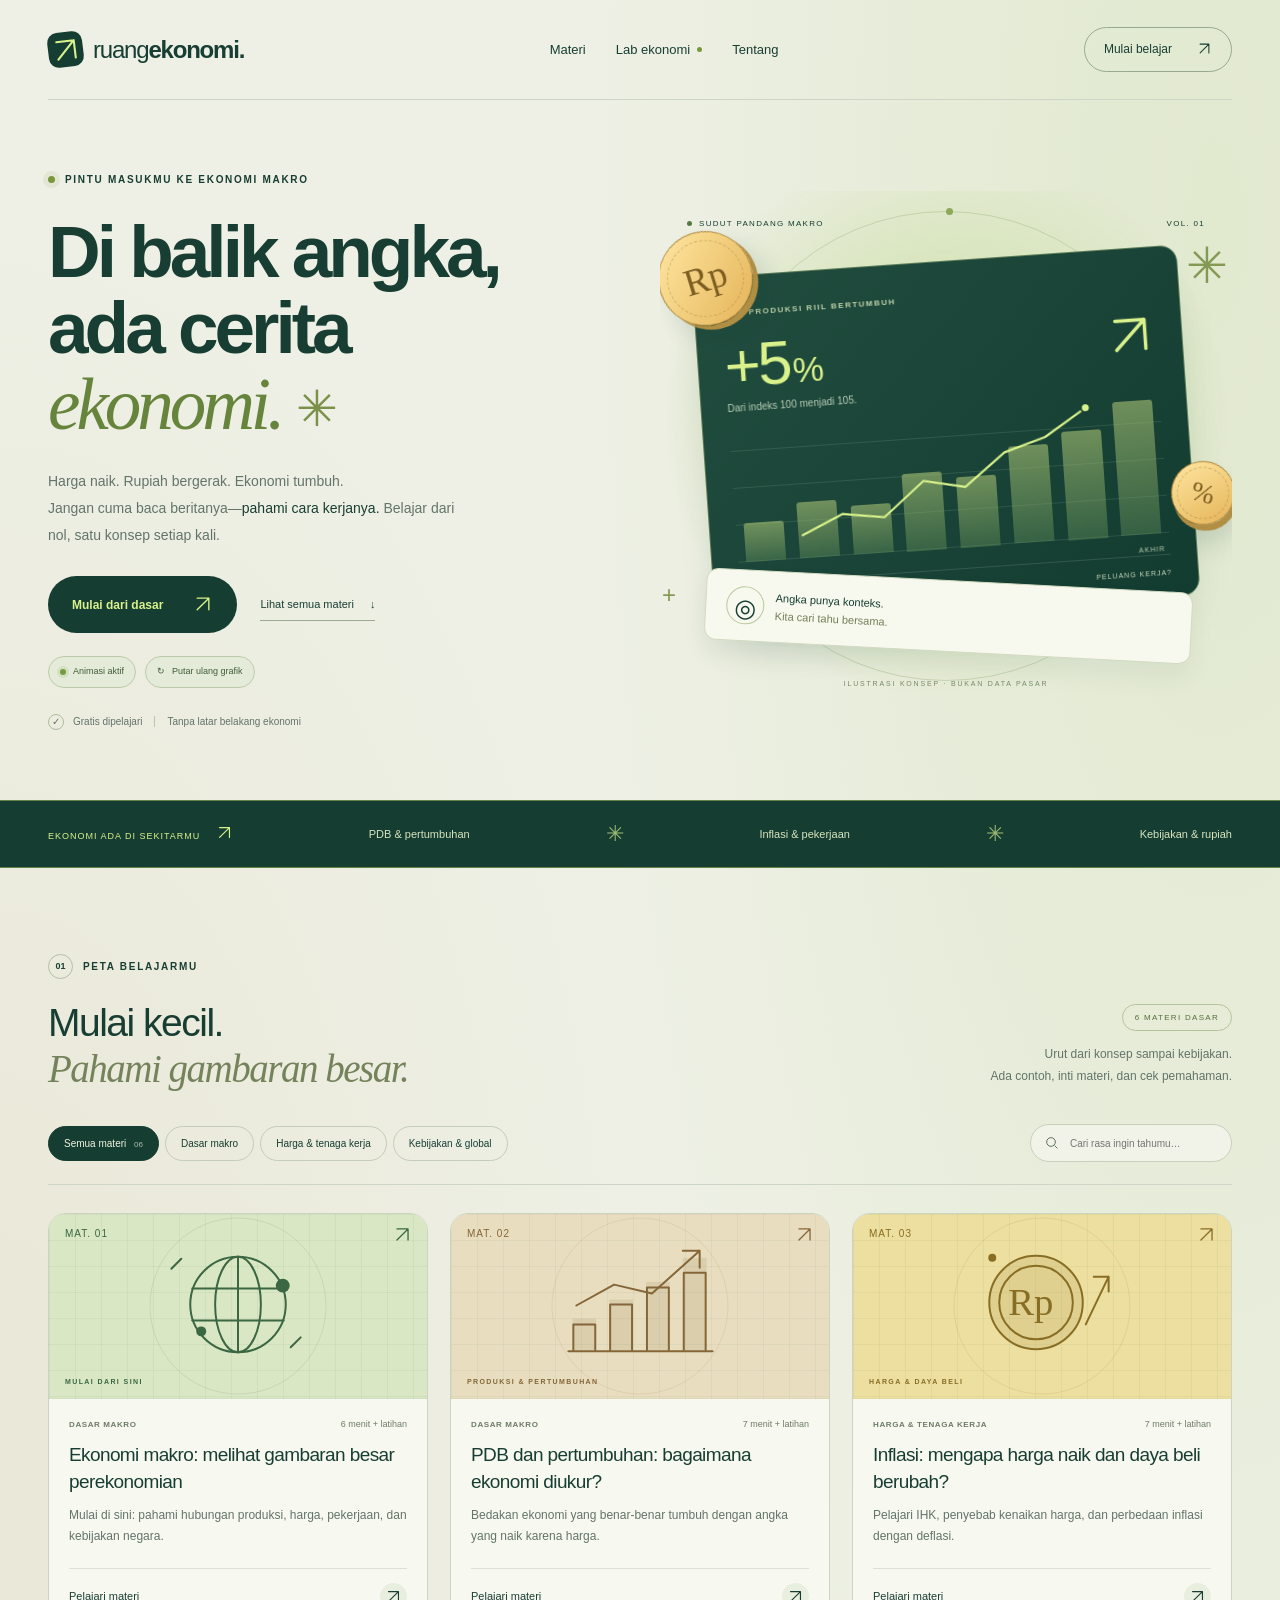
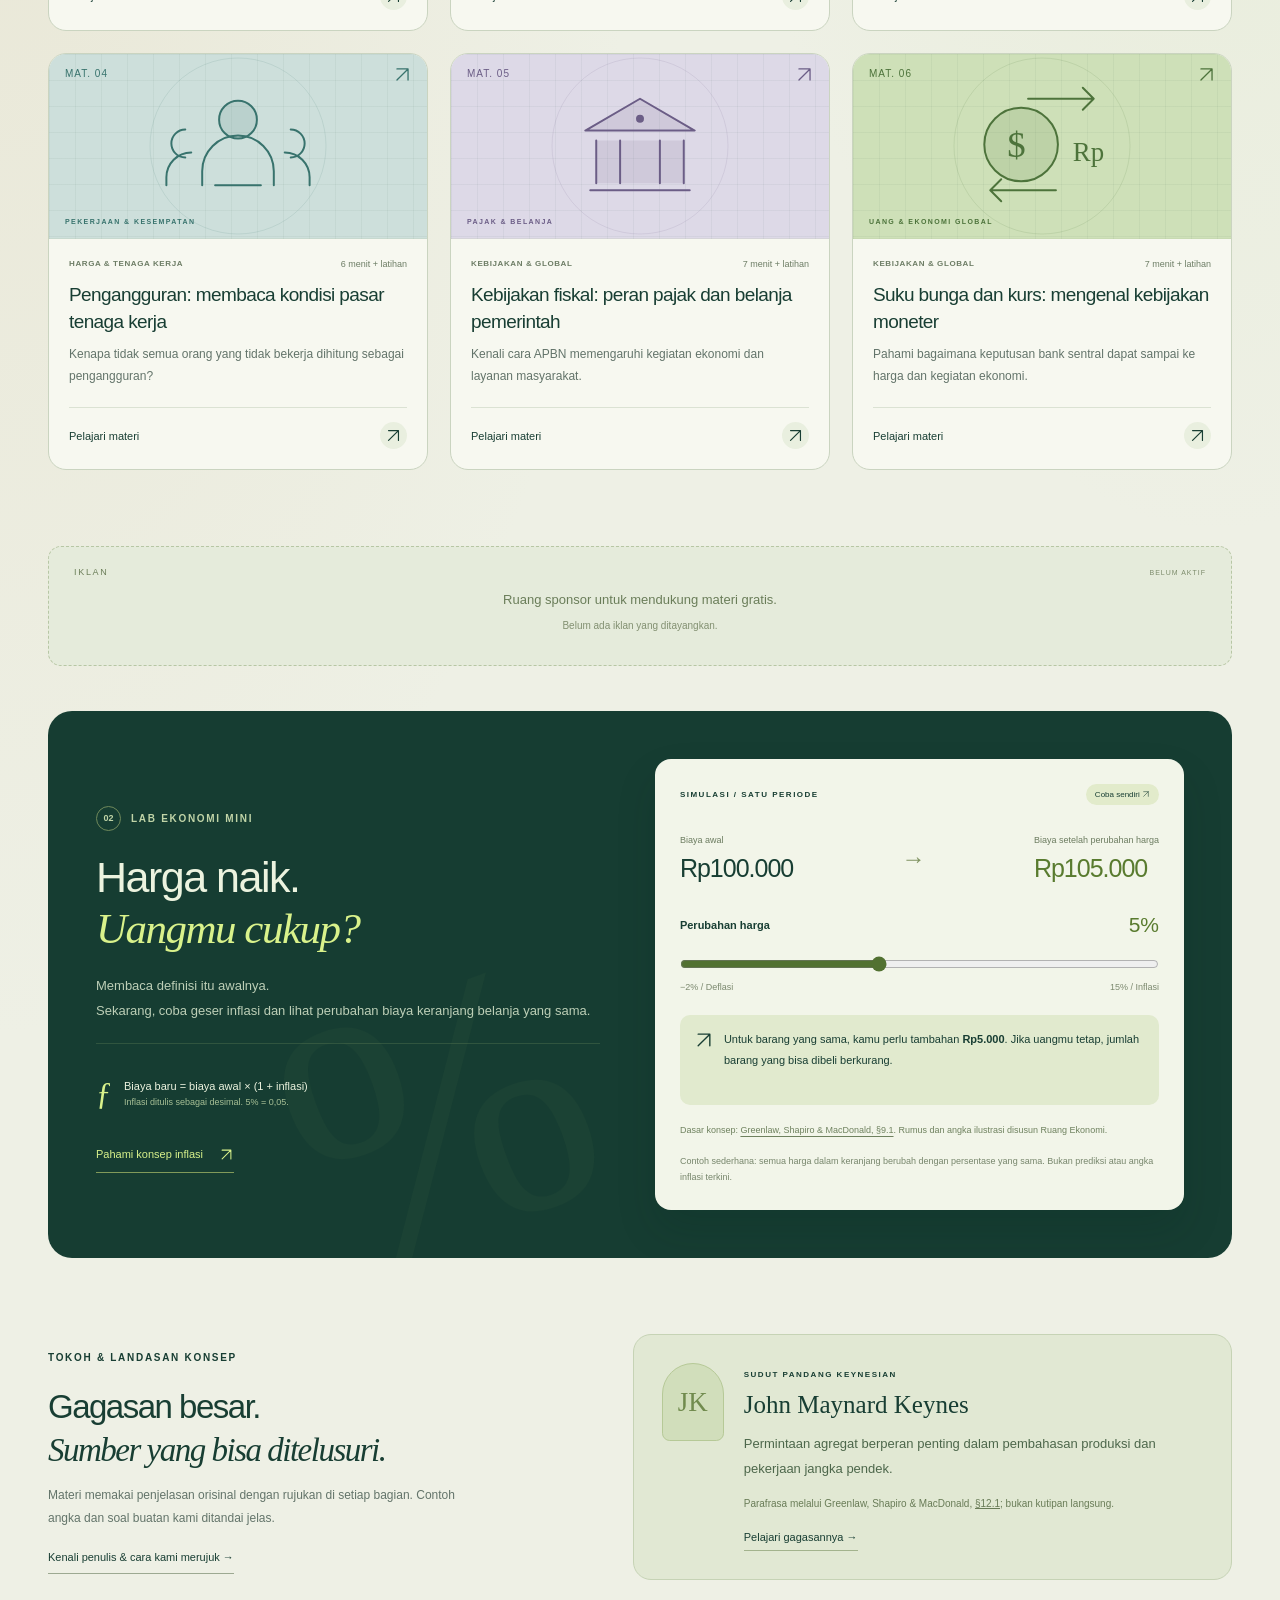
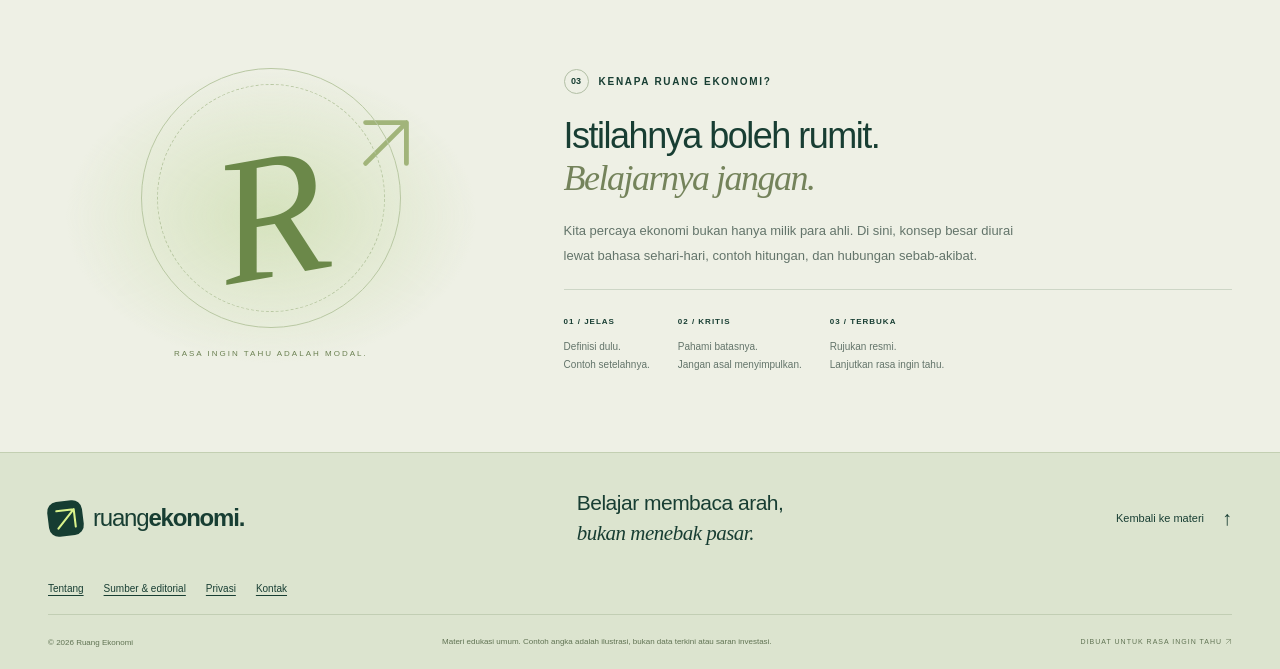
<file: index.html>
<!doctype html>
<html lang="id">
<head>
  <meta charset="UTF-8">
  <meta name="viewport" content="width=device-width, initial-scale=1">
  <meta name="theme-color" content="#163d32">
  <meta name="description" content="Pahami ekonomi makro dari nol. Enam materi tentang PDB, inflasi, pengangguran, fiskal, suku bunga, dan kurs, lengkap dengan contoh dan latihan.">
  <title>Ruang Ekonomi — Di balik angka, ada cerita.</title>
  <link rel="canonical" href="https://okwekk.github.io/Pembelajaran/">
  <link rel="sitemap" type="application/xml" href="sitemap.xml">
  <link rel="icon" href="favicon.svg" type="image/svg+xml">
  <link rel="stylesheet" href="style.css?v=3">
</head>
<body>
<a class="skip-link" href="#artikel">Langsung ke materi</a>
<div class="page-grain" aria-hidden="true"></div>
<header class="site-header wrap">
  <a class="brand" href="./" aria-label="Ruang Ekonomi, beranda"><span class="logo" aria-hidden="true"><svg class="arrow-icon" viewBox="0 0 24 24" fill="none" aria-hidden="true"><path d="M5 19 19 5M5 5h14v14"/></svg></span><span>ruang<strong>ekonomi.</strong></span></a>
  <nav aria-label="Navigasi utama"><a href="#artikel">Materi</a><a href="#laboratorium">Lab ekonomi <span class="nav-dot" aria-hidden="true"></span></a><a href="#tentang">Tentang</a></nav>
  <a class="header-cta" href="#baca-pengantar-makro">Mulai belajar <span aria-hidden="true"><svg class="arrow-icon" viewBox="0 0 24 24" fill="none" aria-hidden="true"><path d="M5 19 19 5M5 5h14v14"/></svg></span></a>
</header>
<main>
  <section class="hero wrap">
    <div class="hero-copy">
      <p class="eyebrow"><span class="status-dot" aria-hidden="true"></span> PINTU MASUKMU KE EKONOMI MAKRO</p>
      <h1>Di balik angka,<br>ada cerita<br><em>ekonomi.</em><span class="heading-star" aria-hidden="true">✳</span></h1>
      <p class="intro">Harga naik. Rupiah bergerak. Ekonomi tumbuh.<br>Jangan cuma baca beritanya—<strong>pahami cara kerjanya.</strong> Belajar dari nol, satu konsep setiap kali.</p>
      <div class="hero-actions"><a class="button" href="#baca-pengantar-makro">Mulai dari dasar <span aria-hidden="true"><svg class="arrow-icon" viewBox="0 0 24 24" fill="none" aria-hidden="true"><path d="M5 19 19 5M5 5h14v14"/></svg></span></a><a class="text-link" href="#artikel">Lihat semua materi <span aria-hidden="true">↓</span></a></div>
      <div class="motion-controls"><button id="motion-toggle" type="button" role="switch" aria-checked="true" aria-label="Animasi dekoratif"><span class="motion-indicator" aria-hidden="true"></span><span class="motion-label">Animasi aktif</span></button><button id="replay-chart" type="button"><span aria-hidden="true">↻</span> Putar ulang grafik</button></div><div class="hero-proof"><span class="proof-icon" aria-hidden="true">✓</span><span>Gratis dipelajari</span><span class="proof-divider"></span><span>Tanpa latar belakang ekonomi</span></div>
    </div>
    <div class="economy-scene" aria-label="Ilustrasi pertumbuhan produksi: indeks 100 menjadi 105, naik 5 persen. Angka ilustrasi, bukan data terkini." role="img">
      <div class="scene-orbit orbit-a" aria-hidden="true"></div><div class="scene-orbit orbit-b" aria-hidden="true"></div>
      <span class="scene-spark spark-a" aria-hidden="true">✳</span><span class="scene-spark spark-b" aria-hidden="true">+</span>
      <div class="scene-topline"><span><i></i> SUDUT PANDANG MAKRO</span><span>VOL. 01</span></div>
      <div class="growth-card"><span class="mini-label">JIKA PRODUKSI RIIL BERTUMBUH</span><div class="growth-value">+<span id="growth-count">5</span><span>%</span><span class="growth-arrow" aria-hidden="true"><svg class="arrow-icon" viewBox="0 0 24 24" fill="none" aria-hidden="true"><path d="M5 19 19 5M5 5h14v14"/></svg></span></div><p>Dari indeks 100 menjadi 105.</p><div class="chart-area" aria-hidden="true"><div class="chart-grid"></div><div class="chart-bars"><i style="--bar:28%;--i:0"></i><i style="--bar:40%;--i:1"></i><i style="--bar:35%;--i:2"></i><i style="--bar:55%;--i:3"></i><i style="--bar:50%;--i:4"></i><i style="--bar:69%;--i:5"></i><i style="--bar:77%;--i:6"></i><i style="--bar:95%;--i:7"></i></div><svg class="growth-line" viewBox="0 0 360 160" fill="none"><path d="M10 134L57 113L104 120L151 82L198 92L245 56L292 42L340 12"/><circle cx="340" cy="12" r="5"/></svg><div class="chart-labels"><span>AWAL</span><span>AKHIR</span></div></div><div class="growth-foot"><span>PRODUKSI ↑</span><span>PELUANG KERJA?</span></div></div>
      <div class="scene-coin coin-one" aria-hidden="true"><span>Rp</span></div><div class="scene-coin coin-two" aria-hidden="true"><span>%</span></div>
      <div class="floating-note"><span class="note-icon" aria-hidden="true">◎</span><span>Angka punya konteks.<br><strong>Kita cari tahu bersama.</strong></span></div>
      <p class="scene-caption">ILUSTRASI KONSEP · BUKAN DATA PASAR</p>
    </div>
  </section>
  <div class="topic-band"><div class="wrap topic-inner"><span class="band-title">EKONOMI ADA DI SEKITARMU <span aria-hidden="true"><svg class="arrow-icon" viewBox="0 0 24 24" fill="none" aria-hidden="true"><path d="M5 19 19 5M5 5h14v14"/></svg></span></span><span>PDB & pertumbuhan</span><span class="band-star" aria-hidden="true">✳</span><span>Inflasi & pekerjaan</span><span class="band-star" aria-hidden="true">✳</span><span>Kebijakan & rupiah</span></div></div>
  <section id="artikel" class="articles wrap section-space">
    <div class="section-heading reveal"><div><p class="eyebrow"><span class="section-number">01</span> PETA BELAJARMU</p><h2>Mulai kecil.<br><em>Pahami gambaran besar.</em></h2></div><div class="section-aside"><span class="outlined-badge">6 MATERI DASAR</span><p>Urut dari konsep sampai kebijakan.<br>Ada contoh, inti materi, dan cek pemahaman.</p></div></div>
    <div class="filters"><div class="categories" role="group" aria-label="Kategori materi"><button class="active" data-category="Semua" aria-pressed="true">Semua materi <span>06</span></button><button data-category="Dasar makro" aria-pressed="false">Dasar makro</button><button data-category="Harga & tenaga kerja" aria-pressed="false">Harga & tenaga kerja</button><button data-category="Kebijakan & global" aria-pressed="false">Kebijakan & global</button></div><label class="search"><svg viewBox="0 0 24 24" fill="none" aria-hidden="true"><circle cx="10.5" cy="10.5" r="6.5"/><path d="m16 16 4 4"/></svg><input type="search" id="search" placeholder="Cari rasa ingin tahumu…" aria-label="Cari materi"></label></div>
    <p id="results" class="sr-only" aria-live="polite"></p>
    <div id="article-grid" class="article-grid"></div>
    <div id="empty" class="empty-state" hidden><span aria-hidden="true">⌕</span><h3>Belum ketemu topiknya.</h3><p>Coba kata lain atau kembalikan filter ke semua materi.</p><button id="reset-search" class="button">Tampilkan semua materi <svg class="arrow-icon" viewBox="0 0 24 24" fill="none" aria-hidden="true"><path d="M5 19 19 5M5 5h14v14"/></svg></button></div>
  </section>
  <aside class="ad-placeholder wrap" aria-label="Ruang iklan yang belum aktif"><div><span class="ad-label">IKLAN</span><span class="ad-state">BELUM AKTIF</span></div><p>Ruang sponsor untuk mendukung materi gratis.</p><small>Belum ada iklan yang ditayangkan.</small></aside>
  <section id="laboratorium" class="lab-section wrap reveal">
    <div class="lab-copy"><p class="eyebrow"><span class="section-number">02</span> LAB EKONOMI MINI</p><h2>Harga naik.<br><em>Uangmu cukup?</em></h2><p>Membaca definisi itu awalnya.<br>Sekarang, coba geser inflasi dan lihat perubahan biaya keranjang belanja yang sama.</p><div class="lab-formula"><span aria-hidden="true">ƒ</span><div>Biaya baru = biaya awal × (1 + inflasi)<small>Inflasi ditulis sebagai desimal. 5% = 0,05.</small></div></div><a class="text-link" href="#baca-inflasi">Pahami konsep inflasi <span aria-hidden="true"><svg class="arrow-icon" viewBox="0 0 24 24" fill="none" aria-hidden="true"><path d="M5 19 19 5M5 5h14v14"/></svg></span></a></div>
    <div class="simulator"><div class="simulator-heading"><span class="mini-label">SIMULASI / SATU PERIODE</span><span class="sim-badge">Coba sendiri <svg class="arrow-icon" viewBox="0 0 24 24" fill="none" aria-hidden="true"><path d="M5 19 19 5M5 5h14v14"/></svg></span></div><div class="basket-values"><div><span>Biaya awal</span><strong>Rp100.000</strong></div><span class="basket-arrow" aria-hidden="true">→</span><div><span>Biaya setelah perubahan harga</span><strong id="basket-cost">Rp105.000</strong></div></div><div class="inflation-control"><label for="inflation">Perubahan harga</label><output for="inflation" id="inflation-value">5%</output></div><input id="inflation" type="range" min="-2" max="15" step="1" value="5" aria-describedby="simulation-note"><div class="range-labels"><span>−2% / Deflasi</span><span>15% / Inflasi</span></div><div class="simulation-result" role="status" aria-live="polite" aria-atomic="true"><span class="result-icon" aria-hidden="true"><svg class="arrow-icon" viewBox="0 0 24 24" fill="none" aria-hidden="true"><path d="M5 19 19 5M5 5h14v14"/></svg></span><p id="simulation-result">Untuk barang yang sama, kamu perlu tambahan <strong>Rp5.000</strong>. Jika uangmu tetap, jumlah barang yang bisa dibeli berkurang.</p></div><p class="lab-source">Dasar konsep: <a href="https://openstax.org/books/principles-macroeconomics-3e/pages/9-1-tracking-inflation" target="_blank" rel="noopener noreferrer">Greenlaw, Shapiro & MacDonald, §9.1</a>. Rumus dan angka ilustrasi disusun Ruang Ekonomi.</p><p id="simulation-note" class="simulation-note">Contoh sederhana: semua harga dalam keranjang berubah dengan persentase yang sama. Bukan prediksi atau angka inflasi terkini.</p></div>
  </section>
  <section class="source-feature wrap section-space reveal" aria-labelledby="source-feature-title"><div><p class="eyebrow">TOKOH & LANDASAN KONSEP</p><h2 id="source-feature-title">Gagasan besar.<br><em>Sumber yang bisa ditelusuri.</em></h2><p>Materi memakai penjelasan orisinal dengan rujukan di setiap bagian. Contoh angka dan soal buatan kami ditandai jelas.</p><a class="text-link" href="sumber.html">Kenali penulis & cara kami merujuk →</a></div><div class="thinker-card"><span class="thinker-monogram" aria-hidden="true">JK</span><div><span class="mini-label">SUDUT PANDANG KEYNESIAN</span><h3>John Maynard Keynes</h3><p>Permintaan agregat berperan penting dalam pembahasan produksi dan pekerjaan jangka pendek.</p><small>Parafrasa melalui Greenlaw, Shapiro & MacDonald, <a href="https://openstax.org/books/principles-macroeconomics-3e/pages/12-1-aggregate-demand-in-keynesian-analysis" target="_blank" rel="noopener noreferrer">§12.1</a>; bukan kutipan langsung.</small><a class="thinker-link" href="#baca-pengantar-makro">Pelajari gagasannya →</a></div></div></section>
  <section id="tentang" class="about wrap section-space reveal"><div class="about-mark" aria-hidden="true"><span>R</span><i><svg class="arrow-icon" viewBox="0 0 24 24" fill="none" aria-hidden="true"><path d="M5 19 19 5M5 5h14v14"/></svg></i><div class="about-ring"></div><span class="about-word">RASA INGIN TAHU ADALAH MODAL.</span></div><div class="about-copy"><p class="eyebrow"><span class="section-number">03</span> KENAPA RUANG EKONOMI?</p><h2>Istilahnya boleh rumit.<br><em>Belajarnya jangan.</em></h2><p>Kita percaya ekonomi bukan hanya milik para ahli. Di sini, konsep besar diurai lewat bahasa sehari-hari, contoh hitungan, dan hubungan sebab-akibat.</p><div class="about-principles"><div><span>01 / JELAS</span><p>Definisi dulu.<br>Contoh setelahnya.</p></div><div><span>02 / KRITIS</span><p>Pahami batasnya.<br>Jangan asal menyimpulkan.</p></div><div><span>03 / TERBUKA</span><p>Rujukan resmi.<br>Lanjutkan rasa ingin tahu.</p></div></div></div></section>
</main>
<footer class="site-footer"><div class="wrap"><div class="footer-top"><a class="brand" href="./"><span class="logo" aria-hidden="true"><svg class="arrow-icon" viewBox="0 0 24 24" fill="none" aria-hidden="true"><path d="M5 19 19 5M5 5h14v14"/></svg></span><span>ruang<strong>ekonomi.</strong></span></a><p>Belajar membaca arah,<br><em>bukan menebak pasar.</em></p><a href="#artikel" class="back-link">Kembali ke materi <span aria-hidden="true">↑</span></a></div><div class="footer-links"><a href="tentang.html">Tentang</a><a href="sumber.html">Sumber & editorial</a><a href="privasi.html">Privasi</a><a href="kontak.html">Kontak</a></div><div class="footer-bottom"><span>© <span id="year"></span> Ruang Ekonomi</span><p>Materi edukasi umum. Contoh angka adalah ilustrasi, bukan data terkini atau saran investasi.</p><span>DIBUAT UNTUK RASA INGIN TAHU <svg class="arrow-icon" viewBox="0 0 24 24" fill="none" aria-hidden="true"><path d="M5 19 19 5M5 5h14v14"/></svg></span></div></div></footer>
<dialog id="reader" aria-labelledby="reader-title"><div class="reader-top"><span>RUANG EKONOMI <span class="reader-slash">/</span> <span id="lesson-number">MATERI 01</span></span><button id="close-reader" aria-label="Tutup materi">✕</button><div class="reading-track" aria-hidden="true"><div id="reading-progress"></div></div></div><div class="reader-body"><div id="reader-content"></div><p class="reader-disclaimer">Materi edukasi umum, bukan saran investasi pribadi. Semua contoh angka bersifat ilustrasi.</p></div></dialog>
<noscript><div class="noscript-note">Aktifkan JavaScript untuk membuka materi, pencarian, dan simulasi interaktif.</div></noscript>
<script src="animations.js?v=3"></script>
<script src="citations.js?v=3"></script>
<script src="app.js?v=3"></script>
</body>
</html>
</file>
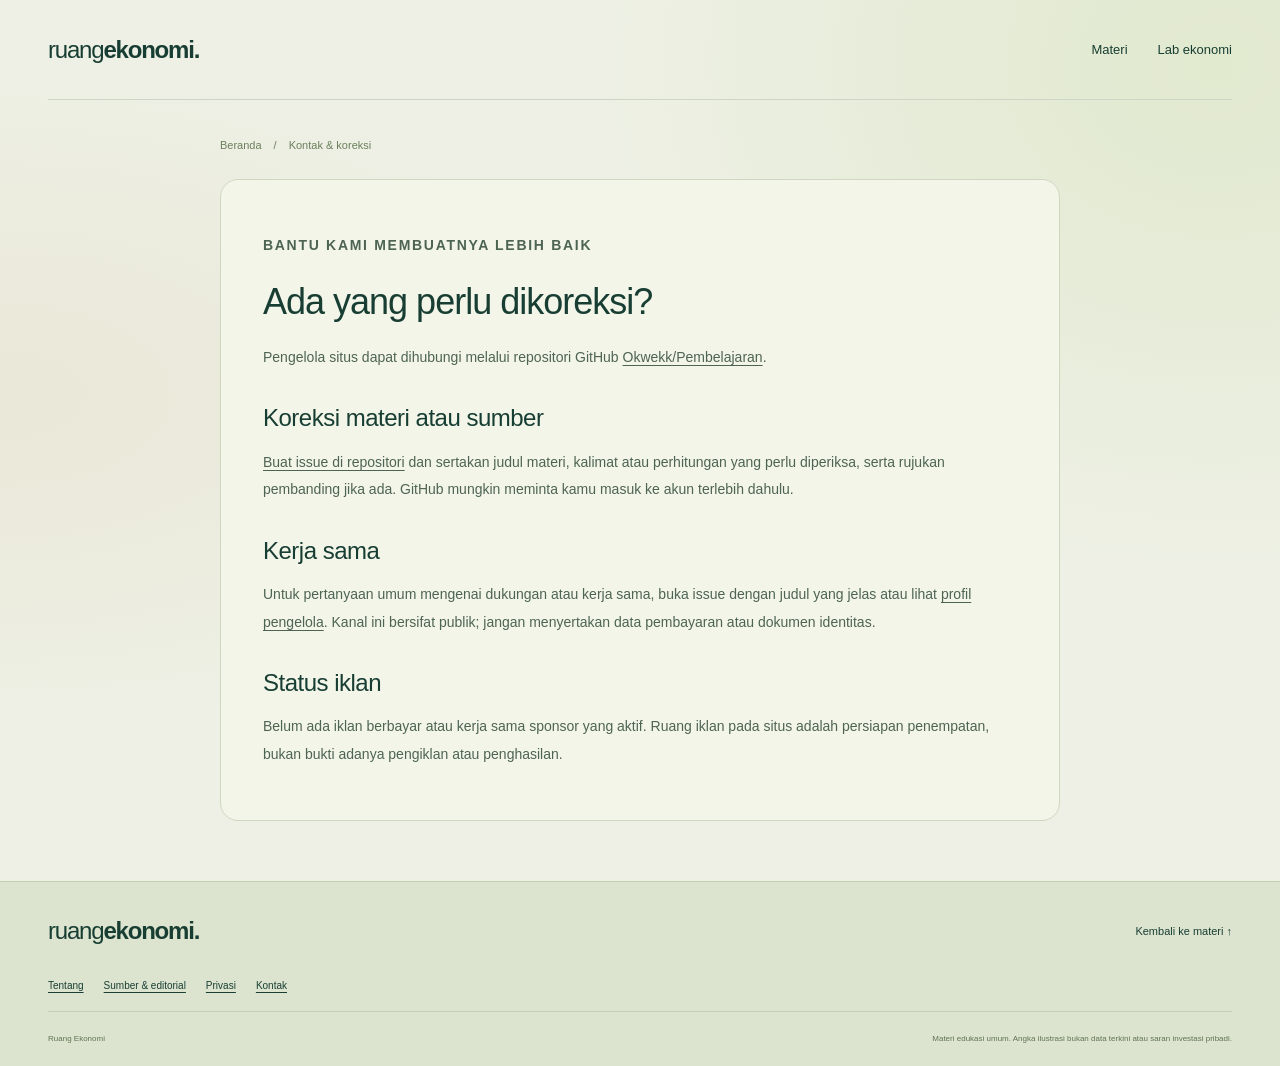
<file: kontak.html>
<!doctype html>
<html lang="id"><head><meta charset="UTF-8"><meta name="viewport" content="width=device-width, initial-scale=1"><meta name="description" content="Kanal pengelola untuk masukan materi, koreksi sumber, dan pertanyaan kerja sama."><meta name="theme-color" content="#163d32"><title>Kontak &amp; koreksi — Ruang Ekonomi</title><link rel="canonical" href="https://okwekk.github.io/Pembelajaran/kontak.html"><link rel="icon" href="favicon.svg" type="image/svg+xml"><link rel="stylesheet" href="style.css?v=3"></head>
<body><a class="skip-link" href="#isi">Langsung ke isi</a><header class="site-header wrap"><a class="brand" href="index.html"><span>ruang<strong>ekonomi.</strong></span></a><nav aria-label="Navigasi utama"><a href="index.html#artikel">Materi</a><a href="index.html#laboratorium">Lab ekonomi</a></nav></header>
<main class="document-main" id="isi"><nav class="breadcrumbs" aria-label="Jejak navigasi"><a href="index.html">Beranda</a><span aria-hidden="true">/</span><span>Kontak &amp; koreksi</span></nav><article class="article-document"><p class="eyebrow">BANTU KAMI MEMBUATNYA LEBIH BAIK</p><h1>Ada yang perlu dikoreksi?</h1><div class="document-copy"><p>Pengelola situs dapat dihubungi melalui repositori GitHub <a href="https://github.com/Okwekk/Pembelajaran" target="_blank" rel="noopener noreferrer">Okwekk/Pembelajaran</a>.</p><h2>Koreksi materi atau sumber</h2><p><a href="https://github.com/Okwekk/Pembelajaran/issues/new" target="_blank" rel="noopener noreferrer">Buat issue di repositori</a> dan sertakan judul materi, kalimat atau perhitungan yang perlu diperiksa, serta rujukan pembanding jika ada. GitHub mungkin meminta kamu masuk ke akun terlebih dahulu.</p><h2>Kerja sama</h2><p>Untuk pertanyaan umum mengenai dukungan atau kerja sama, buka issue dengan judul yang jelas atau lihat <a href="https://github.com/Okwekk" target="_blank" rel="noopener noreferrer">profil pengelola</a>. Kanal ini bersifat publik; jangan menyertakan data pembayaran atau dokumen identitas.</p><h2>Status iklan</h2><p>Belum ada iklan berbayar atau kerja sama sponsor yang aktif. Ruang iklan pada situs adalah persiapan penempatan, bukan bukti adanya pengiklan atau penghasilan.</p></div></article></main>
<footer class="site-footer"><div class="wrap"><div class="footer-top"><a class="brand" href="index.html"><span>ruang<strong>ekonomi.</strong></span></a><a class="back-link" href="index.html#artikel">Kembali ke materi ↑</a></div><div class="footer-links"><a href="tentang.html">Tentang</a><a href="sumber.html">Sumber & editorial</a><a href="privasi.html">Privasi</a><a href="kontak.html">Kontak</a></div><div class="footer-bottom"><span>Ruang Ekonomi</span><p>Materi edukasi umum. Angka ilustrasi bukan data terkini atau saran investasi pribadi.</p></div></div></footer>
<script src="article-page.js?v=3"></script></body></html>
</file>
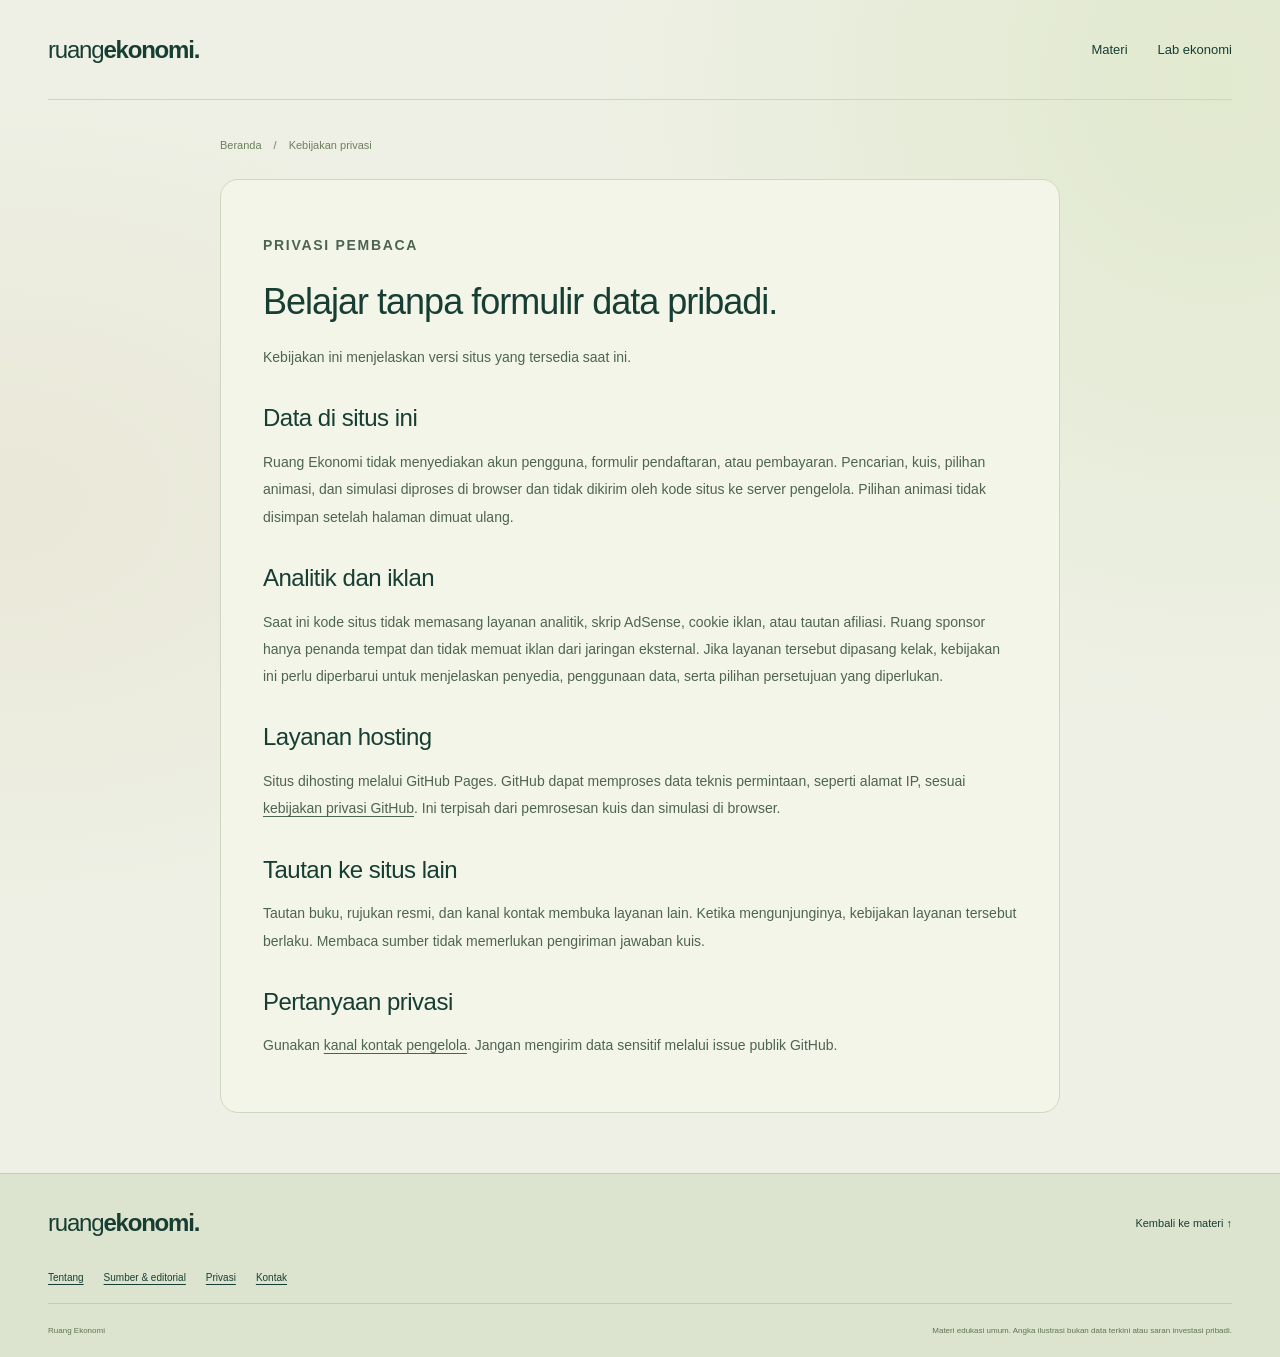
<file: privasi.html>
<!doctype html>
<html lang="id"><head><meta charset="UTF-8"><meta name="viewport" content="width=device-width, initial-scale=1"><meta name="description" content="Bagaimana data dan layanan pihak ketiga digunakan di Ruang Ekonomi."><meta name="theme-color" content="#163d32"><title>Kebijakan privasi — Ruang Ekonomi</title><link rel="canonical" href="https://okwekk.github.io/Pembelajaran/privasi.html"><link rel="icon" href="favicon.svg" type="image/svg+xml"><link rel="stylesheet" href="style.css?v=3"></head>
<body><a class="skip-link" href="#isi">Langsung ke isi</a><header class="site-header wrap"><a class="brand" href="index.html"><span>ruang<strong>ekonomi.</strong></span></a><nav aria-label="Navigasi utama"><a href="index.html#artikel">Materi</a><a href="index.html#laboratorium">Lab ekonomi</a></nav></header>
<main class="document-main" id="isi"><nav class="breadcrumbs" aria-label="Jejak navigasi"><a href="index.html">Beranda</a><span aria-hidden="true">/</span><span>Kebijakan privasi</span></nav><article class="article-document"><p class="eyebrow">PRIVASI PEMBACA</p><h1>Belajar tanpa formulir data pribadi.</h1><div class="document-copy"><p>Kebijakan ini menjelaskan versi situs yang tersedia saat ini.</p><h2>Data di situs ini</h2><p>Ruang Ekonomi tidak menyediakan akun pengguna, formulir pendaftaran, atau pembayaran. Pencarian, kuis, pilihan animasi, dan simulasi diproses di browser dan tidak dikirim oleh kode situs ke server pengelola. Pilihan animasi tidak disimpan setelah halaman dimuat ulang.</p><h2>Analitik dan iklan</h2><p>Saat ini kode situs tidak memasang layanan analitik, skrip AdSense, cookie iklan, atau tautan afiliasi. Ruang sponsor hanya penanda tempat dan tidak memuat iklan dari jaringan eksternal. Jika layanan tersebut dipasang kelak, kebijakan ini perlu diperbarui untuk menjelaskan penyedia, penggunaan data, serta pilihan persetujuan yang diperlukan.</p><h2>Layanan hosting</h2><p>Situs dihosting melalui GitHub Pages. GitHub dapat memproses data teknis permintaan, seperti alamat IP, sesuai <a href="https://docs.github.com/en/site-policy/privacy-policies/github-general-privacy-statement" target="_blank" rel="noopener noreferrer">kebijakan privasi GitHub</a>. Ini terpisah dari pemrosesan kuis dan simulasi di browser.</p><h2>Tautan ke situs lain</h2><p>Tautan buku, rujukan resmi, dan kanal kontak membuka layanan lain. Ketika mengunjunginya, kebijakan layanan tersebut berlaku. Membaca sumber tidak memerlukan pengiriman jawaban kuis.</p><h2>Pertanyaan privasi</h2><p>Gunakan <a href="kontak.html">kanal kontak pengelola</a>. Jangan mengirim data sensitif melalui issue publik GitHub.</p></div></article></main>
<footer class="site-footer"><div class="wrap"><div class="footer-top"><a class="brand" href="index.html"><span>ruang<strong>ekonomi.</strong></span></a><a class="back-link" href="index.html#artikel">Kembali ke materi ↑</a></div><div class="footer-links"><a href="tentang.html">Tentang</a><a href="sumber.html">Sumber & editorial</a><a href="privasi.html">Privasi</a><a href="kontak.html">Kontak</a></div><div class="footer-bottom"><span>Ruang Ekonomi</span><p>Materi edukasi umum. Angka ilustrasi bukan data terkini atau saran investasi pribadi.</p></div></div></footer>
<script src="article-page.js?v=3"></script></body></html>
</file>
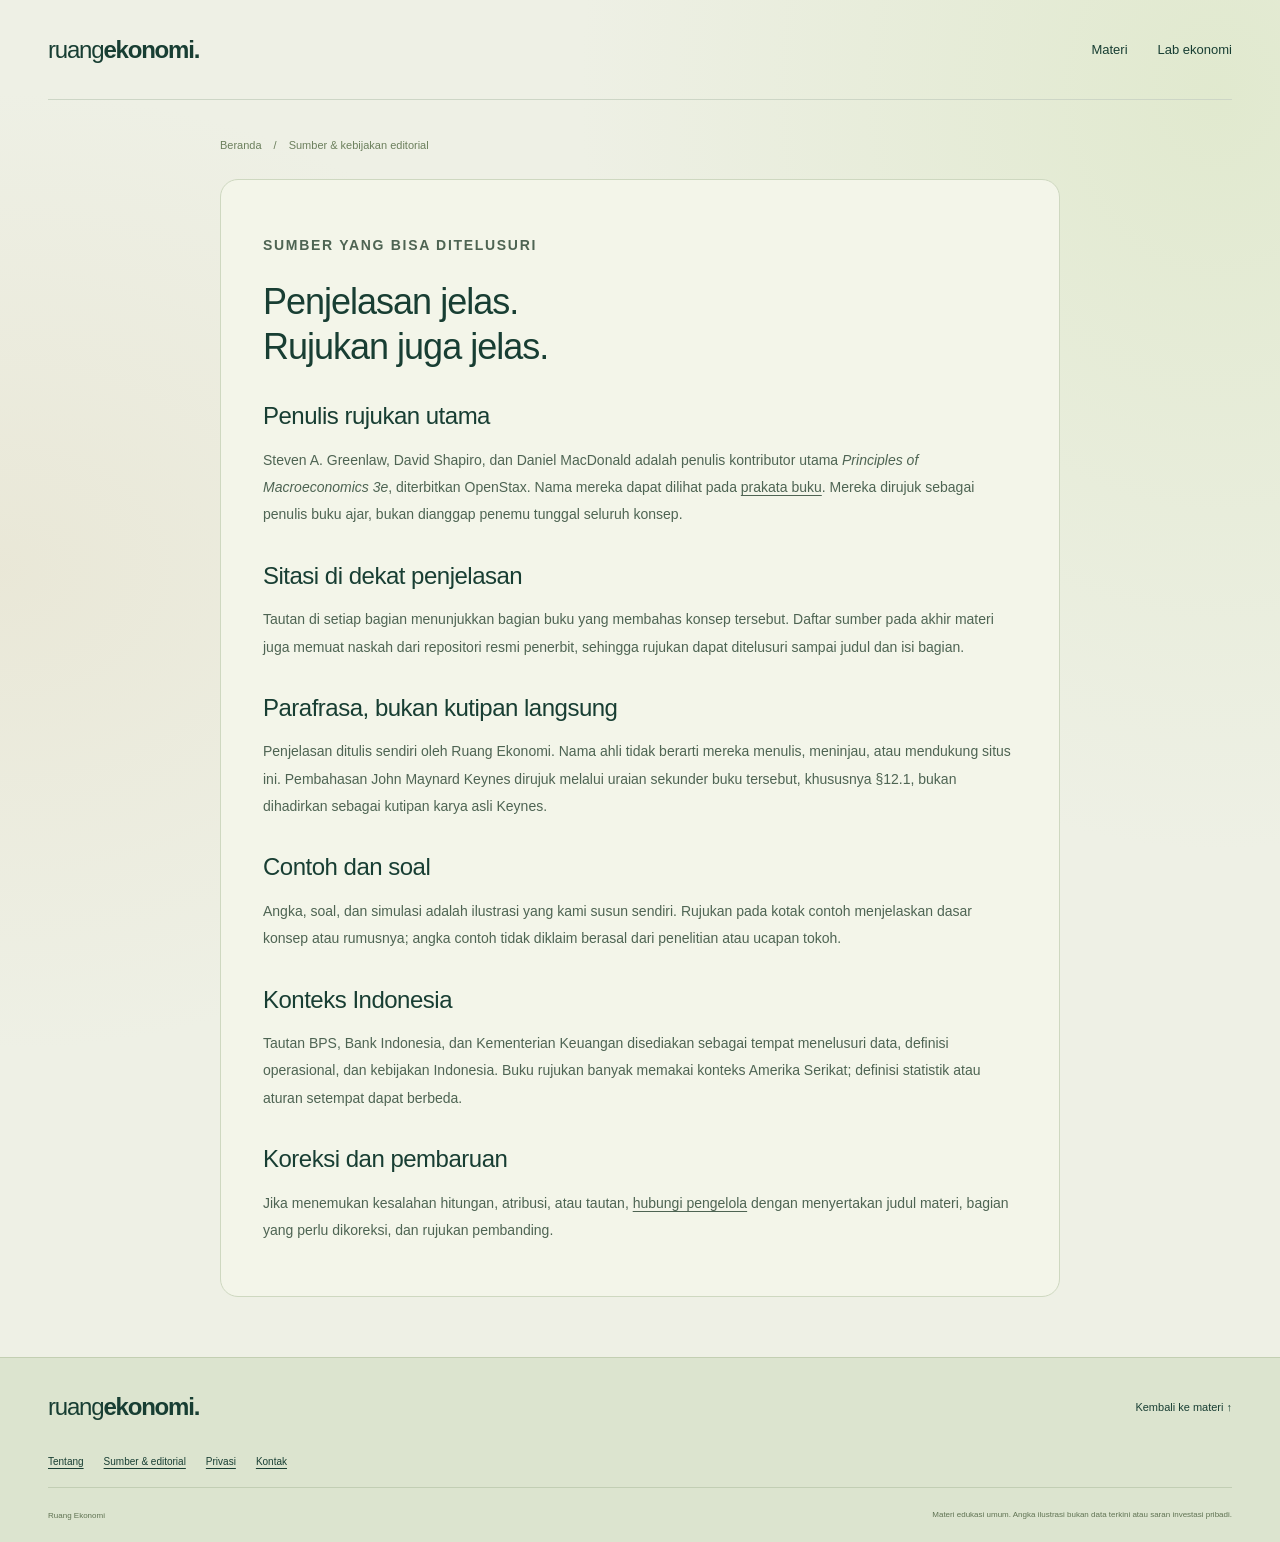
<file: sumber.html>
<!doctype html>
<html lang="id"><head><meta charset="UTF-8"><meta name="viewport" content="width=device-width, initial-scale=1"><meta name="description" content="Penulis rujukan, cakupan sitasi, dan perbedaan parafrasa dengan kutipan."><meta name="theme-color" content="#163d32"><title>Sumber &amp; kebijakan editorial — Ruang Ekonomi</title><link rel="canonical" href="https://okwekk.github.io/Pembelajaran/sumber.html"><link rel="icon" href="favicon.svg" type="image/svg+xml"><link rel="stylesheet" href="style.css?v=3"></head>
<body><a class="skip-link" href="#isi">Langsung ke isi</a><header class="site-header wrap"><a class="brand" href="index.html"><span>ruang<strong>ekonomi.</strong></span></a><nav aria-label="Navigasi utama"><a href="index.html#artikel">Materi</a><a href="index.html#laboratorium">Lab ekonomi</a></nav></header>
<main class="document-main" id="isi"><nav class="breadcrumbs" aria-label="Jejak navigasi"><a href="index.html">Beranda</a><span aria-hidden="true">/</span><span>Sumber &amp; kebijakan editorial</span></nav><article class="article-document"><p class="eyebrow">SUMBER YANG BISA DITELUSURI</p><h1>Penjelasan jelas.<br>Rujukan juga jelas.</h1><div class="document-copy"><h2>Penulis rujukan utama</h2><p>Steven A. Greenlaw, David Shapiro, dan Daniel MacDonald adalah penulis kontributor utama <em>Principles of Macroeconomics 3e</em>, diterbitkan OpenStax. Nama mereka dapat dilihat pada <a href="https://openstax.org/books/principles-macroeconomics-3e/pages/preface" target="_blank" rel="noopener noreferrer">prakata buku</a>. Mereka dirujuk sebagai penulis buku ajar, bukan dianggap penemu tunggal seluruh konsep.</p><h2>Sitasi di dekat penjelasan</h2><p>Tautan di setiap bagian menunjukkan bagian buku yang membahas konsep tersebut. Daftar sumber pada akhir materi juga memuat naskah dari repositori resmi penerbit, sehingga rujukan dapat ditelusuri sampai judul dan isi bagian.</p><h2>Parafrasa, bukan kutipan langsung</h2><p>Penjelasan ditulis sendiri oleh Ruang Ekonomi. Nama ahli tidak berarti mereka menulis, meninjau, atau mendukung situs ini. Pembahasan John Maynard Keynes dirujuk melalui uraian sekunder buku tersebut, khususnya §12.1, bukan dihadirkan sebagai kutipan karya asli Keynes.</p><h2>Contoh dan soal</h2><p>Angka, soal, dan simulasi adalah ilustrasi yang kami susun sendiri. Rujukan pada kotak contoh menjelaskan dasar konsep atau rumusnya; angka contoh tidak diklaim berasal dari penelitian atau ucapan tokoh.</p><h2>Konteks Indonesia</h2><p>Tautan BPS, Bank Indonesia, dan Kementerian Keuangan disediakan sebagai tempat menelusuri data, definisi operasional, dan kebijakan Indonesia. Buku rujukan banyak memakai konteks Amerika Serikat; definisi statistik atau aturan setempat dapat berbeda.</p><h2>Koreksi dan pembaruan</h2><p>Jika menemukan kesalahan hitungan, atribusi, atau tautan, <a href="kontak.html">hubungi pengelola</a> dengan menyertakan judul materi, bagian yang perlu dikoreksi, dan rujukan pembanding.</p></div></article></main>
<footer class="site-footer"><div class="wrap"><div class="footer-top"><a class="brand" href="index.html"><span>ruang<strong>ekonomi.</strong></span></a><a class="back-link" href="index.html#artikel">Kembali ke materi ↑</a></div><div class="footer-links"><a href="tentang.html">Tentang</a><a href="sumber.html">Sumber & editorial</a><a href="privasi.html">Privasi</a><a href="kontak.html">Kontak</a></div><div class="footer-bottom"><span>Ruang Ekonomi</span><p>Materi edukasi umum. Angka ilustrasi bukan data terkini atau saran investasi pribadi.</p></div></div></footer>
<script src="article-page.js?v=3"></script></body></html>
</file>
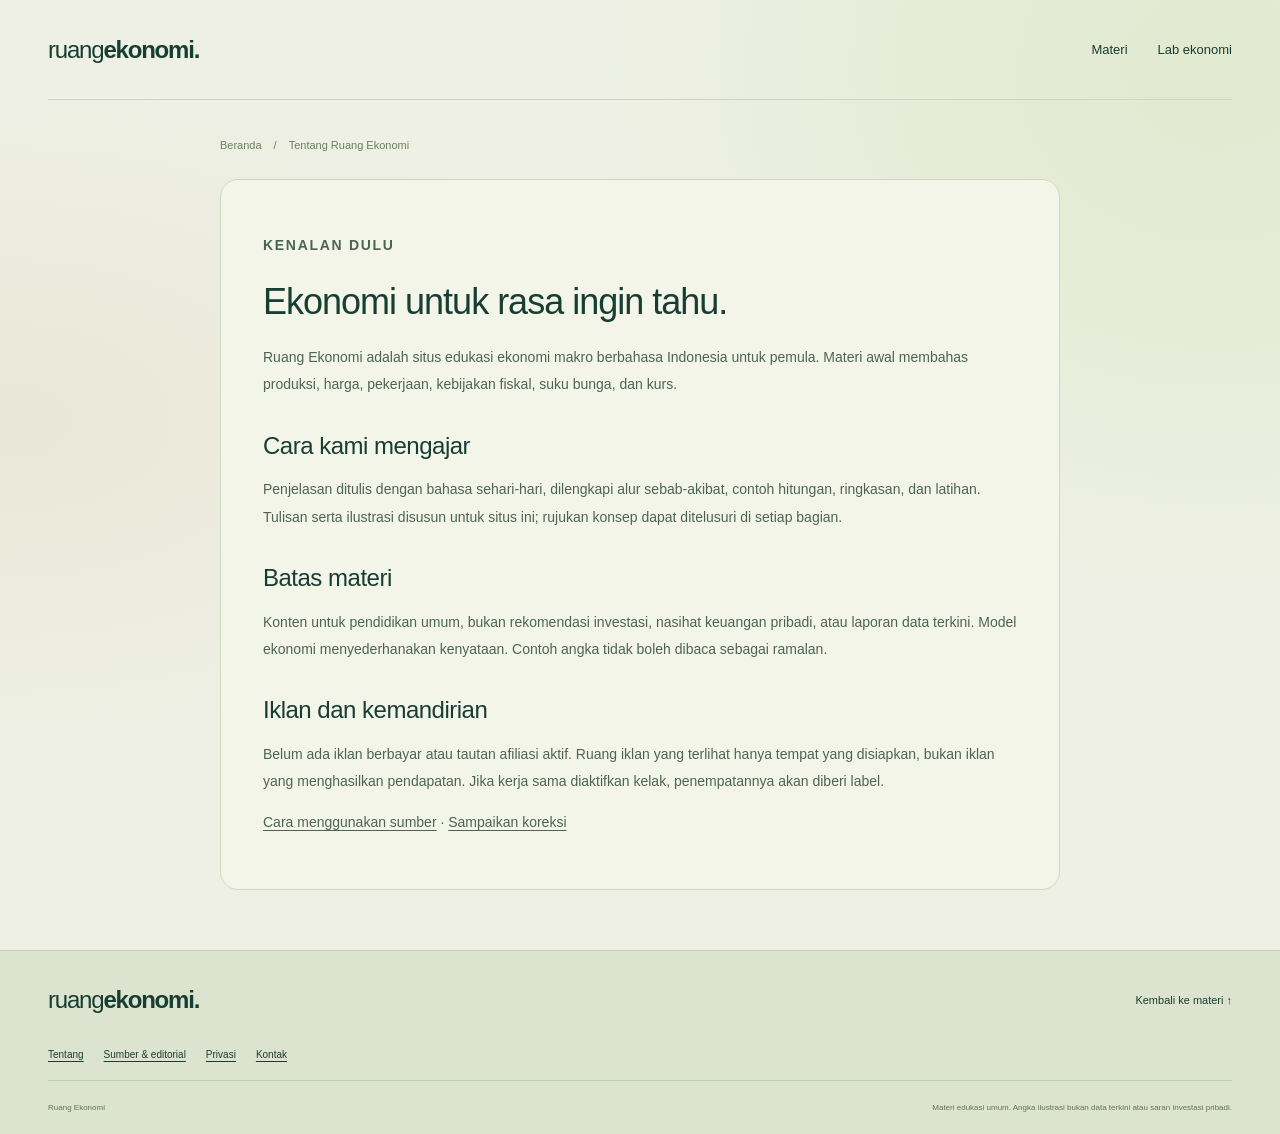
<file: tentang.html>
<!doctype html>
<html lang="id"><head><meta charset="UTF-8"><meta name="viewport" content="width=device-width, initial-scale=1"><meta name="description" content="Kenali tujuan dan batas materi Ruang Ekonomi."><meta name="theme-color" content="#163d32"><title>Tentang Ruang Ekonomi — Ruang Ekonomi</title><link rel="canonical" href="https://okwekk.github.io/Pembelajaran/tentang.html"><link rel="icon" href="favicon.svg" type="image/svg+xml"><link rel="stylesheet" href="style.css?v=3"></head>
<body><a class="skip-link" href="#isi">Langsung ke isi</a><header class="site-header wrap"><a class="brand" href="index.html"><span>ruang<strong>ekonomi.</strong></span></a><nav aria-label="Navigasi utama"><a href="index.html#artikel">Materi</a><a href="index.html#laboratorium">Lab ekonomi</a></nav></header>
<main class="document-main" id="isi"><nav class="breadcrumbs" aria-label="Jejak navigasi"><a href="index.html">Beranda</a><span aria-hidden="true">/</span><span>Tentang Ruang Ekonomi</span></nav><article class="article-document"><p class="eyebrow">KENALAN DULU</p><h1>Ekonomi untuk rasa ingin tahu.</h1><div class="document-copy"><p>Ruang Ekonomi adalah situs edukasi ekonomi makro berbahasa Indonesia untuk pemula. Materi awal membahas produksi, harga, pekerjaan, kebijakan fiskal, suku bunga, dan kurs.</p><h2>Cara kami mengajar</h2><p>Penjelasan ditulis dengan bahasa sehari-hari, dilengkapi alur sebab-akibat, contoh hitungan, ringkasan, dan latihan. Tulisan serta ilustrasi disusun untuk situs ini; rujukan konsep dapat ditelusuri di setiap bagian.</p><h2>Batas materi</h2><p>Konten untuk pendidikan umum, bukan rekomendasi investasi, nasihat keuangan pribadi, atau laporan data terkini. Model ekonomi menyederhanakan kenyataan. Contoh angka tidak boleh dibaca sebagai ramalan.</p><h2>Iklan dan kemandirian</h2><p>Belum ada iklan berbayar atau tautan afiliasi aktif. Ruang iklan yang terlihat hanya tempat yang disiapkan, bukan iklan yang menghasilkan pendapatan. Jika kerja sama diaktifkan kelak, penempatannya akan diberi label.</p><p><a href="sumber.html">Cara menggunakan sumber</a> · <a href="kontak.html">Sampaikan koreksi</a></p></div></article></main>
<footer class="site-footer"><div class="wrap"><div class="footer-top"><a class="brand" href="index.html"><span>ruang<strong>ekonomi.</strong></span></a><a class="back-link" href="index.html#artikel">Kembali ke materi ↑</a></div><div class="footer-links"><a href="tentang.html">Tentang</a><a href="sumber.html">Sumber & editorial</a><a href="privasi.html">Privasi</a><a href="kontak.html">Kontak</a></div><div class="footer-bottom"><span>Ruang Ekonomi</span><p>Materi edukasi umum. Angka ilustrasi bukan data terkini atau saran investasi pribadi.</p></div></div></footer>
<script src="article-page.js?v=3"></script></body></html>
</file>
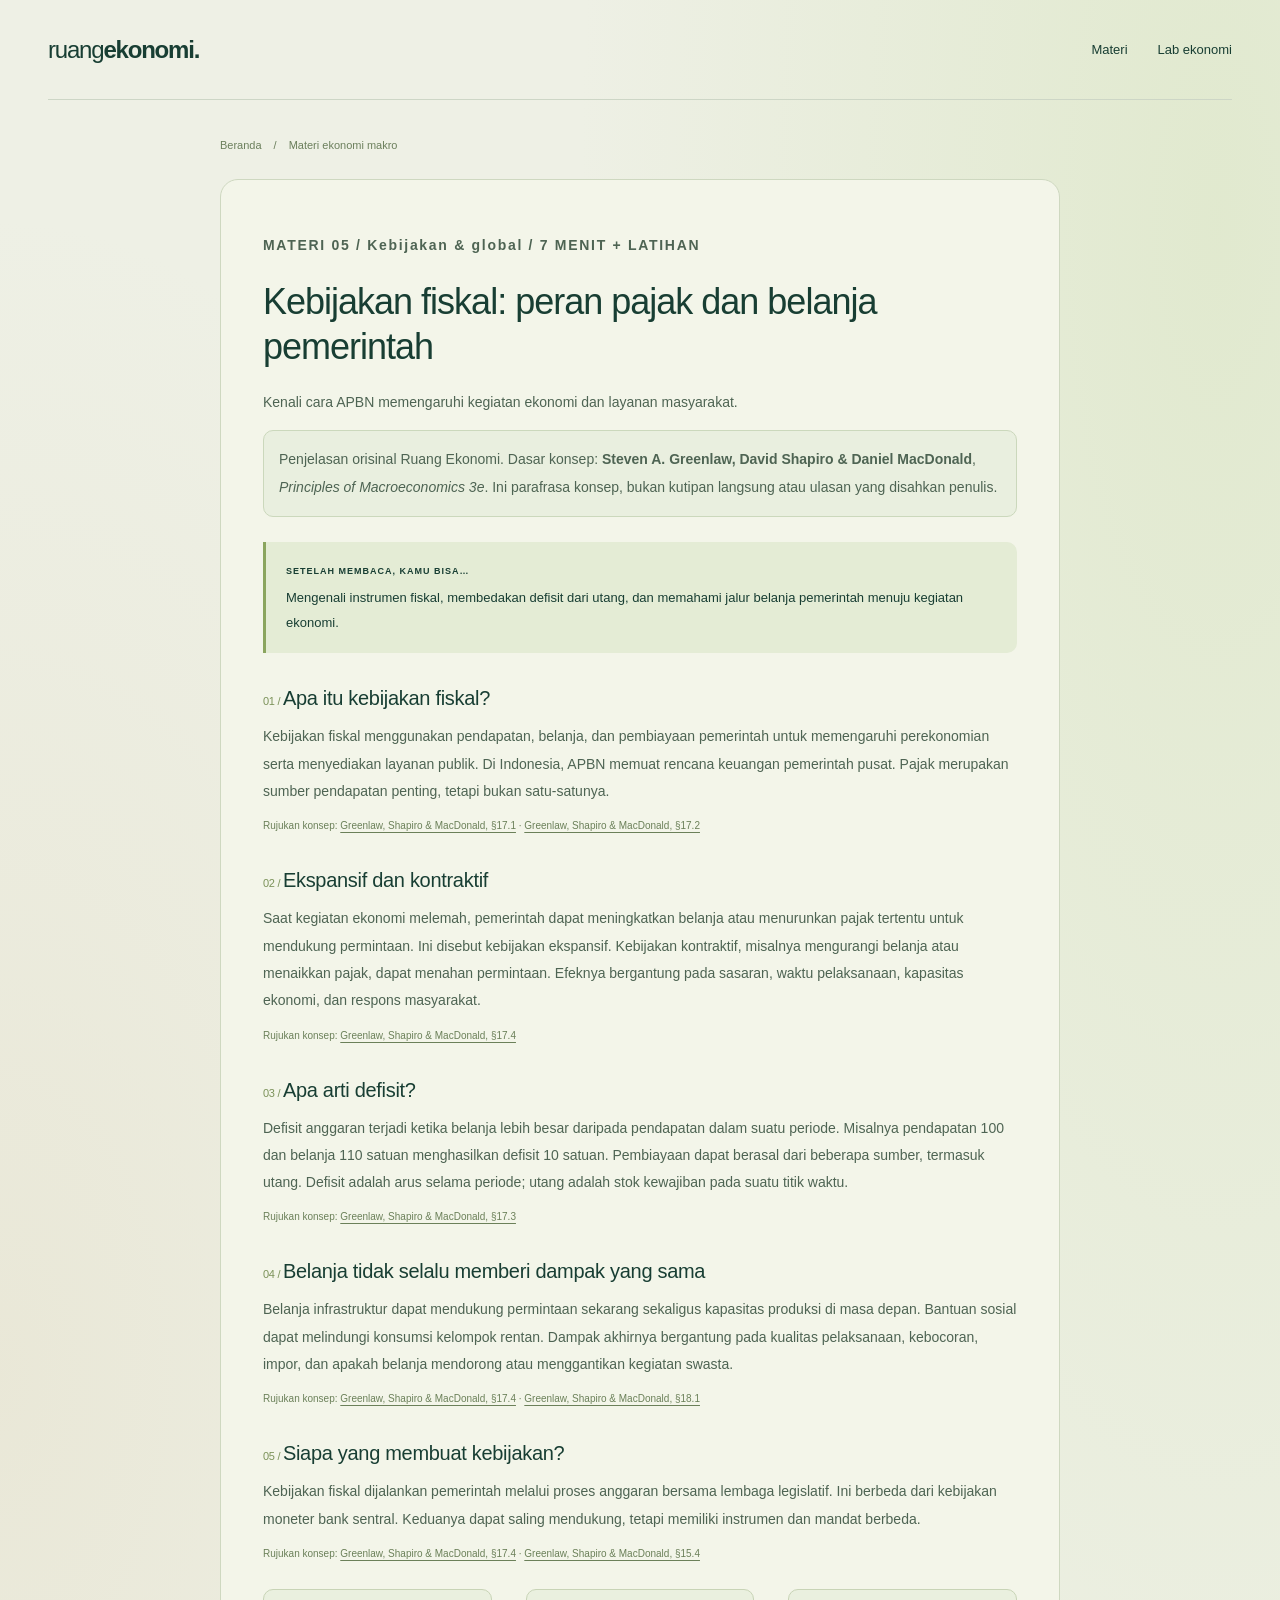
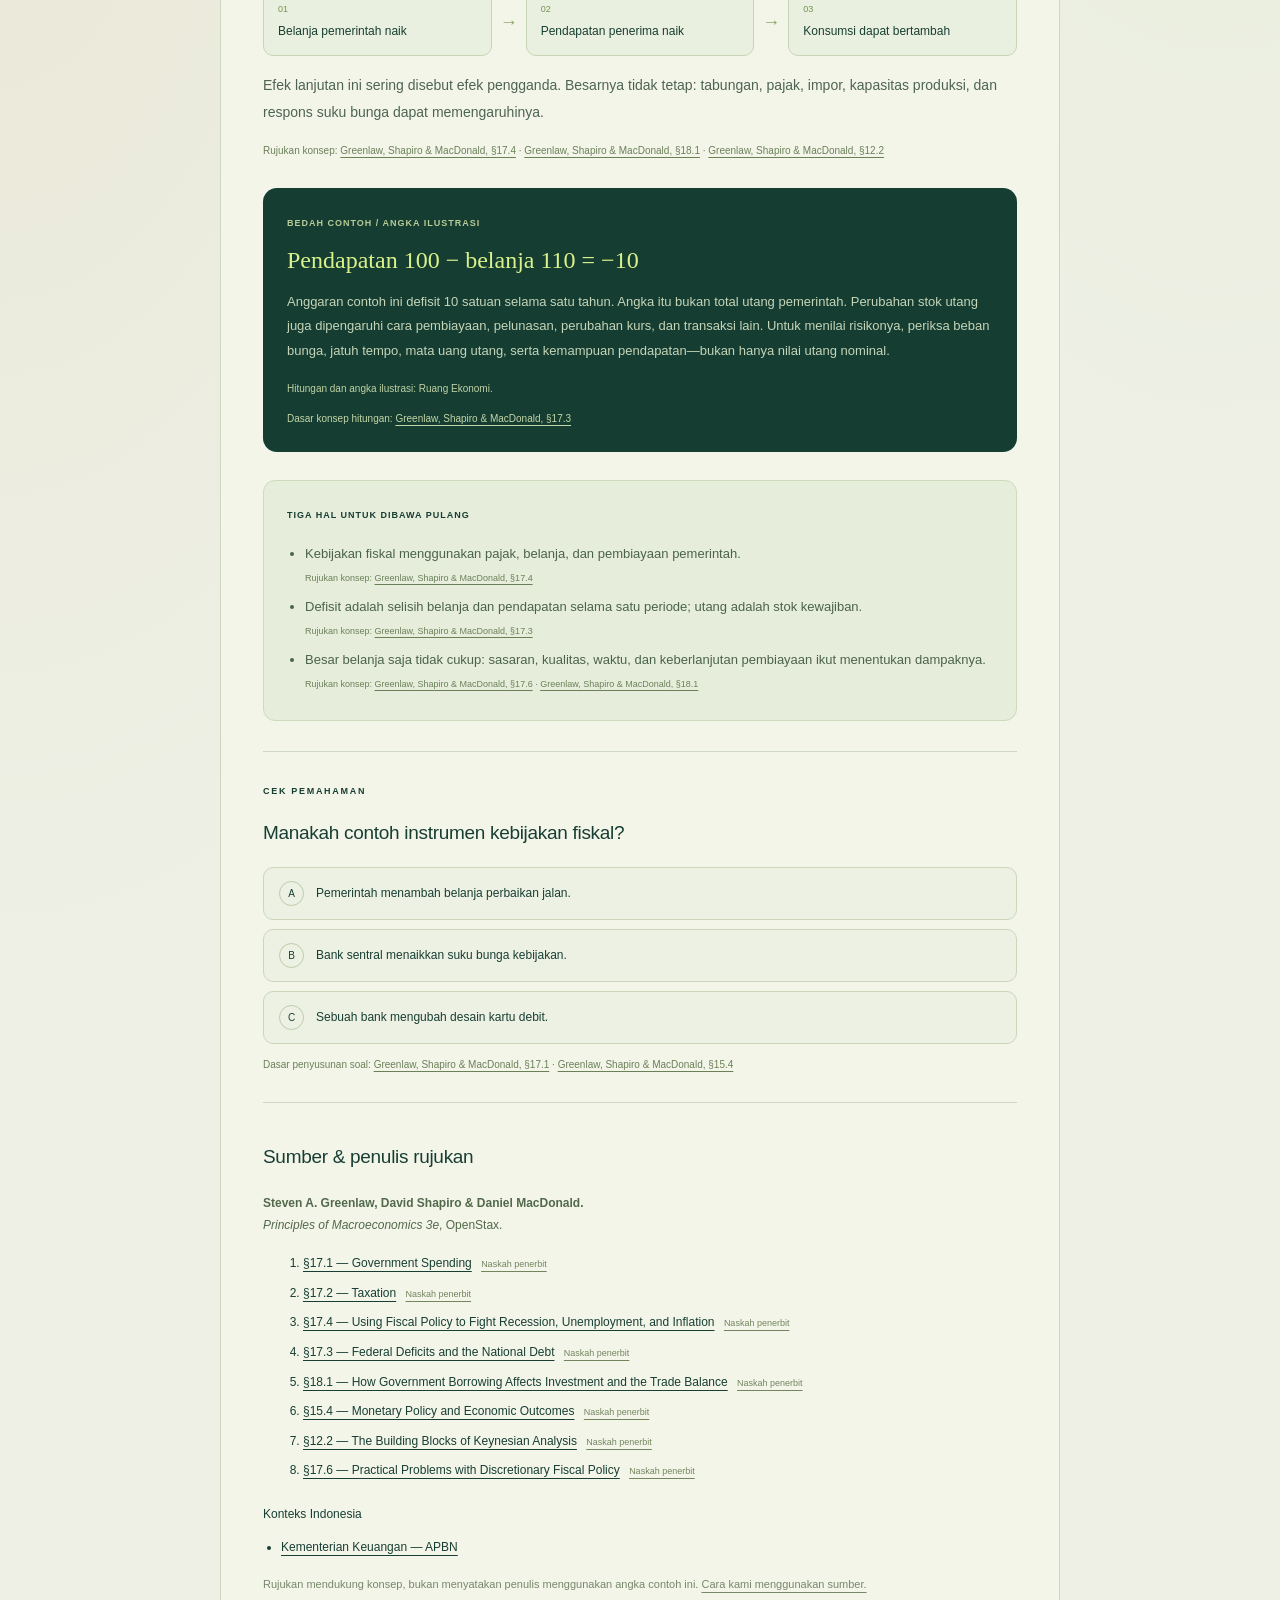
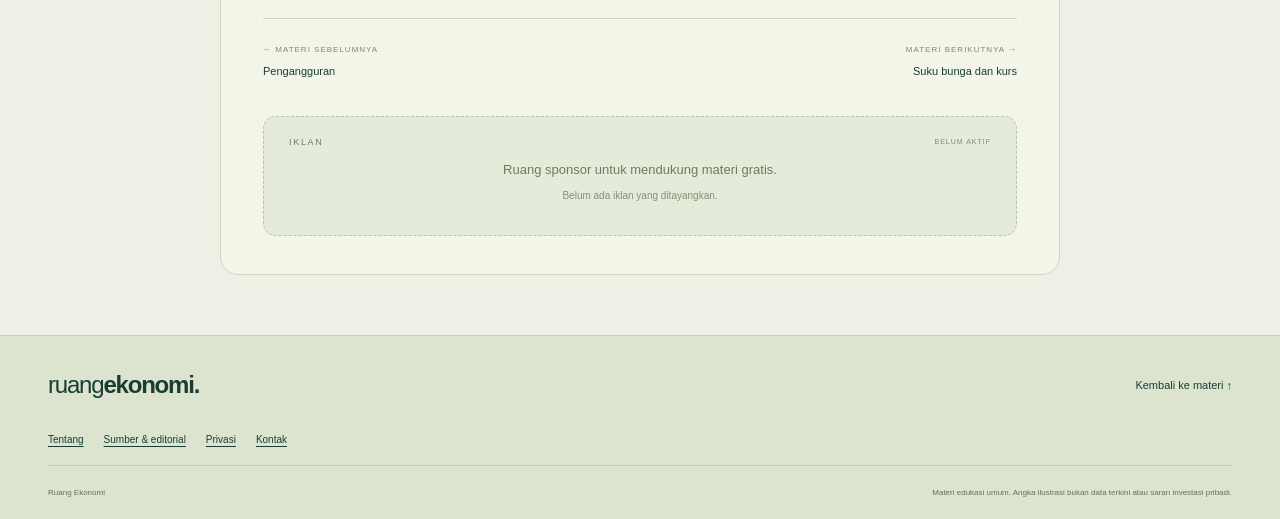
<file: materi/fiskal.html>
<!doctype html>
<html lang="id"><head><meta charset="UTF-8"><meta name="viewport" content="width=device-width, initial-scale=1"><meta name="description" content="Kenali cara APBN memengaruhi kegiatan ekonomi dan layanan masyarakat."><meta name="theme-color" content="#163d32"><title>Kebijakan fiskal: peran pajak dan belanja pemerintah — Ruang Ekonomi</title><link rel="canonical" href="https://okwekk.github.io/Pembelajaran/materi/fiskal.html"><link rel="icon" href="../favicon.svg" type="image/svg+xml"><link rel="stylesheet" href="../style.css?v=3"></head>
<body><a class="skip-link" href="#isi">Langsung ke isi</a><header class="site-header wrap"><a class="brand" href="../index.html"><span>ruang<strong>ekonomi.</strong></span></a><nav aria-label="Navigasi utama"><a href="../index.html#artikel">Materi</a><a href="../index.html#laboratorium">Lab ekonomi</a></nav></header>
<main class="document-main" id="isi"><nav class="breadcrumbs" aria-label="Jejak navigasi"><a href="../index.html">Beranda</a><span aria-hidden="true">/</span><span>Materi ekonomi makro</span></nav><article class="article-document"><p class="eyebrow">MATERI 05 / Kebijakan &amp; global / 7 MENIT + LATIHAN</p><h1>Kebijakan fiskal: peran pajak dan belanja pemerintah</h1><p class="lesson-deck">Kenali cara APBN memengaruhi kegiatan ekonomi dan layanan masyarakat.</p><p class="attribution-note">Penjelasan orisinal Ruang Ekonomi. Dasar konsep: <strong>Steven A. Greenlaw, David Shapiro &amp; Daniel MacDonald</strong>, <em>Principles of Macroeconomics 3e</em>. Ini parafrasa konsep, bukan kutipan langsung atau ulasan yang disahkan penulis.</p><div class="lesson-goal"><span>SETELAH MEMBACA, KAMU BISA…</span><p>Mengenali instrumen fiskal, membedakan defisit dari utang, dan memahami jalur belanja pemerintah menuju kegiatan ekonomi.</p></div><section class="lesson-section"><h2><span>01 / </span>Apa itu kebijakan fiskal?</h2><p>Kebijakan fiskal menggunakan pendapatan, belanja, dan pembiayaan pemerintah untuk memengaruhi perekonomian serta menyediakan layanan publik. Di Indonesia, APBN memuat rencana keuangan pemerintah pusat. Pajak merupakan sumber pendapatan penting, tetapi bukan satu-satunya.</p><small class="citation">Rujukan konsep: <a href="https://openstax.org/books/principles-macroeconomics-3e/pages/17-1-government-spending" target="_blank" rel="noopener noreferrer" title="§17.1 — Government Spending">Greenlaw, Shapiro &amp; MacDonald, §17.1</a> · <a href="https://openstax.org/books/principles-macroeconomics-3e/pages/17-2-taxation" target="_blank" rel="noopener noreferrer" title="§17.2 — Taxation">Greenlaw, Shapiro &amp; MacDonald, §17.2</a></small></section><section class="lesson-section"><h2><span>02 / </span>Ekspansif dan kontraktif</h2><p>Saat kegiatan ekonomi melemah, pemerintah dapat meningkatkan belanja atau menurunkan pajak tertentu untuk mendukung permintaan. Ini disebut kebijakan ekspansif. Kebijakan kontraktif, misalnya mengurangi belanja atau menaikkan pajak, dapat menahan permintaan. Efeknya bergantung pada sasaran, waktu pelaksanaan, kapasitas ekonomi, dan respons masyarakat.</p><small class="citation">Rujukan konsep: <a href="https://openstax.org/books/principles-macroeconomics-3e/pages/17-4-using-fiscal-policy-to-fight-recession-unemployment-and-inflation" target="_blank" rel="noopener noreferrer" title="§17.4 — Using Fiscal Policy to Fight Recession, Unemployment, and Inflation">Greenlaw, Shapiro &amp; MacDonald, §17.4</a></small></section><section class="lesson-section"><h2><span>03 / </span>Apa arti defisit?</h2><p>Defisit anggaran terjadi ketika belanja lebih besar daripada pendapatan dalam suatu periode. Misalnya pendapatan 100 dan belanja 110 satuan menghasilkan defisit 10 satuan. Pembiayaan dapat berasal dari beberapa sumber, termasuk utang. Defisit adalah arus selama periode; utang adalah stok kewajiban pada suatu titik waktu.</p><small class="citation">Rujukan konsep: <a href="https://openstax.org/books/principles-macroeconomics-3e/pages/17-3-federal-deficits-and-the-national-debt" target="_blank" rel="noopener noreferrer" title="§17.3 — Federal Deficits and the National Debt">Greenlaw, Shapiro &amp; MacDonald, §17.3</a></small></section><section class="lesson-section"><h2><span>04 / </span>Belanja tidak selalu memberi dampak yang sama</h2><p>Belanja infrastruktur dapat mendukung permintaan sekarang sekaligus kapasitas produksi di masa depan. Bantuan sosial dapat melindungi konsumsi kelompok rentan. Dampak akhirnya bergantung pada kualitas pelaksanaan, kebocoran, impor, dan apakah belanja mendorong atau menggantikan kegiatan swasta.</p><small class="citation">Rujukan konsep: <a href="https://openstax.org/books/principles-macroeconomics-3e/pages/17-4-using-fiscal-policy-to-fight-recession-unemployment-and-inflation" target="_blank" rel="noopener noreferrer" title="§17.4 — Using Fiscal Policy to Fight Recession, Unemployment, and Inflation">Greenlaw, Shapiro &amp; MacDonald, §17.4</a> · <a href="https://openstax.org/books/principles-macroeconomics-3e/pages/18-1-how-government-borrowing-affects-investment-and-the-trade-balance" target="_blank" rel="noopener noreferrer" title="§18.1 — How Government Borrowing Affects Investment and the Trade Balance">Greenlaw, Shapiro &amp; MacDonald, §18.1</a></small></section><section class="lesson-section"><h2><span>05 / </span>Siapa yang membuat kebijakan?</h2><p>Kebijakan fiskal dijalankan pemerintah melalui proses anggaran bersama lembaga legislatif. Ini berbeda dari kebijakan moneter bank sentral. Keduanya dapat saling mendukung, tetapi memiliki instrumen dan mandat berbeda.</p><small class="citation">Rujukan konsep: <a href="https://openstax.org/books/principles-macroeconomics-3e/pages/17-4-using-fiscal-policy-to-fight-recession-unemployment-and-inflation" target="_blank" rel="noopener noreferrer" title="§17.4 — Using Fiscal Policy to Fight Recession, Unemployment, and Inflation">Greenlaw, Shapiro &amp; MacDonald, §17.4</a> · <a href="https://openstax.org/books/principles-macroeconomics-3e/pages/15-4-monetary-policy-and-economic-outcomes" target="_blank" rel="noopener noreferrer" title="§15.4 — Monetary Policy and Economic Outcomes">Greenlaw, Shapiro &amp; MacDonald, §15.4</a></small></section><div class="cause-chain" aria-label="Contoh alur sebab-akibat"><div class="cause-step"><small>01</small><strong>Belanja pemerintah naik</strong></div><span aria-hidden="true">→</span><div class="cause-step"><small>02</small><strong>Pendapatan penerima naik</strong></div><span aria-hidden="true">→</span><div class="cause-step"><small>03</small><strong>Konsumsi dapat bertambah</strong></div></div><p class="chain-note">Efek lanjutan ini sering disebut efek pengganda. Besarnya tidak tetap: tabungan, pajak, impor, kapasitas produksi, dan respons suku bunga dapat memengaruhinya.</p><small class="citation">Rujukan konsep: <a href="https://openstax.org/books/principles-macroeconomics-3e/pages/17-4-using-fiscal-policy-to-fight-recession-unemployment-and-inflation" target="_blank" rel="noopener noreferrer" title="§17.4 — Using Fiscal Policy to Fight Recession, Unemployment, and Inflation">Greenlaw, Shapiro &amp; MacDonald, §17.4</a> · <a href="https://openstax.org/books/principles-macroeconomics-3e/pages/18-1-how-government-borrowing-affects-investment-and-the-trade-balance" target="_blank" rel="noopener noreferrer" title="§18.1 — How Government Borrowing Affects Investment and the Trade Balance">Greenlaw, Shapiro &amp; MacDonald, §18.1</a> · <a href="https://openstax.org/books/principles-macroeconomics-3e/pages/12-2-the-building-blocks-of-keynesian-analysis" target="_blank" rel="noopener noreferrer" title="§12.2 — The Building Blocks of Keynesian Analysis">Greenlaw, Shapiro &amp; MacDonald, §12.2</a></small><aside class="example-box"><span>BEDAH CONTOH / ANGKA ILUSTRASI</span><h2>Pendapatan 100 − belanja 110 = −10</h2><p>Anggaran contoh ini defisit 10 satuan selama satu tahun. Angka itu bukan total utang pemerintah. Perubahan stok utang juga dipengaruhi cara pembiayaan, pelunasan, perubahan kurs, dan transaksi lain. Untuk menilai risikonya, periksa beban bunga, jatuh tempo, mata uang utang, serta kemampuan pendapatan—bukan hanya nilai utang nominal.</p><small class="example-origin">Hitungan dan angka ilustrasi: Ruang Ekonomi.</small><small class="citation">Dasar konsep hitungan: <a href="https://openstax.org/books/principles-macroeconomics-3e/pages/17-3-federal-deficits-and-the-national-debt" target="_blank" rel="noopener noreferrer" title="§17.3 — Federal Deficits and the National Debt">Greenlaw, Shapiro &amp; MacDonald, §17.3</a></small></aside><aside class="lesson-summary"><span>TIGA HAL UNTUK DIBAWA PULANG</span><ul><li>Kebijakan fiskal menggunakan pajak, belanja, dan pembiayaan pemerintah.<small class="citation">Rujukan konsep: <a href="https://openstax.org/books/principles-macroeconomics-3e/pages/17-4-using-fiscal-policy-to-fight-recession-unemployment-and-inflation" target="_blank" rel="noopener noreferrer" title="§17.4 — Using Fiscal Policy to Fight Recession, Unemployment, and Inflation">Greenlaw, Shapiro &amp; MacDonald, §17.4</a></small></li><li>Defisit adalah selisih belanja dan pendapatan selama satu periode; utang adalah stok kewajiban.<small class="citation">Rujukan konsep: <a href="https://openstax.org/books/principles-macroeconomics-3e/pages/17-3-federal-deficits-and-the-national-debt" target="_blank" rel="noopener noreferrer" title="§17.3 — Federal Deficits and the National Debt">Greenlaw, Shapiro &amp; MacDonald, §17.3</a></small></li><li>Besar belanja saja tidak cukup: sasaran, kualitas, waktu, dan keberlanjutan pembiayaan ikut menentukan dampaknya.<small class="citation">Rujukan konsep: <a href="https://openstax.org/books/principles-macroeconomics-3e/pages/17-6-practical-problems-with-discretionary-fiscal-policy" target="_blank" rel="noopener noreferrer" title="§17.6 — Practical Problems with Discretionary Fiscal Policy">Greenlaw, Shapiro &amp; MacDonald, §17.6</a> · <a href="https://openstax.org/books/principles-macroeconomics-3e/pages/18-1-how-government-borrowing-affects-investment-and-the-trade-balance" target="_blank" rel="noopener noreferrer" title="§18.1 — How Government Borrowing Affects Investment and the Trade Balance">Greenlaw, Shapiro &amp; MacDonald, §18.1</a></small></li></ul></aside><section class="quiz" aria-labelledby="quiz-question"><p class="eyebrow">CEK PEMAHAMAN</p><h2 id="quiz-question">Manakah contoh instrumen kebijakan fiskal?</h2><div class="quiz-options" role="group" aria-labelledby="quiz-question"><button type="button" data-answer="0" data-correct="true" data-feedback="Benar. Pengeluaran pemerintah untuk barang dan jasa adalah bagian dari kebijakan fiskal. Dampaknya tetap bergantung pada kualitas dan kebutuhan proyek." aria-pressed="false"><span aria-hidden="true">A</span>Pemerintah menambah belanja perbaikan jalan.</button><button type="button" data-answer="1" data-correct="false" data-feedback="Suku bunga kebijakan merupakan instrumen moneter bank sentral, bukan instrumen fiskal pemerintah." aria-pressed="false"><span aria-hidden="true">B</span>Bank sentral menaikkan suku bunga kebijakan.</button><button type="button" data-answer="2" data-correct="false" data-feedback="Keputusan produk sebuah bank tidak otomatis menjadi kebijakan fiskal. Fiskal berhubungan dengan pendapatan, belanja, dan pembiayaan pemerintah." aria-pressed="false"><span aria-hidden="true">C</span>Sebuah bank mengubah desain kartu debit.</button></div><small class="citation">Dasar penyusunan soal: <a href="https://openstax.org/books/principles-macroeconomics-3e/pages/17-1-government-spending" target="_blank" rel="noopener noreferrer" title="§17.1 — Government Spending">Greenlaw, Shapiro &amp; MacDonald, §17.1</a> · <a href="https://openstax.org/books/principles-macroeconomics-3e/pages/15-4-monetary-policy-and-economic-outcomes" target="_blank" rel="noopener noreferrer" title="§15.4 — Monetary Policy and Economic Outcomes">Greenlaw, Shapiro &amp; MacDonald, §15.4</a></small><p id="quiz-feedback" class="quiz-feedback" role="status" aria-live="polite" aria-atomic="true" hidden></p><noscript><p>Aktifkan JavaScript untuk memeriksa jawaban kuis.</p></noscript></section><section class="lesson-sources"><h2>Sumber &amp; penulis rujukan</h2><p class="reference-authors"><strong>Steven A. Greenlaw, David Shapiro &amp; Daniel MacDonald.</strong><br><em>Principles of Macroeconomics 3e</em>, OpenStax.</p><ol class="reference-list"><li><a href="https://openstax.org/books/principles-macroeconomics-3e/pages/17-1-government-spending" target="_blank" rel="noopener noreferrer">§17.1 — Government Spending</a> <a class="source-text-link" href="https://github.com/openstax/osbooks-principles-economics-bundle/blob/cf93bf19bbbca7d1324c2d31af0e81740ae3e5f5/modules/m63970/index.cnxml" target="_blank" rel="noopener noreferrer">Naskah penerbit</a></li><li><a href="https://openstax.org/books/principles-macroeconomics-3e/pages/17-2-taxation" target="_blank" rel="noopener noreferrer">§17.2 — Taxation</a> <a class="source-text-link" href="https://github.com/openstax/osbooks-principles-economics-bundle/blob/cf93bf19bbbca7d1324c2d31af0e81740ae3e5f5/modules/m63971/index.cnxml" target="_blank" rel="noopener noreferrer">Naskah penerbit</a></li><li><a href="https://openstax.org/books/principles-macroeconomics-3e/pages/17-4-using-fiscal-policy-to-fight-recession-unemployment-and-inflation" target="_blank" rel="noopener noreferrer">§17.4 — Using Fiscal Policy to Fight Recession, Unemployment, and Inflation</a> <a class="source-text-link" href="https://github.com/openstax/osbooks-principles-economics-bundle/blob/cf93bf19bbbca7d1324c2d31af0e81740ae3e5f5/modules/m63973/index.cnxml" target="_blank" rel="noopener noreferrer">Naskah penerbit</a></li><li><a href="https://openstax.org/books/principles-macroeconomics-3e/pages/17-3-federal-deficits-and-the-national-debt" target="_blank" rel="noopener noreferrer">§17.3 — Federal Deficits and the National Debt</a> <a class="source-text-link" href="https://github.com/openstax/osbooks-principles-economics-bundle/blob/cf93bf19bbbca7d1324c2d31af0e81740ae3e5f5/modules/m63972/index.cnxml" target="_blank" rel="noopener noreferrer">Naskah penerbit</a></li><li><a href="https://openstax.org/books/principles-macroeconomics-3e/pages/18-1-how-government-borrowing-affects-investment-and-the-trade-balance" target="_blank" rel="noopener noreferrer">§18.1 — How Government Borrowing Affects Investment and the Trade Balance</a> <a class="source-text-link" href="https://github.com/openstax/osbooks-principles-economics-bundle/blob/cf93bf19bbbca7d1324c2d31af0e81740ae3e5f5/modules/m64118/index.cnxml" target="_blank" rel="noopener noreferrer">Naskah penerbit</a></li><li><a href="https://openstax.org/books/principles-macroeconomics-3e/pages/15-4-monetary-policy-and-economic-outcomes" target="_blank" rel="noopener noreferrer">§15.4 — Monetary Policy and Economic Outcomes</a> <a class="source-text-link" href="https://github.com/openstax/osbooks-principles-economics-bundle/blob/cf93bf19bbbca7d1324c2d31af0e81740ae3e5f5/modules/m63941/index.cnxml" target="_blank" rel="noopener noreferrer">Naskah penerbit</a></li><li><a href="https://openstax.org/books/principles-macroeconomics-3e/pages/12-2-the-building-blocks-of-keynesian-analysis" target="_blank" rel="noopener noreferrer">§12.2 — The Building Blocks of Keynesian Analysis</a> <a class="source-text-link" href="https://github.com/openstax/osbooks-principles-economics-bundle/blob/cf93bf19bbbca7d1324c2d31af0e81740ae3e5f5/modules/m63851/index.cnxml" target="_blank" rel="noopener noreferrer">Naskah penerbit</a></li><li><a href="https://openstax.org/books/principles-macroeconomics-3e/pages/17-6-practical-problems-with-discretionary-fiscal-policy" target="_blank" rel="noopener noreferrer">§17.6 — Practical Problems with Discretionary Fiscal Policy</a> <a class="source-text-link" href="https://github.com/openstax/osbooks-principles-economics-bundle/blob/cf93bf19bbbca7d1324c2d31af0e81740ae3e5f5/modules/m63975/index.cnxml" target="_blank" rel="noopener noreferrer">Naskah penerbit</a></li></ol><h4>Konteks Indonesia</h4><ul><li><a href="https://www.kemenkeu.go.id/" target="_blank" rel="noopener noreferrer">Kementerian Keuangan — APBN</a></li></ul><p class="source-note">Rujukan mendukung konsep, bukan menyatakan penulis menggunakan angka contoh ini. <a href="../sumber.html">Cara kami menggunakan sumber.</a></p></section><nav class="lesson-nav" aria-label="Urutan materi"><a href="pengangguran.html"><span>← MATERI SEBELUMNYA</span>Pengangguran</a><a href="moneter-kurs.html"><span>MATERI BERIKUTNYA →</span>Suku bunga dan kurs</a></nav><aside class="ad-placeholder" aria-label="Ruang iklan yang belum aktif"><div><span class="ad-label">IKLAN</span><span class="ad-state">BELUM AKTIF</span></div><p>Ruang sponsor untuk mendukung materi gratis.</p><small>Belum ada iklan yang ditayangkan.</small></aside></article></main>
<footer class="site-footer"><div class="wrap"><div class="footer-top"><a class="brand" href="../index.html"><span>ruang<strong>ekonomi.</strong></span></a><a class="back-link" href="../index.html#artikel">Kembali ke materi ↑</a></div><div class="footer-links"><a href="../tentang.html">Tentang</a><a href="../sumber.html">Sumber & editorial</a><a href="../privasi.html">Privasi</a><a href="../kontak.html">Kontak</a></div><div class="footer-bottom"><span>Ruang Ekonomi</span><p>Materi edukasi umum. Angka ilustrasi bukan data terkini atau saran investasi pribadi.</p></div></div></footer>
<script src="../article-page.js?v=3"></script></body></html>
</file>
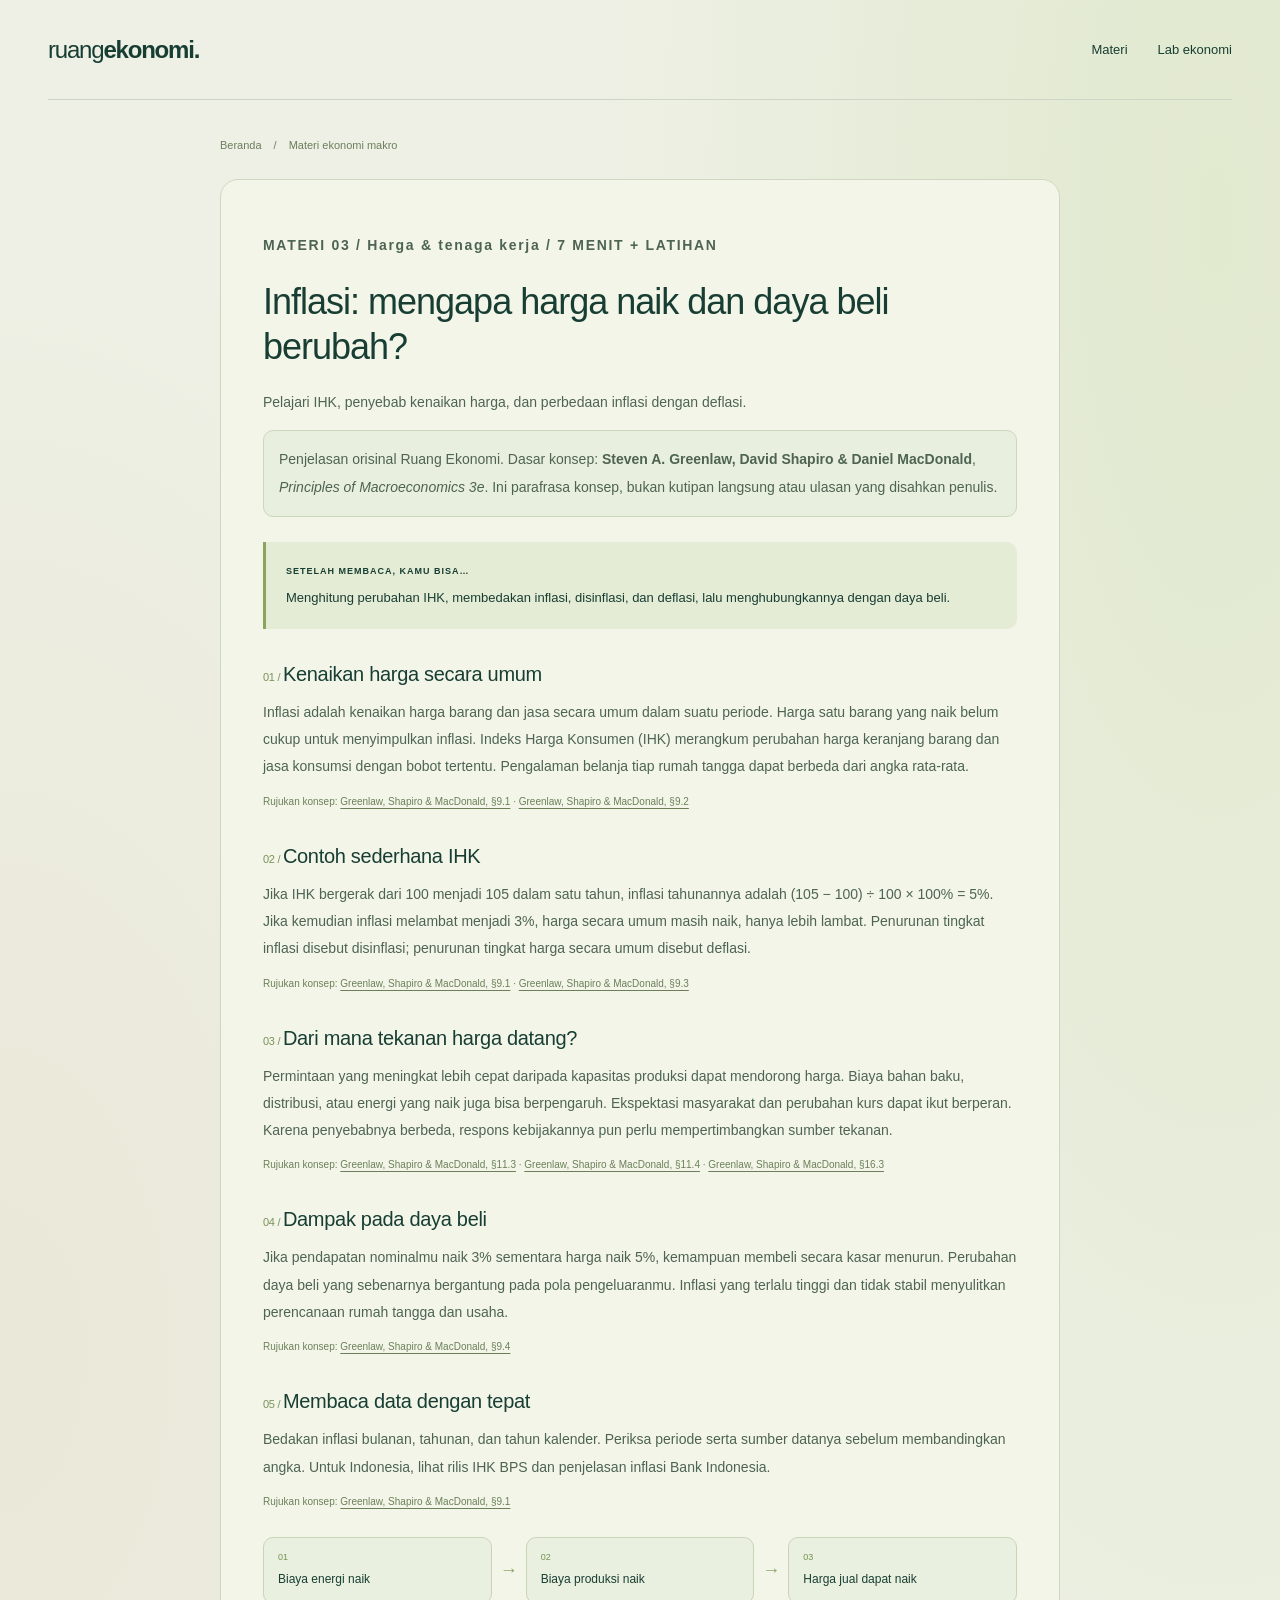
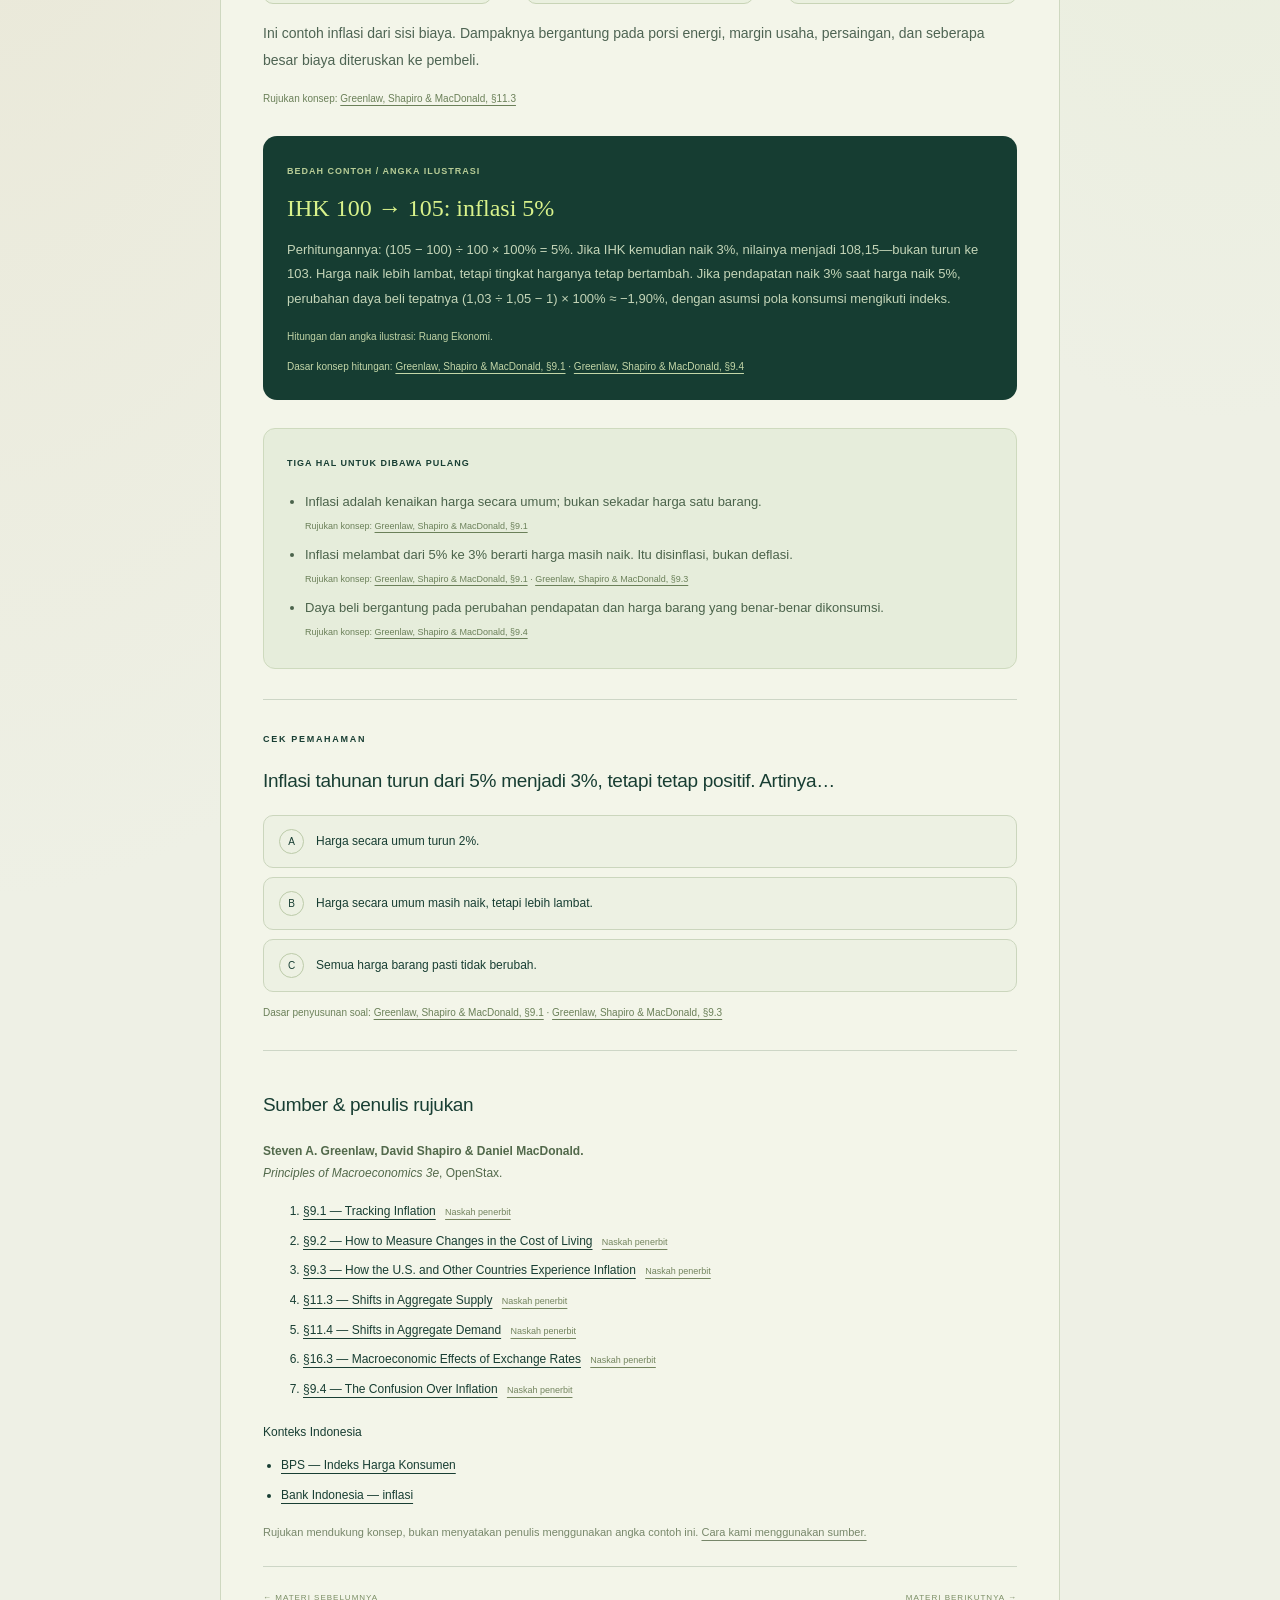
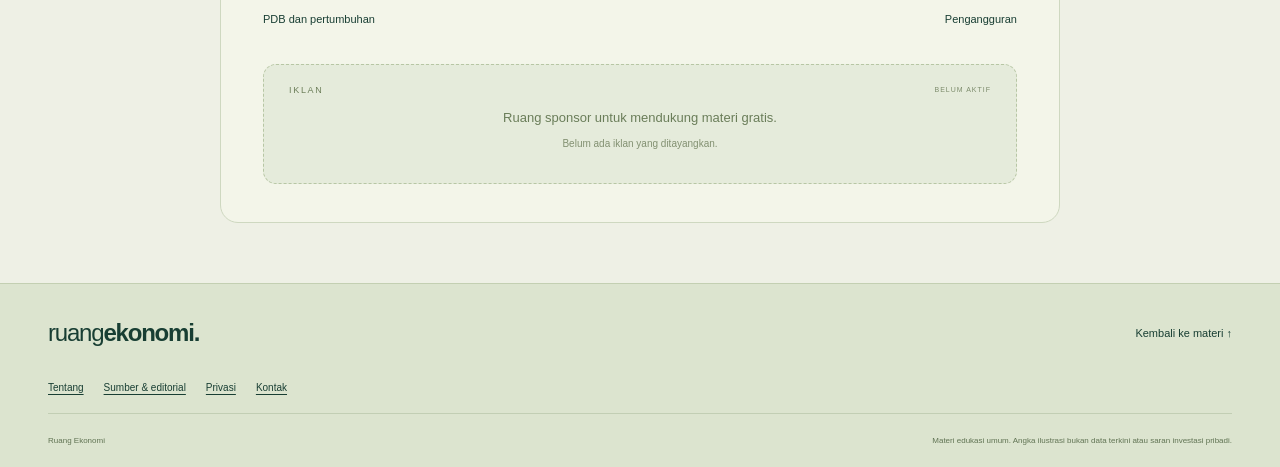
<file: materi/inflasi.html>
<!doctype html>
<html lang="id"><head><meta charset="UTF-8"><meta name="viewport" content="width=device-width, initial-scale=1"><meta name="description" content="Pelajari IHK, penyebab kenaikan harga, dan perbedaan inflasi dengan deflasi."><meta name="theme-color" content="#163d32"><title>Inflasi: mengapa harga naik dan daya beli berubah? — Ruang Ekonomi</title><link rel="canonical" href="https://okwekk.github.io/Pembelajaran/materi/inflasi.html"><link rel="icon" href="../favicon.svg" type="image/svg+xml"><link rel="stylesheet" href="../style.css?v=3"></head>
<body><a class="skip-link" href="#isi">Langsung ke isi</a><header class="site-header wrap"><a class="brand" href="../index.html"><span>ruang<strong>ekonomi.</strong></span></a><nav aria-label="Navigasi utama"><a href="../index.html#artikel">Materi</a><a href="../index.html#laboratorium">Lab ekonomi</a></nav></header>
<main class="document-main" id="isi"><nav class="breadcrumbs" aria-label="Jejak navigasi"><a href="../index.html">Beranda</a><span aria-hidden="true">/</span><span>Materi ekonomi makro</span></nav><article class="article-document"><p class="eyebrow">MATERI 03 / Harga &amp; tenaga kerja / 7 MENIT + LATIHAN</p><h1>Inflasi: mengapa harga naik dan daya beli berubah?</h1><p class="lesson-deck">Pelajari IHK, penyebab kenaikan harga, dan perbedaan inflasi dengan deflasi.</p><p class="attribution-note">Penjelasan orisinal Ruang Ekonomi. Dasar konsep: <strong>Steven A. Greenlaw, David Shapiro &amp; Daniel MacDonald</strong>, <em>Principles of Macroeconomics 3e</em>. Ini parafrasa konsep, bukan kutipan langsung atau ulasan yang disahkan penulis.</p><div class="lesson-goal"><span>SETELAH MEMBACA, KAMU BISA…</span><p>Menghitung perubahan IHK, membedakan inflasi, disinflasi, dan deflasi, lalu menghubungkannya dengan daya beli.</p></div><section class="lesson-section"><h2><span>01 / </span>Kenaikan harga secara umum</h2><p>Inflasi adalah kenaikan harga barang dan jasa secara umum dalam suatu periode. Harga satu barang yang naik belum cukup untuk menyimpulkan inflasi. Indeks Harga Konsumen (IHK) merangkum perubahan harga keranjang barang dan jasa konsumsi dengan bobot tertentu. Pengalaman belanja tiap rumah tangga dapat berbeda dari angka rata-rata.</p><small class="citation">Rujukan konsep: <a href="https://openstax.org/books/principles-macroeconomics-3e/pages/9-1-tracking-inflation" target="_blank" rel="noopener noreferrer" title="§9.1 — Tracking Inflation">Greenlaw, Shapiro &amp; MacDonald, §9.1</a> · <a href="https://openstax.org/books/principles-macroeconomics-3e/pages/9-2-how-to-measure-changes-in-the-cost-of-living" target="_blank" rel="noopener noreferrer" title="§9.2 — How to Measure Changes in the Cost of Living">Greenlaw, Shapiro &amp; MacDonald, §9.2</a></small></section><section class="lesson-section"><h2><span>02 / </span>Contoh sederhana IHK</h2><p>Jika IHK bergerak dari 100 menjadi 105 dalam satu tahun, inflasi tahunannya adalah (105 − 100) ÷ 100 × 100% = 5%. Jika kemudian inflasi melambat menjadi 3%, harga secara umum masih naik, hanya lebih lambat. Penurunan tingkat inflasi disebut disinflasi; penurunan tingkat harga secara umum disebut deflasi.</p><small class="citation">Rujukan konsep: <a href="https://openstax.org/books/principles-macroeconomics-3e/pages/9-1-tracking-inflation" target="_blank" rel="noopener noreferrer" title="§9.1 — Tracking Inflation">Greenlaw, Shapiro &amp; MacDonald, §9.1</a> · <a href="https://openstax.org/books/principles-macroeconomics-3e/pages/9-3-how-the-u-s-and-other-countries-experience-inflation" target="_blank" rel="noopener noreferrer" title="§9.3 — How the U.S. and Other Countries Experience Inflation">Greenlaw, Shapiro &amp; MacDonald, §9.3</a></small></section><section class="lesson-section"><h2><span>03 / </span>Dari mana tekanan harga datang?</h2><p>Permintaan yang meningkat lebih cepat daripada kapasitas produksi dapat mendorong harga. Biaya bahan baku, distribusi, atau energi yang naik juga bisa berpengaruh. Ekspektasi masyarakat dan perubahan kurs dapat ikut berperan. Karena penyebabnya berbeda, respons kebijakannya pun perlu mempertimbangkan sumber tekanan.</p><small class="citation">Rujukan konsep: <a href="https://openstax.org/books/principles-macroeconomics-3e/pages/11-3-shifts-in-aggregate-supply" target="_blank" rel="noopener noreferrer" title="§11.3 — Shifts in Aggregate Supply">Greenlaw, Shapiro &amp; MacDonald, §11.3</a> · <a href="https://openstax.org/books/principles-macroeconomics-3e/pages/11-4-shifts-in-aggregate-demand" target="_blank" rel="noopener noreferrer" title="§11.4 — Shifts in Aggregate Demand">Greenlaw, Shapiro &amp; MacDonald, §11.4</a> · <a href="https://openstax.org/books/principles-macroeconomics-3e/pages/16-3-macroeconomic-effects-of-exchange-rates" target="_blank" rel="noopener noreferrer" title="§16.3 — Macroeconomic Effects of Exchange Rates">Greenlaw, Shapiro &amp; MacDonald, §16.3</a></small></section><section class="lesson-section"><h2><span>04 / </span>Dampak pada daya beli</h2><p>Jika pendapatan nominalmu naik 3% sementara harga naik 5%, kemampuan membeli secara kasar menurun. Perubahan daya beli yang sebenarnya bergantung pada pola pengeluaranmu. Inflasi yang terlalu tinggi dan tidak stabil menyulitkan perencanaan rumah tangga dan usaha.</p><small class="citation">Rujukan konsep: <a href="https://openstax.org/books/principles-macroeconomics-3e/pages/9-4-the-confusion-over-inflation" target="_blank" rel="noopener noreferrer" title="§9.4 — The Confusion Over Inflation">Greenlaw, Shapiro &amp; MacDonald, §9.4</a></small></section><section class="lesson-section"><h2><span>05 / </span>Membaca data dengan tepat</h2><p>Bedakan inflasi bulanan, tahunan, dan tahun kalender. Periksa periode serta sumber datanya sebelum membandingkan angka. Untuk Indonesia, lihat rilis IHK BPS dan penjelasan inflasi Bank Indonesia.</p><small class="citation">Rujukan konsep: <a href="https://openstax.org/books/principles-macroeconomics-3e/pages/9-1-tracking-inflation" target="_blank" rel="noopener noreferrer" title="§9.1 — Tracking Inflation">Greenlaw, Shapiro &amp; MacDonald, §9.1</a></small></section><div class="cause-chain" aria-label="Contoh alur sebab-akibat"><div class="cause-step"><small>01</small><strong>Biaya energi naik</strong></div><span aria-hidden="true">→</span><div class="cause-step"><small>02</small><strong>Biaya produksi naik</strong></div><span aria-hidden="true">→</span><div class="cause-step"><small>03</small><strong>Harga jual dapat naik</strong></div></div><p class="chain-note">Ini contoh inflasi dari sisi biaya. Dampaknya bergantung pada porsi energi, margin usaha, persaingan, dan seberapa besar biaya diteruskan ke pembeli.</p><small class="citation">Rujukan konsep: <a href="https://openstax.org/books/principles-macroeconomics-3e/pages/11-3-shifts-in-aggregate-supply" target="_blank" rel="noopener noreferrer" title="§11.3 — Shifts in Aggregate Supply">Greenlaw, Shapiro &amp; MacDonald, §11.3</a></small><aside class="example-box"><span>BEDAH CONTOH / ANGKA ILUSTRASI</span><h2>IHK 100 → 105: inflasi 5%</h2><p>Perhitungannya: (105 − 100) ÷ 100 × 100% = 5%. Jika IHK kemudian naik 3%, nilainya menjadi 108,15—bukan turun ke 103. Harga naik lebih lambat, tetapi tingkat harganya tetap bertambah. Jika pendapatan naik 3% saat harga naik 5%, perubahan daya beli tepatnya (1,03 ÷ 1,05 − 1) × 100% ≈ −1,90%, dengan asumsi pola konsumsi mengikuti indeks.</p><small class="example-origin">Hitungan dan angka ilustrasi: Ruang Ekonomi.</small><small class="citation">Dasar konsep hitungan: <a href="https://openstax.org/books/principles-macroeconomics-3e/pages/9-1-tracking-inflation" target="_blank" rel="noopener noreferrer" title="§9.1 — Tracking Inflation">Greenlaw, Shapiro &amp; MacDonald, §9.1</a> · <a href="https://openstax.org/books/principles-macroeconomics-3e/pages/9-4-the-confusion-over-inflation" target="_blank" rel="noopener noreferrer" title="§9.4 — The Confusion Over Inflation">Greenlaw, Shapiro &amp; MacDonald, §9.4</a></small></aside><aside class="lesson-summary"><span>TIGA HAL UNTUK DIBAWA PULANG</span><ul><li>Inflasi adalah kenaikan harga secara umum; bukan sekadar harga satu barang.<small class="citation">Rujukan konsep: <a href="https://openstax.org/books/principles-macroeconomics-3e/pages/9-1-tracking-inflation" target="_blank" rel="noopener noreferrer" title="§9.1 — Tracking Inflation">Greenlaw, Shapiro &amp; MacDonald, §9.1</a></small></li><li>Inflasi melambat dari 5% ke 3% berarti harga masih naik. Itu disinflasi, bukan deflasi.<small class="citation">Rujukan konsep: <a href="https://openstax.org/books/principles-macroeconomics-3e/pages/9-1-tracking-inflation" target="_blank" rel="noopener noreferrer" title="§9.1 — Tracking Inflation">Greenlaw, Shapiro &amp; MacDonald, §9.1</a> · <a href="https://openstax.org/books/principles-macroeconomics-3e/pages/9-3-how-the-u-s-and-other-countries-experience-inflation" target="_blank" rel="noopener noreferrer" title="§9.3 — How the U.S. and Other Countries Experience Inflation">Greenlaw, Shapiro &amp; MacDonald, §9.3</a></small></li><li>Daya beli bergantung pada perubahan pendapatan dan harga barang yang benar-benar dikonsumsi.<small class="citation">Rujukan konsep: <a href="https://openstax.org/books/principles-macroeconomics-3e/pages/9-4-the-confusion-over-inflation" target="_blank" rel="noopener noreferrer" title="§9.4 — The Confusion Over Inflation">Greenlaw, Shapiro &amp; MacDonald, §9.4</a></small></li></ul></aside><section class="quiz" aria-labelledby="quiz-question"><p class="eyebrow">CEK PEMAHAMAN</p><h2 id="quiz-question">Inflasi tahunan turun dari 5% menjadi 3%, tetapi tetap positif. Artinya…</h2><div class="quiz-options" role="group" aria-labelledby="quiz-question"><button type="button" data-answer="0" data-correct="false" data-feedback="Yang turun adalah laju kenaikan harga, bukan otomatis tingkat harganya. Penurunan harga secara umum disebut deflasi." aria-pressed="false"><span aria-hidden="true">A</span>Harga secara umum turun 2%.</button><button type="button" data-answer="1" data-correct="true" data-feedback="Benar. Ini disinflasi. Selama inflasi positif, tingkat harga secara umum masih meningkat; kenaikannya lebih lambat." aria-pressed="false"><span aria-hidden="true">B</span>Harga secara umum masih naik, tetapi lebih lambat.</button><button type="button" data-answer="2" data-correct="false" data-feedback="Inflasi 3% berarti indeks harga masih naik. Harga tiap barang juga dapat bergerak berbeda dari rata-rata." aria-pressed="false"><span aria-hidden="true">C</span>Semua harga barang pasti tidak berubah.</button></div><small class="citation">Dasar penyusunan soal: <a href="https://openstax.org/books/principles-macroeconomics-3e/pages/9-1-tracking-inflation" target="_blank" rel="noopener noreferrer" title="§9.1 — Tracking Inflation">Greenlaw, Shapiro &amp; MacDonald, §9.1</a> · <a href="https://openstax.org/books/principles-macroeconomics-3e/pages/9-3-how-the-u-s-and-other-countries-experience-inflation" target="_blank" rel="noopener noreferrer" title="§9.3 — How the U.S. and Other Countries Experience Inflation">Greenlaw, Shapiro &amp; MacDonald, §9.3</a></small><p id="quiz-feedback" class="quiz-feedback" role="status" aria-live="polite" aria-atomic="true" hidden></p><noscript><p>Aktifkan JavaScript untuk memeriksa jawaban kuis.</p></noscript></section><section class="lesson-sources"><h2>Sumber &amp; penulis rujukan</h2><p class="reference-authors"><strong>Steven A. Greenlaw, David Shapiro &amp; Daniel MacDonald.</strong><br><em>Principles of Macroeconomics 3e</em>, OpenStax.</p><ol class="reference-list"><li><a href="https://openstax.org/books/principles-macroeconomics-3e/pages/9-1-tracking-inflation" target="_blank" rel="noopener noreferrer">§9.1 — Tracking Inflation</a> <a class="source-text-link" href="https://github.com/openstax/osbooks-principles-economics-bundle/blob/cf93bf19bbbca7d1324c2d31af0e81740ae3e5f5/modules/m64146/index.cnxml" target="_blank" rel="noopener noreferrer">Naskah penerbit</a></li><li><a href="https://openstax.org/books/principles-macroeconomics-3e/pages/9-2-how-to-measure-changes-in-the-cost-of-living" target="_blank" rel="noopener noreferrer">§9.2 — How to Measure Changes in the Cost of Living</a> <a class="source-text-link" href="https://github.com/openstax/osbooks-principles-economics-bundle/blob/cf93bf19bbbca7d1324c2d31af0e81740ae3e5f5/modules/m64154/index.cnxml" target="_blank" rel="noopener noreferrer">Naskah penerbit</a></li><li><a href="https://openstax.org/books/principles-macroeconomics-3e/pages/9-3-how-the-u-s-and-other-countries-experience-inflation" target="_blank" rel="noopener noreferrer">§9.3 — How the U.S. and Other Countries Experience Inflation</a> <a class="source-text-link" href="https://github.com/openstax/osbooks-principles-economics-bundle/blob/cf93bf19bbbca7d1324c2d31af0e81740ae3e5f5/modules/m64156/index.cnxml" target="_blank" rel="noopener noreferrer">Naskah penerbit</a></li><li><a href="https://openstax.org/books/principles-macroeconomics-3e/pages/11-3-shifts-in-aggregate-supply" target="_blank" rel="noopener noreferrer">§11.3 — Shifts in Aggregate Supply</a> <a class="source-text-link" href="https://github.com/openstax/osbooks-principles-economics-bundle/blob/cf93bf19bbbca7d1324c2d31af0e81740ae3e5f5/modules/m63808/index.cnxml" target="_blank" rel="noopener noreferrer">Naskah penerbit</a></li><li><a href="https://openstax.org/books/principles-macroeconomics-3e/pages/11-4-shifts-in-aggregate-demand" target="_blank" rel="noopener noreferrer">§11.4 — Shifts in Aggregate Demand</a> <a class="source-text-link" href="https://github.com/openstax/osbooks-principles-economics-bundle/blob/cf93bf19bbbca7d1324c2d31af0e81740ae3e5f5/modules/m63809/index.cnxml" target="_blank" rel="noopener noreferrer">Naskah penerbit</a></li><li><a href="https://openstax.org/books/principles-macroeconomics-3e/pages/16-3-macroeconomic-effects-of-exchange-rates" target="_blank" rel="noopener noreferrer">§16.3 — Macroeconomic Effects of Exchange Rates</a> <a class="source-text-link" href="https://github.com/openstax/osbooks-principles-economics-bundle/blob/cf93bf19bbbca7d1324c2d31af0e81740ae3e5f5/modules/m64196/index.cnxml" target="_blank" rel="noopener noreferrer">Naskah penerbit</a></li><li><a href="https://openstax.org/books/principles-macroeconomics-3e/pages/9-4-the-confusion-over-inflation" target="_blank" rel="noopener noreferrer">§9.4 — The Confusion Over Inflation</a> <a class="source-text-link" href="https://github.com/openstax/osbooks-principles-economics-bundle/blob/cf93bf19bbbca7d1324c2d31af0e81740ae3e5f5/modules/m64139/index.cnxml" target="_blank" rel="noopener noreferrer">Naskah penerbit</a></li></ol><h4>Konteks Indonesia</h4><ul><li><a href="https://www.bps.go.id/" target="_blank" rel="noopener noreferrer">BPS — Indeks Harga Konsumen</a></li><li><a href="https://www.bi.go.id/id/fungsi-utama/moneter/inflasi/Default.aspx" target="_blank" rel="noopener noreferrer">Bank Indonesia — inflasi</a></li></ul><p class="source-note">Rujukan mendukung konsep, bukan menyatakan penulis menggunakan angka contoh ini. <a href="../sumber.html">Cara kami menggunakan sumber.</a></p></section><nav class="lesson-nav" aria-label="Urutan materi"><a href="pdb.html"><span>← MATERI SEBELUMNYA</span>PDB dan pertumbuhan</a><a href="pengangguran.html"><span>MATERI BERIKUTNYA →</span>Pengangguran</a></nav><aside class="ad-placeholder" aria-label="Ruang iklan yang belum aktif"><div><span class="ad-label">IKLAN</span><span class="ad-state">BELUM AKTIF</span></div><p>Ruang sponsor untuk mendukung materi gratis.</p><small>Belum ada iklan yang ditayangkan.</small></aside></article></main>
<footer class="site-footer"><div class="wrap"><div class="footer-top"><a class="brand" href="../index.html"><span>ruang<strong>ekonomi.</strong></span></a><a class="back-link" href="../index.html#artikel">Kembali ke materi ↑</a></div><div class="footer-links"><a href="../tentang.html">Tentang</a><a href="../sumber.html">Sumber & editorial</a><a href="../privasi.html">Privasi</a><a href="../kontak.html">Kontak</a></div><div class="footer-bottom"><span>Ruang Ekonomi</span><p>Materi edukasi umum. Angka ilustrasi bukan data terkini atau saran investasi pribadi.</p></div></div></footer>
<script src="../article-page.js?v=3"></script></body></html>
</file>
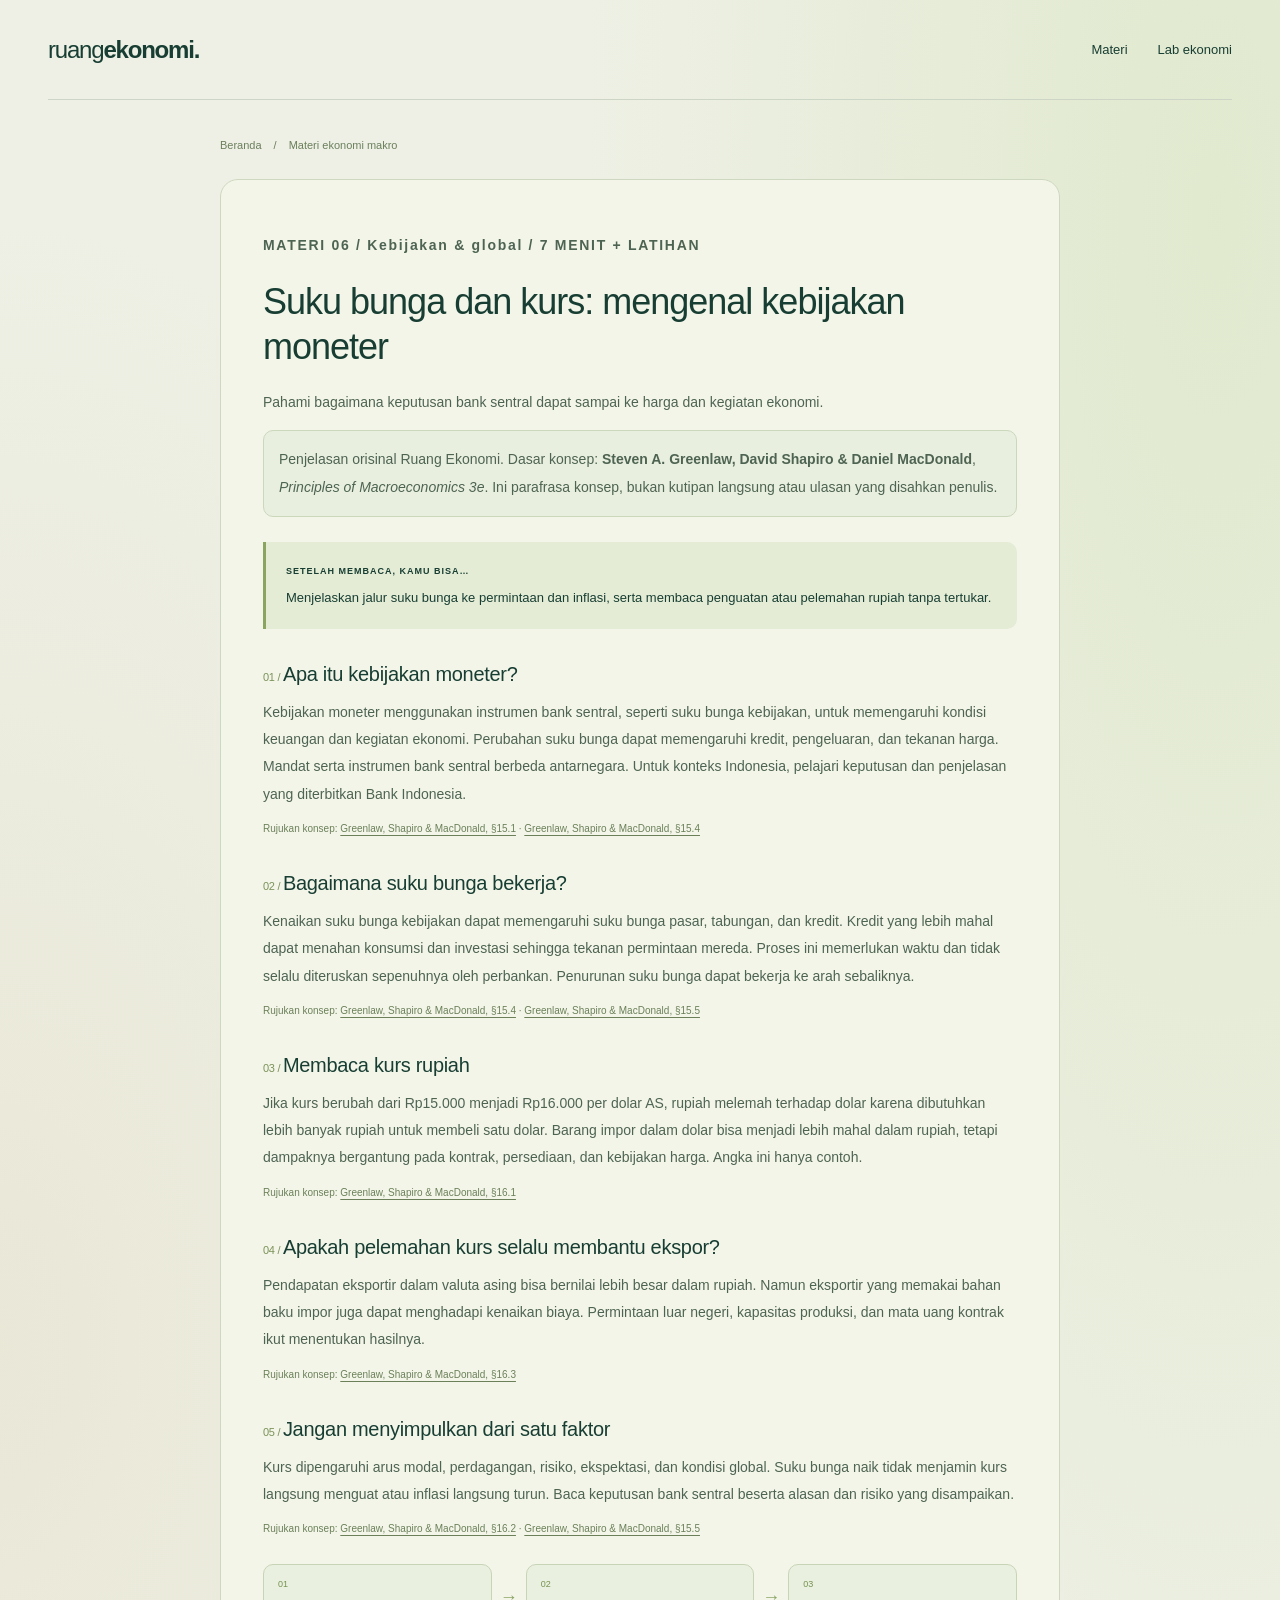
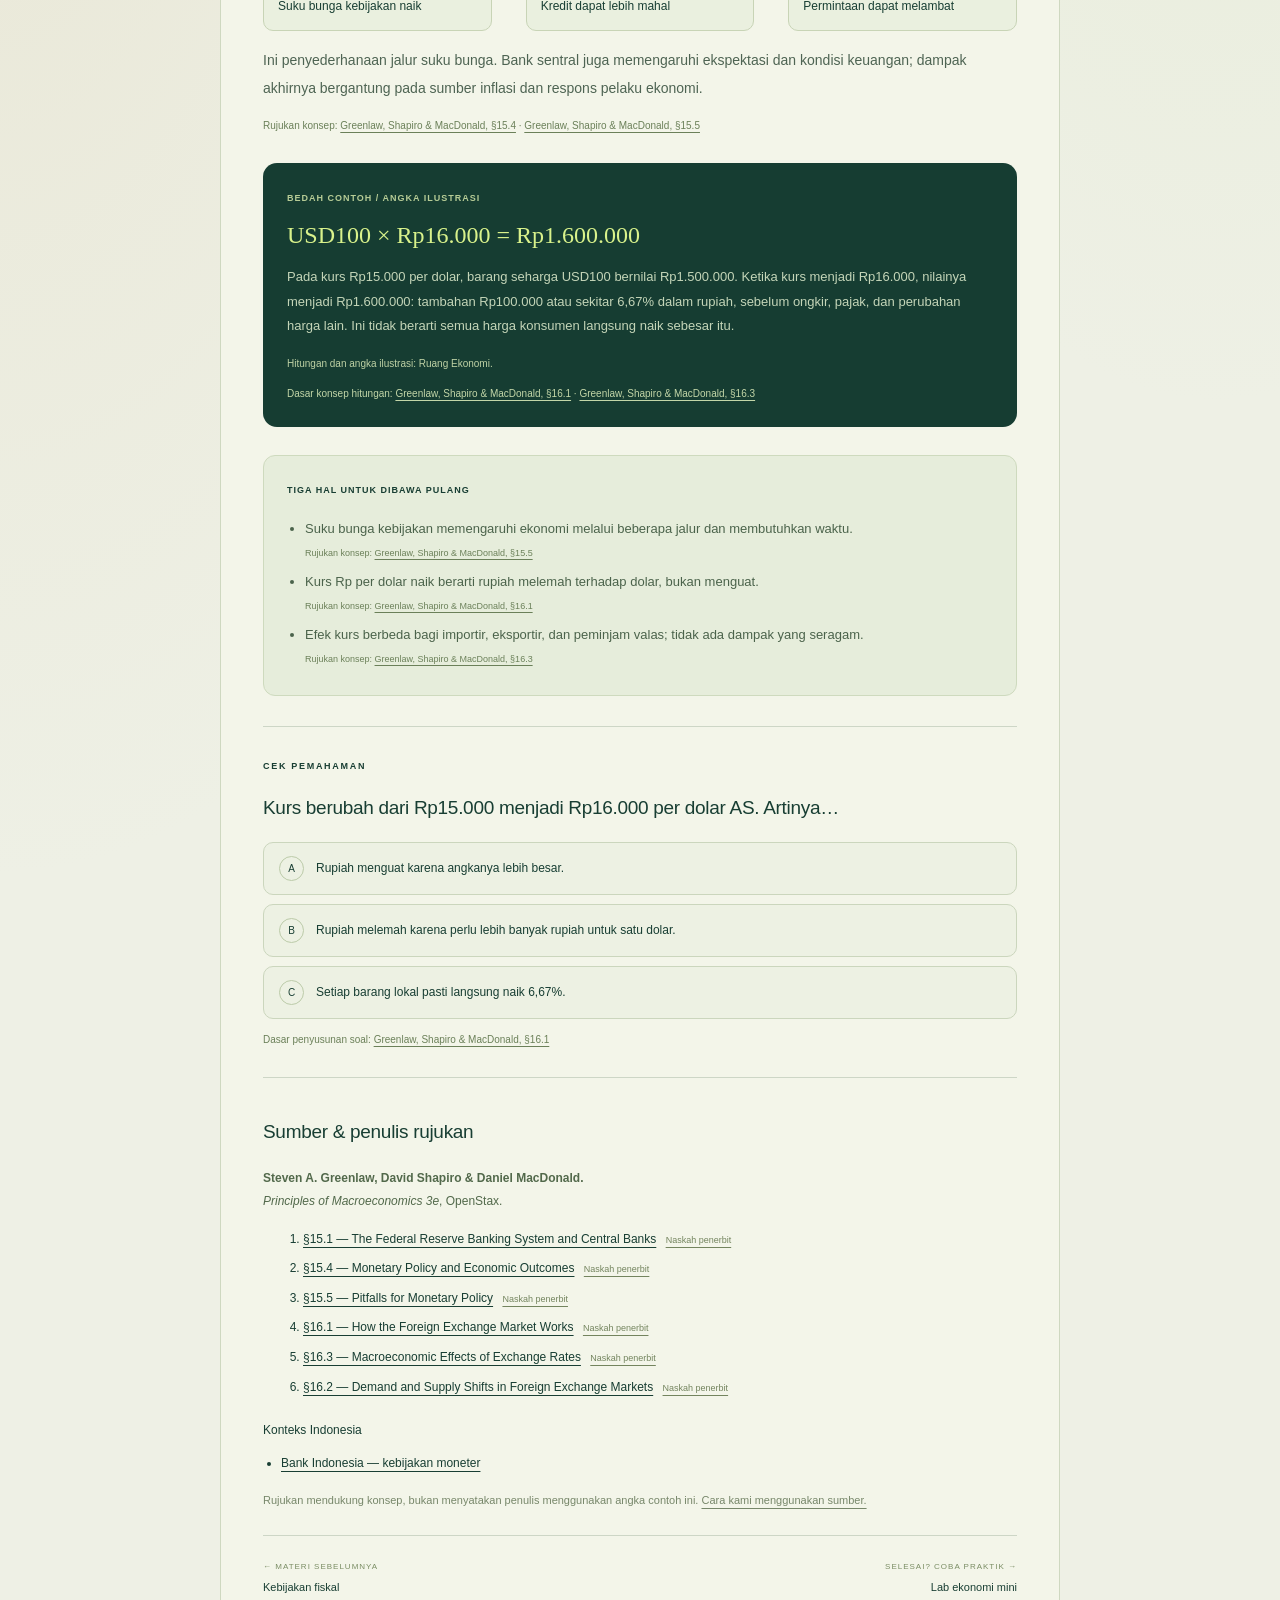
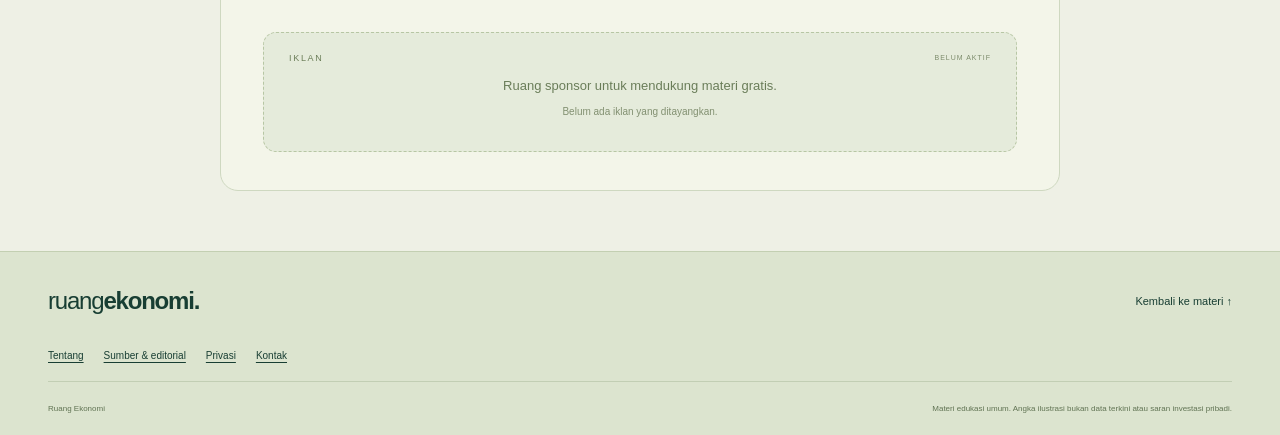
<file: materi/moneter-kurs.html>
<!doctype html>
<html lang="id"><head><meta charset="UTF-8"><meta name="viewport" content="width=device-width, initial-scale=1"><meta name="description" content="Pahami bagaimana keputusan bank sentral dapat sampai ke harga dan kegiatan ekonomi."><meta name="theme-color" content="#163d32"><title>Suku bunga dan kurs: mengenal kebijakan moneter — Ruang Ekonomi</title><link rel="canonical" href="https://okwekk.github.io/Pembelajaran/materi/moneter-kurs.html"><link rel="icon" href="../favicon.svg" type="image/svg+xml"><link rel="stylesheet" href="../style.css?v=3"></head>
<body><a class="skip-link" href="#isi">Langsung ke isi</a><header class="site-header wrap"><a class="brand" href="../index.html"><span>ruang<strong>ekonomi.</strong></span></a><nav aria-label="Navigasi utama"><a href="../index.html#artikel">Materi</a><a href="../index.html#laboratorium">Lab ekonomi</a></nav></header>
<main class="document-main" id="isi"><nav class="breadcrumbs" aria-label="Jejak navigasi"><a href="../index.html">Beranda</a><span aria-hidden="true">/</span><span>Materi ekonomi makro</span></nav><article class="article-document"><p class="eyebrow">MATERI 06 / Kebijakan &amp; global / 7 MENIT + LATIHAN</p><h1>Suku bunga dan kurs: mengenal kebijakan moneter</h1><p class="lesson-deck">Pahami bagaimana keputusan bank sentral dapat sampai ke harga dan kegiatan ekonomi.</p><p class="attribution-note">Penjelasan orisinal Ruang Ekonomi. Dasar konsep: <strong>Steven A. Greenlaw, David Shapiro &amp; Daniel MacDonald</strong>, <em>Principles of Macroeconomics 3e</em>. Ini parafrasa konsep, bukan kutipan langsung atau ulasan yang disahkan penulis.</p><div class="lesson-goal"><span>SETELAH MEMBACA, KAMU BISA…</span><p>Menjelaskan jalur suku bunga ke permintaan dan inflasi, serta membaca penguatan atau pelemahan rupiah tanpa tertukar.</p></div><section class="lesson-section"><h2><span>01 / </span>Apa itu kebijakan moneter?</h2><p>Kebijakan moneter menggunakan instrumen bank sentral, seperti suku bunga kebijakan, untuk memengaruhi kondisi keuangan dan kegiatan ekonomi. Perubahan suku bunga dapat memengaruhi kredit, pengeluaran, dan tekanan harga. Mandat serta instrumen bank sentral berbeda antarnegara. Untuk konteks Indonesia, pelajari keputusan dan penjelasan yang diterbitkan Bank Indonesia.</p><small class="citation">Rujukan konsep: <a href="https://openstax.org/books/principles-macroeconomics-3e/pages/15-1-the-federal-reserve-banking-system-and-central-banks" target="_blank" rel="noopener noreferrer" title="§15.1 — The Federal Reserve Banking System and Central Banks">Greenlaw, Shapiro &amp; MacDonald, §15.1</a> · <a href="https://openstax.org/books/principles-macroeconomics-3e/pages/15-4-monetary-policy-and-economic-outcomes" target="_blank" rel="noopener noreferrer" title="§15.4 — Monetary Policy and Economic Outcomes">Greenlaw, Shapiro &amp; MacDonald, §15.4</a></small></section><section class="lesson-section"><h2><span>02 / </span>Bagaimana suku bunga bekerja?</h2><p>Kenaikan suku bunga kebijakan dapat memengaruhi suku bunga pasar, tabungan, dan kredit. Kredit yang lebih mahal dapat menahan konsumsi dan investasi sehingga tekanan permintaan mereda. Proses ini memerlukan waktu dan tidak selalu diteruskan sepenuhnya oleh perbankan. Penurunan suku bunga dapat bekerja ke arah sebaliknya.</p><small class="citation">Rujukan konsep: <a href="https://openstax.org/books/principles-macroeconomics-3e/pages/15-4-monetary-policy-and-economic-outcomes" target="_blank" rel="noopener noreferrer" title="§15.4 — Monetary Policy and Economic Outcomes">Greenlaw, Shapiro &amp; MacDonald, §15.4</a> · <a href="https://openstax.org/books/principles-macroeconomics-3e/pages/15-5-pitfalls-for-monetary-policy" target="_blank" rel="noopener noreferrer" title="§15.5 — Pitfalls for Monetary Policy">Greenlaw, Shapiro &amp; MacDonald, §15.5</a></small></section><section class="lesson-section"><h2><span>03 / </span>Membaca kurs rupiah</h2><p>Jika kurs berubah dari Rp15.000 menjadi Rp16.000 per dolar AS, rupiah melemah terhadap dolar karena dibutuhkan lebih banyak rupiah untuk membeli satu dolar. Barang impor dalam dolar bisa menjadi lebih mahal dalam rupiah, tetapi dampaknya bergantung pada kontrak, persediaan, dan kebijakan harga. Angka ini hanya contoh.</p><small class="citation">Rujukan konsep: <a href="https://openstax.org/books/principles-macroeconomics-3e/pages/16-1-how-the-foreign-exchange-market-works" target="_blank" rel="noopener noreferrer" title="§16.1 — How the Foreign Exchange Market Works">Greenlaw, Shapiro &amp; MacDonald, §16.1</a></small></section><section class="lesson-section"><h2><span>04 / </span>Apakah pelemahan kurs selalu membantu ekspor?</h2><p>Pendapatan eksportir dalam valuta asing bisa bernilai lebih besar dalam rupiah. Namun eksportir yang memakai bahan baku impor juga dapat menghadapi kenaikan biaya. Permintaan luar negeri, kapasitas produksi, dan mata uang kontrak ikut menentukan hasilnya.</p><small class="citation">Rujukan konsep: <a href="https://openstax.org/books/principles-macroeconomics-3e/pages/16-3-macroeconomic-effects-of-exchange-rates" target="_blank" rel="noopener noreferrer" title="§16.3 — Macroeconomic Effects of Exchange Rates">Greenlaw, Shapiro &amp; MacDonald, §16.3</a></small></section><section class="lesson-section"><h2><span>05 / </span>Jangan menyimpulkan dari satu faktor</h2><p>Kurs dipengaruhi arus modal, perdagangan, risiko, ekspektasi, dan kondisi global. Suku bunga naik tidak menjamin kurs langsung menguat atau inflasi langsung turun. Baca keputusan bank sentral beserta alasan dan risiko yang disampaikan.</p><small class="citation">Rujukan konsep: <a href="https://openstax.org/books/principles-macroeconomics-3e/pages/16-2-demand-and-supply-shifts-in-foreign-exchange-markets" target="_blank" rel="noopener noreferrer" title="§16.2 — Demand and Supply Shifts in Foreign Exchange Markets">Greenlaw, Shapiro &amp; MacDonald, §16.2</a> · <a href="https://openstax.org/books/principles-macroeconomics-3e/pages/15-5-pitfalls-for-monetary-policy" target="_blank" rel="noopener noreferrer" title="§15.5 — Pitfalls for Monetary Policy">Greenlaw, Shapiro &amp; MacDonald, §15.5</a></small></section><div class="cause-chain" aria-label="Contoh alur sebab-akibat"><div class="cause-step"><small>01</small><strong>Suku bunga kebijakan naik</strong></div><span aria-hidden="true">→</span><div class="cause-step"><small>02</small><strong>Kredit dapat lebih mahal</strong></div><span aria-hidden="true">→</span><div class="cause-step"><small>03</small><strong>Permintaan dapat melambat</strong></div></div><p class="chain-note">Ini penyederhanaan jalur suku bunga. Bank sentral juga memengaruhi ekspektasi dan kondisi keuangan; dampak akhirnya bergantung pada sumber inflasi dan respons pelaku ekonomi.</p><small class="citation">Rujukan konsep: <a href="https://openstax.org/books/principles-macroeconomics-3e/pages/15-4-monetary-policy-and-economic-outcomes" target="_blank" rel="noopener noreferrer" title="§15.4 — Monetary Policy and Economic Outcomes">Greenlaw, Shapiro &amp; MacDonald, §15.4</a> · <a href="https://openstax.org/books/principles-macroeconomics-3e/pages/15-5-pitfalls-for-monetary-policy" target="_blank" rel="noopener noreferrer" title="§15.5 — Pitfalls for Monetary Policy">Greenlaw, Shapiro &amp; MacDonald, §15.5</a></small><aside class="example-box"><span>BEDAH CONTOH / ANGKA ILUSTRASI</span><h2>USD100 × Rp16.000 = Rp1.600.000</h2><p>Pada kurs Rp15.000 per dolar, barang seharga USD100 bernilai Rp1.500.000. Ketika kurs menjadi Rp16.000, nilainya menjadi Rp1.600.000: tambahan Rp100.000 atau sekitar 6,67% dalam rupiah, sebelum ongkir, pajak, dan perubahan harga lain. Ini tidak berarti semua harga konsumen langsung naik sebesar itu.</p><small class="example-origin">Hitungan dan angka ilustrasi: Ruang Ekonomi.</small><small class="citation">Dasar konsep hitungan: <a href="https://openstax.org/books/principles-macroeconomics-3e/pages/16-1-how-the-foreign-exchange-market-works" target="_blank" rel="noopener noreferrer" title="§16.1 — How the Foreign Exchange Market Works">Greenlaw, Shapiro &amp; MacDonald, §16.1</a> · <a href="https://openstax.org/books/principles-macroeconomics-3e/pages/16-3-macroeconomic-effects-of-exchange-rates" target="_blank" rel="noopener noreferrer" title="§16.3 — Macroeconomic Effects of Exchange Rates">Greenlaw, Shapiro &amp; MacDonald, §16.3</a></small></aside><aside class="lesson-summary"><span>TIGA HAL UNTUK DIBAWA PULANG</span><ul><li>Suku bunga kebijakan memengaruhi ekonomi melalui beberapa jalur dan membutuhkan waktu.<small class="citation">Rujukan konsep: <a href="https://openstax.org/books/principles-macroeconomics-3e/pages/15-5-pitfalls-for-monetary-policy" target="_blank" rel="noopener noreferrer" title="§15.5 — Pitfalls for Monetary Policy">Greenlaw, Shapiro &amp; MacDonald, §15.5</a></small></li><li>Kurs Rp per dolar naik berarti rupiah melemah terhadap dolar, bukan menguat.<small class="citation">Rujukan konsep: <a href="https://openstax.org/books/principles-macroeconomics-3e/pages/16-1-how-the-foreign-exchange-market-works" target="_blank" rel="noopener noreferrer" title="§16.1 — How the Foreign Exchange Market Works">Greenlaw, Shapiro &amp; MacDonald, §16.1</a></small></li><li>Efek kurs berbeda bagi importir, eksportir, dan peminjam valas; tidak ada dampak yang seragam.<small class="citation">Rujukan konsep: <a href="https://openstax.org/books/principles-macroeconomics-3e/pages/16-3-macroeconomic-effects-of-exchange-rates" target="_blank" rel="noopener noreferrer" title="§16.3 — Macroeconomic Effects of Exchange Rates">Greenlaw, Shapiro &amp; MacDonald, §16.3</a></small></li></ul></aside><section class="quiz" aria-labelledby="quiz-question"><p class="eyebrow">CEK PEMAHAMAN</p><h2 id="quiz-question">Kurs berubah dari Rp15.000 menjadi Rp16.000 per dolar AS. Artinya…</h2><div class="quiz-options" role="group" aria-labelledby="quiz-question"><button type="button" data-answer="0" data-correct="false" data-feedback="Perhatikan satuannya: rupiah per dolar. Angka lebih besar berarti membeli satu dolar membutuhkan lebih banyak rupiah." aria-pressed="false"><span aria-hidden="true">A</span>Rupiah menguat karena angkanya lebih besar.</button><button type="button" data-answer="1" data-correct="true" data-feedback="Benar. Dalam kuotasi Rp per dolar, kenaikan angka kurs berarti rupiah melemah terhadap dolar. Selalu cek mata uang pembandingnya." aria-pressed="false"><span aria-hidden="true">B</span>Rupiah melemah karena perlu lebih banyak rupiah untuk satu dolar.</button><button type="button" data-answer="2" data-correct="false" data-feedback="Dampak ke harga konsumen tidak seragam atau seketika. Komponen impor, persediaan, kontrak, dan kebijakan harga perusahaan ikut berpengaruh." aria-pressed="false"><span aria-hidden="true">C</span>Setiap barang lokal pasti langsung naik 6,67%.</button></div><small class="citation">Dasar penyusunan soal: <a href="https://openstax.org/books/principles-macroeconomics-3e/pages/16-1-how-the-foreign-exchange-market-works" target="_blank" rel="noopener noreferrer" title="§16.1 — How the Foreign Exchange Market Works">Greenlaw, Shapiro &amp; MacDonald, §16.1</a></small><p id="quiz-feedback" class="quiz-feedback" role="status" aria-live="polite" aria-atomic="true" hidden></p><noscript><p>Aktifkan JavaScript untuk memeriksa jawaban kuis.</p></noscript></section><section class="lesson-sources"><h2>Sumber &amp; penulis rujukan</h2><p class="reference-authors"><strong>Steven A. Greenlaw, David Shapiro &amp; Daniel MacDonald.</strong><br><em>Principles of Macroeconomics 3e</em>, OpenStax.</p><ol class="reference-list"><li><a href="https://openstax.org/books/principles-macroeconomics-3e/pages/15-1-the-federal-reserve-banking-system-and-central-banks" target="_blank" rel="noopener noreferrer">§15.1 — The Federal Reserve Banking System and Central Banks</a> <a class="source-text-link" href="https://github.com/openstax/osbooks-principles-economics-bundle/blob/cf93bf19bbbca7d1324c2d31af0e81740ae3e5f5/modules/m63726/index.cnxml" target="_blank" rel="noopener noreferrer">Naskah penerbit</a></li><li><a href="https://openstax.org/books/principles-macroeconomics-3e/pages/15-4-monetary-policy-and-economic-outcomes" target="_blank" rel="noopener noreferrer">§15.4 — Monetary Policy and Economic Outcomes</a> <a class="source-text-link" href="https://github.com/openstax/osbooks-principles-economics-bundle/blob/cf93bf19bbbca7d1324c2d31af0e81740ae3e5f5/modules/m63941/index.cnxml" target="_blank" rel="noopener noreferrer">Naskah penerbit</a></li><li><a href="https://openstax.org/books/principles-macroeconomics-3e/pages/15-5-pitfalls-for-monetary-policy" target="_blank" rel="noopener noreferrer">§15.5 — Pitfalls for Monetary Policy</a> <a class="source-text-link" href="https://github.com/openstax/osbooks-principles-economics-bundle/blob/cf93bf19bbbca7d1324c2d31af0e81740ae3e5f5/modules/m63943/index.cnxml" target="_blank" rel="noopener noreferrer">Naskah penerbit</a></li><li><a href="https://openstax.org/books/principles-macroeconomics-3e/pages/16-1-how-the-foreign-exchange-market-works" target="_blank" rel="noopener noreferrer">§16.1 — How the Foreign Exchange Market Works</a> <a class="source-text-link" href="https://github.com/openstax/osbooks-principles-economics-bundle/blob/cf93bf19bbbca7d1324c2d31af0e81740ae3e5f5/modules/m64200/index.cnxml" target="_blank" rel="noopener noreferrer">Naskah penerbit</a></li><li><a href="https://openstax.org/books/principles-macroeconomics-3e/pages/16-3-macroeconomic-effects-of-exchange-rates" target="_blank" rel="noopener noreferrer">§16.3 — Macroeconomic Effects of Exchange Rates</a> <a class="source-text-link" href="https://github.com/openstax/osbooks-principles-economics-bundle/blob/cf93bf19bbbca7d1324c2d31af0e81740ae3e5f5/modules/m64196/index.cnxml" target="_blank" rel="noopener noreferrer">Naskah penerbit</a></li><li><a href="https://openstax.org/books/principles-macroeconomics-3e/pages/16-2-demand-and-supply-shifts-in-foreign-exchange-markets" target="_blank" rel="noopener noreferrer">§16.2 — Demand and Supply Shifts in Foreign Exchange Markets</a> <a class="source-text-link" href="https://github.com/openstax/osbooks-principles-economics-bundle/blob/cf93bf19bbbca7d1324c2d31af0e81740ae3e5f5/modules/m64192/index.cnxml" target="_blank" rel="noopener noreferrer">Naskah penerbit</a></li></ol><h4>Konteks Indonesia</h4><ul><li><a href="https://www.bi.go.id/id/fungsi-utama/moneter/Default.aspx" target="_blank" rel="noopener noreferrer">Bank Indonesia — kebijakan moneter</a></li></ul><p class="source-note">Rujukan mendukung konsep, bukan menyatakan penulis menggunakan angka contoh ini. <a href="../sumber.html">Cara kami menggunakan sumber.</a></p></section><nav class="lesson-nav" aria-label="Urutan materi"><a href="fiskal.html"><span>← MATERI SEBELUMNYA</span>Kebijakan fiskal</a><a href="../index.html#laboratorium"><span>SELESAI? COBA PRAKTIK →</span>Lab ekonomi mini</a></nav><aside class="ad-placeholder" aria-label="Ruang iklan yang belum aktif"><div><span class="ad-label">IKLAN</span><span class="ad-state">BELUM AKTIF</span></div><p>Ruang sponsor untuk mendukung materi gratis.</p><small>Belum ada iklan yang ditayangkan.</small></aside></article></main>
<footer class="site-footer"><div class="wrap"><div class="footer-top"><a class="brand" href="../index.html"><span>ruang<strong>ekonomi.</strong></span></a><a class="back-link" href="../index.html#artikel">Kembali ke materi ↑</a></div><div class="footer-links"><a href="../tentang.html">Tentang</a><a href="../sumber.html">Sumber & editorial</a><a href="../privasi.html">Privasi</a><a href="../kontak.html">Kontak</a></div><div class="footer-bottom"><span>Ruang Ekonomi</span><p>Materi edukasi umum. Angka ilustrasi bukan data terkini atau saran investasi pribadi.</p></div></div></footer>
<script src="../article-page.js?v=3"></script></body></html>
</file>
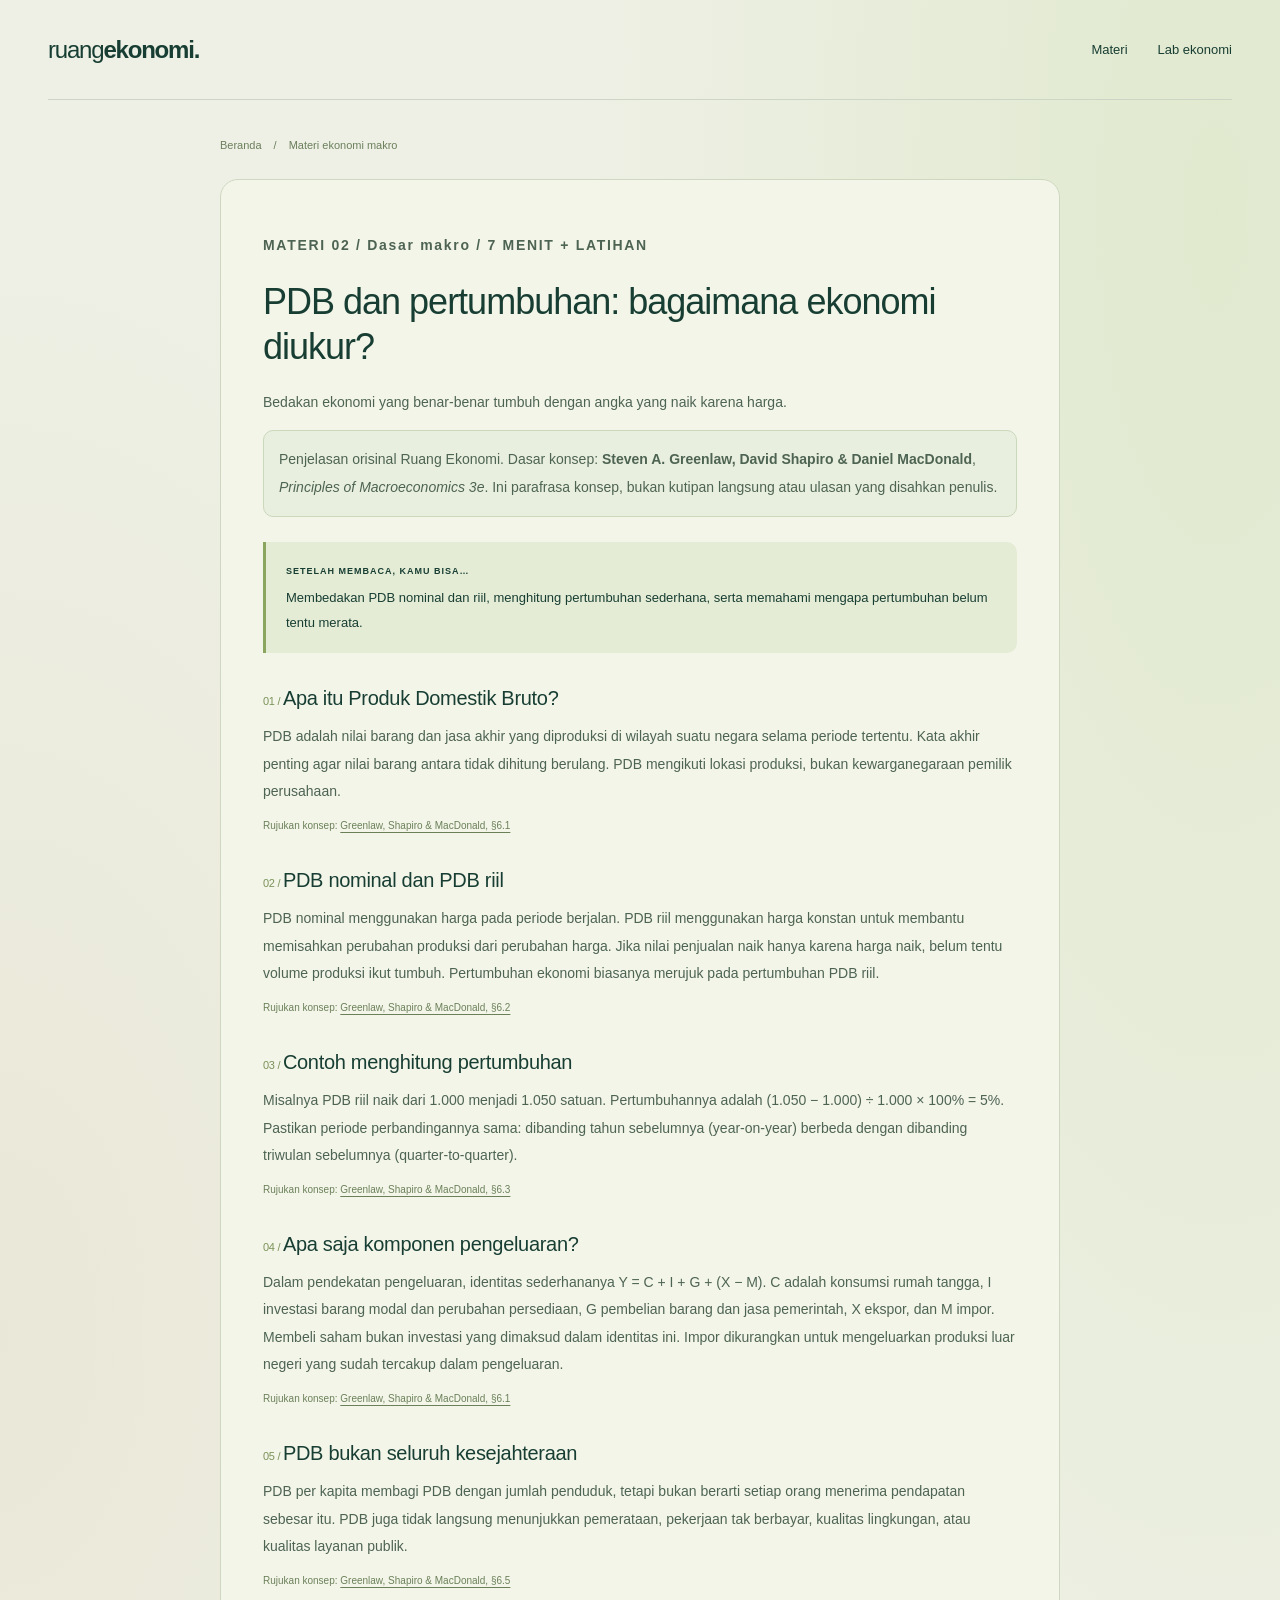
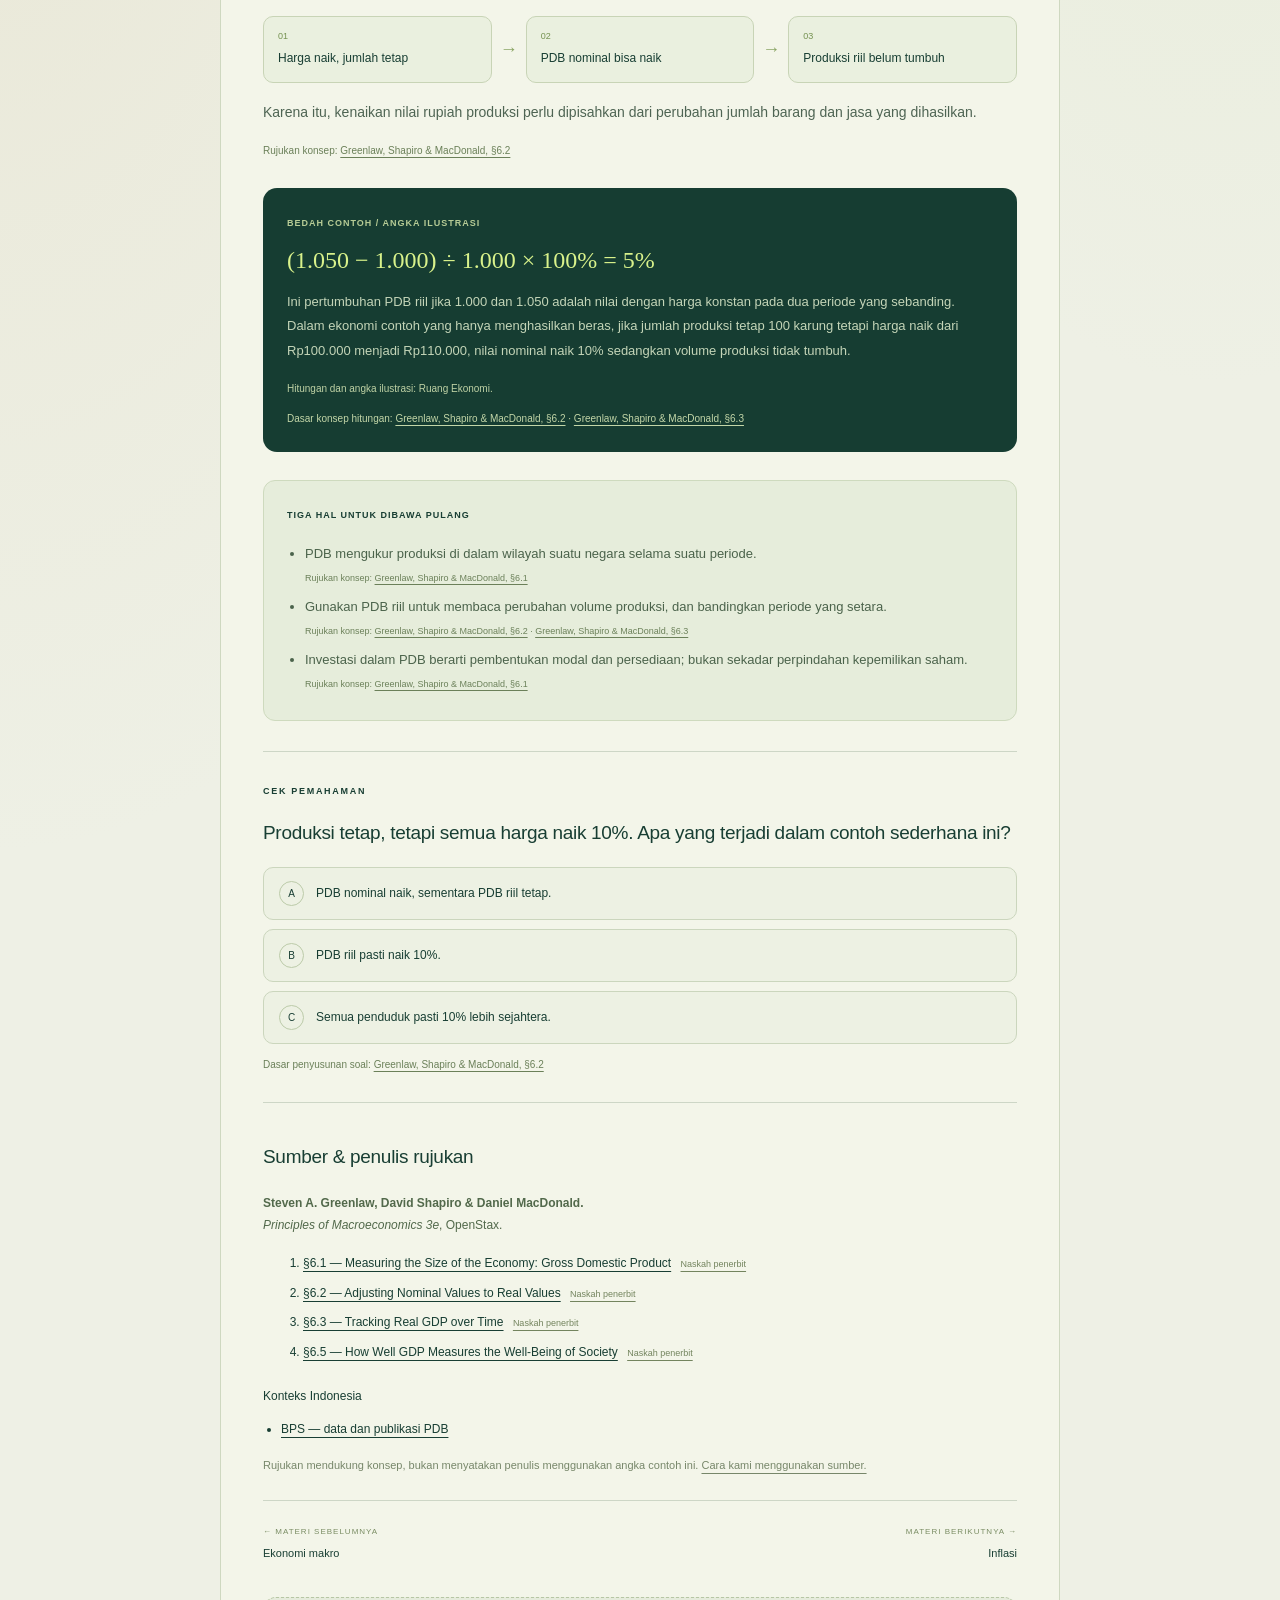
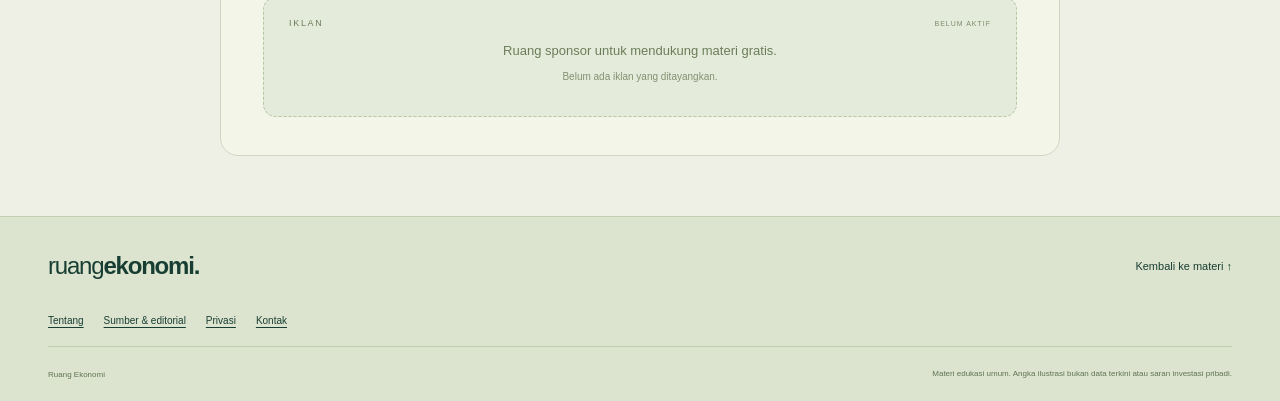
<file: materi/pdb.html>
<!doctype html>
<html lang="id"><head><meta charset="UTF-8"><meta name="viewport" content="width=device-width, initial-scale=1"><meta name="description" content="Bedakan ekonomi yang benar-benar tumbuh dengan angka yang naik karena harga."><meta name="theme-color" content="#163d32"><title>PDB dan pertumbuhan: bagaimana ekonomi diukur? — Ruang Ekonomi</title><link rel="canonical" href="https://okwekk.github.io/Pembelajaran/materi/pdb.html"><link rel="icon" href="../favicon.svg" type="image/svg+xml"><link rel="stylesheet" href="../style.css?v=3"></head>
<body><a class="skip-link" href="#isi">Langsung ke isi</a><header class="site-header wrap"><a class="brand" href="../index.html"><span>ruang<strong>ekonomi.</strong></span></a><nav aria-label="Navigasi utama"><a href="../index.html#artikel">Materi</a><a href="../index.html#laboratorium">Lab ekonomi</a></nav></header>
<main class="document-main" id="isi"><nav class="breadcrumbs" aria-label="Jejak navigasi"><a href="../index.html">Beranda</a><span aria-hidden="true">/</span><span>Materi ekonomi makro</span></nav><article class="article-document"><p class="eyebrow">MATERI 02 / Dasar makro / 7 MENIT + LATIHAN</p><h1>PDB dan pertumbuhan: bagaimana ekonomi diukur?</h1><p class="lesson-deck">Bedakan ekonomi yang benar-benar tumbuh dengan angka yang naik karena harga.</p><p class="attribution-note">Penjelasan orisinal Ruang Ekonomi. Dasar konsep: <strong>Steven A. Greenlaw, David Shapiro &amp; Daniel MacDonald</strong>, <em>Principles of Macroeconomics 3e</em>. Ini parafrasa konsep, bukan kutipan langsung atau ulasan yang disahkan penulis.</p><div class="lesson-goal"><span>SETELAH MEMBACA, KAMU BISA…</span><p>Membedakan PDB nominal dan riil, menghitung pertumbuhan sederhana, serta memahami mengapa pertumbuhan belum tentu merata.</p></div><section class="lesson-section"><h2><span>01 / </span>Apa itu Produk Domestik Bruto?</h2><p>PDB adalah nilai barang dan jasa akhir yang diproduksi di wilayah suatu negara selama periode tertentu. Kata akhir penting agar nilai barang antara tidak dihitung berulang. PDB mengikuti lokasi produksi, bukan kewarganegaraan pemilik perusahaan.</p><small class="citation">Rujukan konsep: <a href="https://openstax.org/books/principles-macroeconomics-3e/pages/6-1-measuring-the-size-of-the-economy-gross-domestic-product" target="_blank" rel="noopener noreferrer" title="§6.1 — Measuring the Size of the Economy: Gross Domestic Product">Greenlaw, Shapiro &amp; MacDonald, §6.1</a></small></section><section class="lesson-section"><h2><span>02 / </span>PDB nominal dan PDB riil</h2><p>PDB nominal menggunakan harga pada periode berjalan. PDB riil menggunakan harga konstan untuk membantu memisahkan perubahan produksi dari perubahan harga. Jika nilai penjualan naik hanya karena harga naik, belum tentu volume produksi ikut tumbuh. Pertumbuhan ekonomi biasanya merujuk pada pertumbuhan PDB riil.</p><small class="citation">Rujukan konsep: <a href="https://openstax.org/books/principles-macroeconomics-3e/pages/6-2-adjusting-nominal-values-to-real-values" target="_blank" rel="noopener noreferrer" title="§6.2 — Adjusting Nominal Values to Real Values">Greenlaw, Shapiro &amp; MacDonald, §6.2</a></small></section><section class="lesson-section"><h2><span>03 / </span>Contoh menghitung pertumbuhan</h2><p>Misalnya PDB riil naik dari 1.000 menjadi 1.050 satuan. Pertumbuhannya adalah (1.050 − 1.000) ÷ 1.000 × 100% = 5%. Pastikan periode perbandingannya sama: dibanding tahun sebelumnya (year-on-year) berbeda dengan dibanding triwulan sebelumnya (quarter-to-quarter).</p><small class="citation">Rujukan konsep: <a href="https://openstax.org/books/principles-macroeconomics-3e/pages/6-3-tracking-real-gdp-over-time" target="_blank" rel="noopener noreferrer" title="§6.3 — Tracking Real GDP over Time">Greenlaw, Shapiro &amp; MacDonald, §6.3</a></small></section><section class="lesson-section"><h2><span>04 / </span>Apa saja komponen pengeluaran?</h2><p>Dalam pendekatan pengeluaran, identitas sederhananya Y = C + I + G + (X − M). C adalah konsumsi rumah tangga, I investasi barang modal dan perubahan persediaan, G pembelian barang dan jasa pemerintah, X ekspor, dan M impor. Membeli saham bukan investasi yang dimaksud dalam identitas ini. Impor dikurangkan untuk mengeluarkan produksi luar negeri yang sudah tercakup dalam pengeluaran.</p><small class="citation">Rujukan konsep: <a href="https://openstax.org/books/principles-macroeconomics-3e/pages/6-1-measuring-the-size-of-the-economy-gross-domestic-product" target="_blank" rel="noopener noreferrer" title="§6.1 — Measuring the Size of the Economy: Gross Domestic Product">Greenlaw, Shapiro &amp; MacDonald, §6.1</a></small></section><section class="lesson-section"><h2><span>05 / </span>PDB bukan seluruh kesejahteraan</h2><p>PDB per kapita membagi PDB dengan jumlah penduduk, tetapi bukan berarti setiap orang menerima pendapatan sebesar itu. PDB juga tidak langsung menunjukkan pemerataan, pekerjaan tak berbayar, kualitas lingkungan, atau kualitas layanan publik.</p><small class="citation">Rujukan konsep: <a href="https://openstax.org/books/principles-macroeconomics-3e/pages/6-5-how-well-gdp-measures-the-well-being-of-society" target="_blank" rel="noopener noreferrer" title="§6.5 — How Well GDP Measures the Well-Being of Society">Greenlaw, Shapiro &amp; MacDonald, §6.5</a></small></section><div class="cause-chain" aria-label="Contoh alur sebab-akibat"><div class="cause-step"><small>01</small><strong>Harga naik, jumlah tetap</strong></div><span aria-hidden="true">→</span><div class="cause-step"><small>02</small><strong>PDB nominal bisa naik</strong></div><span aria-hidden="true">→</span><div class="cause-step"><small>03</small><strong>Produksi riil belum tumbuh</strong></div></div><p class="chain-note">Karena itu, kenaikan nilai rupiah produksi perlu dipisahkan dari perubahan jumlah barang dan jasa yang dihasilkan.</p><small class="citation">Rujukan konsep: <a href="https://openstax.org/books/principles-macroeconomics-3e/pages/6-2-adjusting-nominal-values-to-real-values" target="_blank" rel="noopener noreferrer" title="§6.2 — Adjusting Nominal Values to Real Values">Greenlaw, Shapiro &amp; MacDonald, §6.2</a></small><aside class="example-box"><span>BEDAH CONTOH / ANGKA ILUSTRASI</span><h2>(1.050 − 1.000) ÷ 1.000 × 100% = 5%</h2><p>Ini pertumbuhan PDB riil jika 1.000 dan 1.050 adalah nilai dengan harga konstan pada dua periode yang sebanding. Dalam ekonomi contoh yang hanya menghasilkan beras, jika jumlah produksi tetap 100 karung tetapi harga naik dari Rp100.000 menjadi Rp110.000, nilai nominal naik 10% sedangkan volume produksi tidak tumbuh.</p><small class="example-origin">Hitungan dan angka ilustrasi: Ruang Ekonomi.</small><small class="citation">Dasar konsep hitungan: <a href="https://openstax.org/books/principles-macroeconomics-3e/pages/6-2-adjusting-nominal-values-to-real-values" target="_blank" rel="noopener noreferrer" title="§6.2 — Adjusting Nominal Values to Real Values">Greenlaw, Shapiro &amp; MacDonald, §6.2</a> · <a href="https://openstax.org/books/principles-macroeconomics-3e/pages/6-3-tracking-real-gdp-over-time" target="_blank" rel="noopener noreferrer" title="§6.3 — Tracking Real GDP over Time">Greenlaw, Shapiro &amp; MacDonald, §6.3</a></small></aside><aside class="lesson-summary"><span>TIGA HAL UNTUK DIBAWA PULANG</span><ul><li>PDB mengukur produksi di dalam wilayah suatu negara selama suatu periode.<small class="citation">Rujukan konsep: <a href="https://openstax.org/books/principles-macroeconomics-3e/pages/6-1-measuring-the-size-of-the-economy-gross-domestic-product" target="_blank" rel="noopener noreferrer" title="§6.1 — Measuring the Size of the Economy: Gross Domestic Product">Greenlaw, Shapiro &amp; MacDonald, §6.1</a></small></li><li>Gunakan PDB riil untuk membaca perubahan volume produksi, dan bandingkan periode yang setara.<small class="citation">Rujukan konsep: <a href="https://openstax.org/books/principles-macroeconomics-3e/pages/6-2-adjusting-nominal-values-to-real-values" target="_blank" rel="noopener noreferrer" title="§6.2 — Adjusting Nominal Values to Real Values">Greenlaw, Shapiro &amp; MacDonald, §6.2</a> · <a href="https://openstax.org/books/principles-macroeconomics-3e/pages/6-3-tracking-real-gdp-over-time" target="_blank" rel="noopener noreferrer" title="§6.3 — Tracking Real GDP over Time">Greenlaw, Shapiro &amp; MacDonald, §6.3</a></small></li><li>Investasi dalam PDB berarti pembentukan modal dan persediaan; bukan sekadar perpindahan kepemilikan saham.<small class="citation">Rujukan konsep: <a href="https://openstax.org/books/principles-macroeconomics-3e/pages/6-1-measuring-the-size-of-the-economy-gross-domestic-product" target="_blank" rel="noopener noreferrer" title="§6.1 — Measuring the Size of the Economy: Gross Domestic Product">Greenlaw, Shapiro &amp; MacDonald, §6.1</a></small></li></ul></aside><section class="quiz" aria-labelledby="quiz-question"><p class="eyebrow">CEK PEMAHAMAN</p><h2 id="quiz-question">Produksi tetap, tetapi semua harga naik 10%. Apa yang terjadi dalam contoh sederhana ini?</h2><div class="quiz-options" role="group" aria-labelledby="quiz-question"><button type="button" data-answer="0" data-correct="true" data-feedback="Benar. Nilai pada harga berjalan naik, tetapi volume produksi tidak berubah. Kenaikan harga tidak sama dengan pertumbuhan riil." aria-pressed="false"><span aria-hidden="true">A</span>PDB nominal naik, sementara PDB riil tetap.</button><button type="button" data-answer="1" data-correct="false" data-feedback="PDB riil memisahkan pengaruh harga. Karena jumlah produksi tetap, pertumbuhan riil dalam contoh ini adalah nol." aria-pressed="false"><span aria-hidden="true">B</span>PDB riil pasti naik 10%.</button><button type="button" data-answer="2" data-correct="false" data-feedback="Kenaikan harga tidak menunjukkan peningkatan produksi maupun pembagian pendapatan. Kesejahteraan tidak dapat disimpulkan dari angka nominal saja." aria-pressed="false"><span aria-hidden="true">C</span>Semua penduduk pasti 10% lebih sejahtera.</button></div><small class="citation">Dasar penyusunan soal: <a href="https://openstax.org/books/principles-macroeconomics-3e/pages/6-2-adjusting-nominal-values-to-real-values" target="_blank" rel="noopener noreferrer" title="§6.2 — Adjusting Nominal Values to Real Values">Greenlaw, Shapiro &amp; MacDonald, §6.2</a></small><p id="quiz-feedback" class="quiz-feedback" role="status" aria-live="polite" aria-atomic="true" hidden></p><noscript><p>Aktifkan JavaScript untuk memeriksa jawaban kuis.</p></noscript></section><section class="lesson-sources"><h2>Sumber &amp; penulis rujukan</h2><p class="reference-authors"><strong>Steven A. Greenlaw, David Shapiro &amp; Daniel MacDonald.</strong><br><em>Principles of Macroeconomics 3e</em>, OpenStax.</p><ol class="reference-list"><li><a href="https://openstax.org/books/principles-macroeconomics-3e/pages/6-1-measuring-the-size-of-the-economy-gross-domestic-product" target="_blank" rel="noopener noreferrer">§6.1 — Measuring the Size of the Economy: Gross Domestic Product</a> <a class="source-text-link" href="https://github.com/openstax/osbooks-principles-economics-bundle/blob/cf93bf19bbbca7d1324c2d31af0e81740ae3e5f5/modules/m63719/index.cnxml" target="_blank" rel="noopener noreferrer">Naskah penerbit</a></li><li><a href="https://openstax.org/books/principles-macroeconomics-3e/pages/6-2-adjusting-nominal-values-to-real-values" target="_blank" rel="noopener noreferrer">§6.2 — Adjusting Nominal Values to Real Values</a> <a class="source-text-link" href="https://github.com/openstax/osbooks-principles-economics-bundle/blob/cf93bf19bbbca7d1324c2d31af0e81740ae3e5f5/modules/m63724/index.cnxml" target="_blank" rel="noopener noreferrer">Naskah penerbit</a></li><li><a href="https://openstax.org/books/principles-macroeconomics-3e/pages/6-3-tracking-real-gdp-over-time" target="_blank" rel="noopener noreferrer">§6.3 — Tracking Real GDP over Time</a> <a class="source-text-link" href="https://github.com/openstax/osbooks-principles-economics-bundle/blob/cf93bf19bbbca7d1324c2d31af0e81740ae3e5f5/modules/m63727/index.cnxml" target="_blank" rel="noopener noreferrer">Naskah penerbit</a></li><li><a href="https://openstax.org/books/principles-macroeconomics-3e/pages/6-5-how-well-gdp-measures-the-well-being-of-society" target="_blank" rel="noopener noreferrer">§6.5 — How Well GDP Measures the Well-Being of Society</a> <a class="source-text-link" href="https://github.com/openstax/osbooks-principles-economics-bundle/blob/cf93bf19bbbca7d1324c2d31af0e81740ae3e5f5/modules/m63734/index.cnxml" target="_blank" rel="noopener noreferrer">Naskah penerbit</a></li></ol><h4>Konteks Indonesia</h4><ul><li><a href="https://www.bps.go.id/" target="_blank" rel="noopener noreferrer">BPS — data dan publikasi PDB</a></li></ul><p class="source-note">Rujukan mendukung konsep, bukan menyatakan penulis menggunakan angka contoh ini. <a href="../sumber.html">Cara kami menggunakan sumber.</a></p></section><nav class="lesson-nav" aria-label="Urutan materi"><a href="pengantar-makro.html"><span>← MATERI SEBELUMNYA</span>Ekonomi makro</a><a href="inflasi.html"><span>MATERI BERIKUTNYA →</span>Inflasi</a></nav><aside class="ad-placeholder" aria-label="Ruang iklan yang belum aktif"><div><span class="ad-label">IKLAN</span><span class="ad-state">BELUM AKTIF</span></div><p>Ruang sponsor untuk mendukung materi gratis.</p><small>Belum ada iklan yang ditayangkan.</small></aside></article></main>
<footer class="site-footer"><div class="wrap"><div class="footer-top"><a class="brand" href="../index.html"><span>ruang<strong>ekonomi.</strong></span></a><a class="back-link" href="../index.html#artikel">Kembali ke materi ↑</a></div><div class="footer-links"><a href="../tentang.html">Tentang</a><a href="../sumber.html">Sumber & editorial</a><a href="../privasi.html">Privasi</a><a href="../kontak.html">Kontak</a></div><div class="footer-bottom"><span>Ruang Ekonomi</span><p>Materi edukasi umum. Angka ilustrasi bukan data terkini atau saran investasi pribadi.</p></div></div></footer>
<script src="../article-page.js?v=3"></script></body></html>
</file>
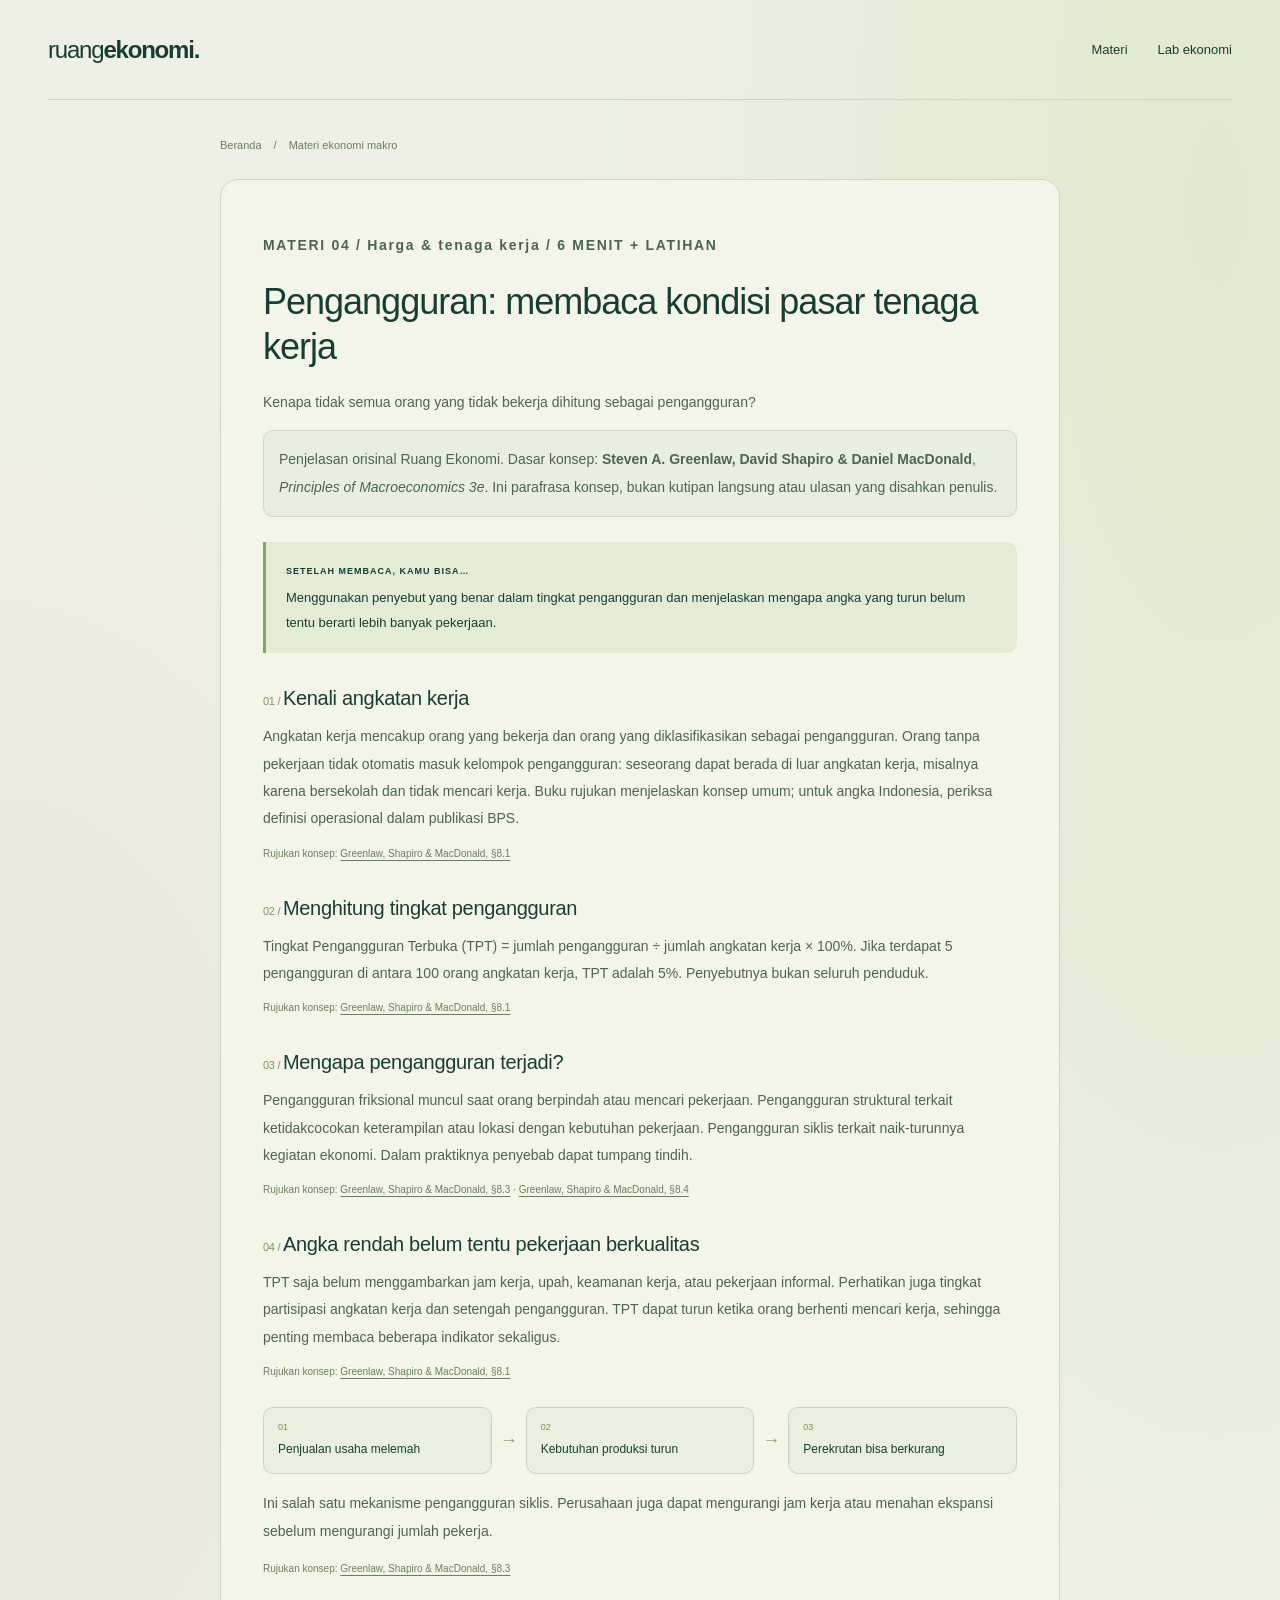
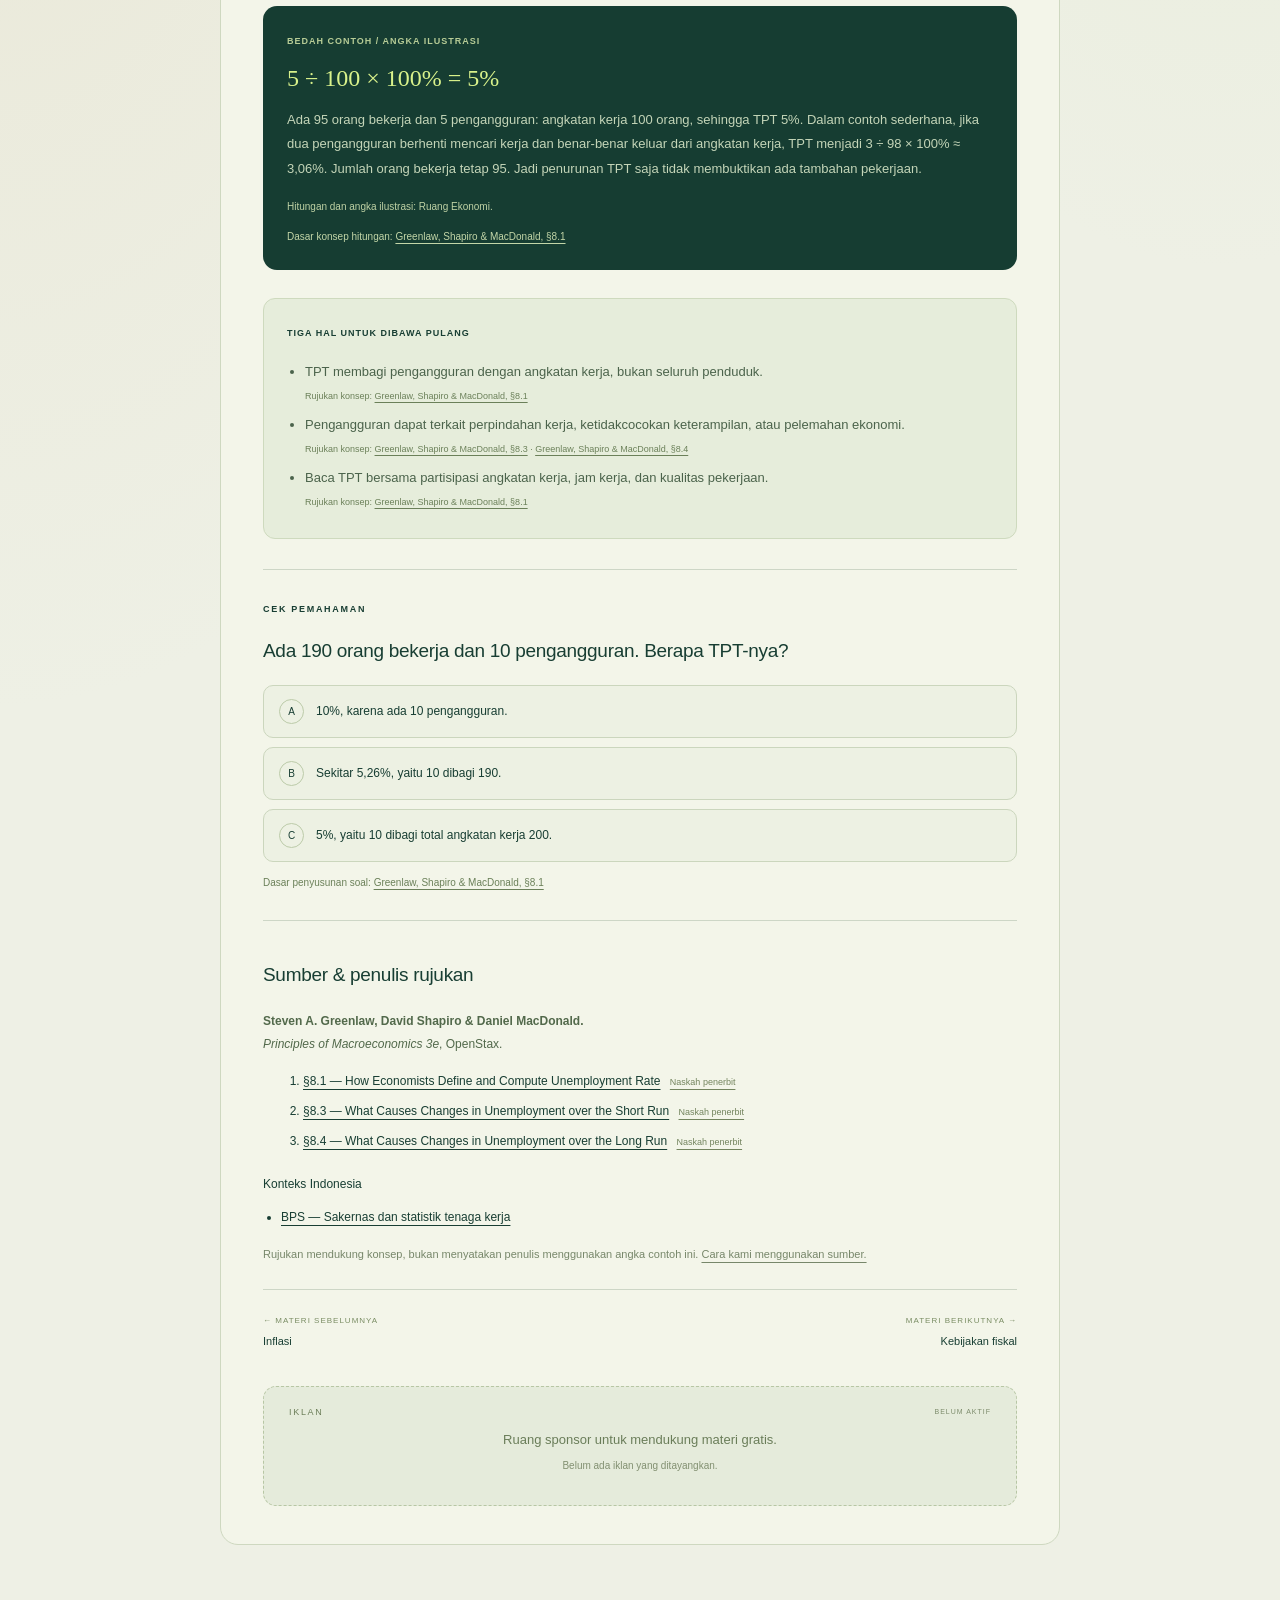
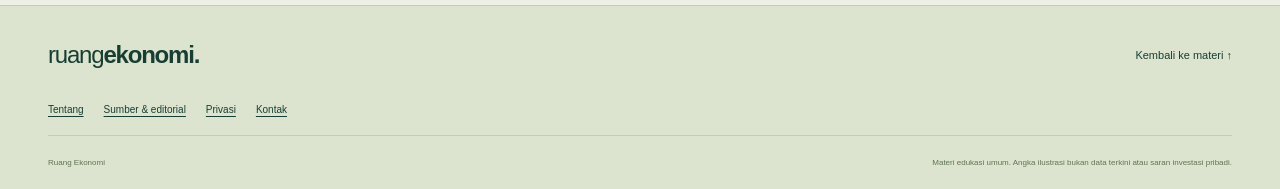
<file: materi/pengangguran.html>
<!doctype html>
<html lang="id"><head><meta charset="UTF-8"><meta name="viewport" content="width=device-width, initial-scale=1"><meta name="description" content="Kenapa tidak semua orang yang tidak bekerja dihitung sebagai pengangguran?"><meta name="theme-color" content="#163d32"><title>Pengangguran: membaca kondisi pasar tenaga kerja — Ruang Ekonomi</title><link rel="canonical" href="https://okwekk.github.io/Pembelajaran/materi/pengangguran.html"><link rel="icon" href="../favicon.svg" type="image/svg+xml"><link rel="stylesheet" href="../style.css?v=3"></head>
<body><a class="skip-link" href="#isi">Langsung ke isi</a><header class="site-header wrap"><a class="brand" href="../index.html"><span>ruang<strong>ekonomi.</strong></span></a><nav aria-label="Navigasi utama"><a href="../index.html#artikel">Materi</a><a href="../index.html#laboratorium">Lab ekonomi</a></nav></header>
<main class="document-main" id="isi"><nav class="breadcrumbs" aria-label="Jejak navigasi"><a href="../index.html">Beranda</a><span aria-hidden="true">/</span><span>Materi ekonomi makro</span></nav><article class="article-document"><p class="eyebrow">MATERI 04 / Harga &amp; tenaga kerja / 6 MENIT + LATIHAN</p><h1>Pengangguran: membaca kondisi pasar tenaga kerja</h1><p class="lesson-deck">Kenapa tidak semua orang yang tidak bekerja dihitung sebagai pengangguran?</p><p class="attribution-note">Penjelasan orisinal Ruang Ekonomi. Dasar konsep: <strong>Steven A. Greenlaw, David Shapiro &amp; Daniel MacDonald</strong>, <em>Principles of Macroeconomics 3e</em>. Ini parafrasa konsep, bukan kutipan langsung atau ulasan yang disahkan penulis.</p><div class="lesson-goal"><span>SETELAH MEMBACA, KAMU BISA…</span><p>Menggunakan penyebut yang benar dalam tingkat pengangguran dan menjelaskan mengapa angka yang turun belum tentu berarti lebih banyak pekerjaan.</p></div><section class="lesson-section"><h2><span>01 / </span>Kenali angkatan kerja</h2><p>Angkatan kerja mencakup orang yang bekerja dan orang yang diklasifikasikan sebagai pengangguran. Orang tanpa pekerjaan tidak otomatis masuk kelompok pengangguran: seseorang dapat berada di luar angkatan kerja, misalnya karena bersekolah dan tidak mencari kerja. Buku rujukan menjelaskan konsep umum; untuk angka Indonesia, periksa definisi operasional dalam publikasi BPS.</p><small class="citation">Rujukan konsep: <a href="https://openstax.org/books/principles-macroeconomics-3e/pages/8-1-how-economists-define-and-compute-unemployment-rate" target="_blank" rel="noopener noreferrer" title="§8.1 — How Economists Define and Compute Unemployment Rate">Greenlaw, Shapiro &amp; MacDonald, §8.1</a></small></section><section class="lesson-section"><h2><span>02 / </span>Menghitung tingkat pengangguran</h2><p>Tingkat Pengangguran Terbuka (TPT) = jumlah pengangguran ÷ jumlah angkatan kerja × 100%. Jika terdapat 5 pengangguran di antara 100 orang angkatan kerja, TPT adalah 5%. Penyebutnya bukan seluruh penduduk.</p><small class="citation">Rujukan konsep: <a href="https://openstax.org/books/principles-macroeconomics-3e/pages/8-1-how-economists-define-and-compute-unemployment-rate" target="_blank" rel="noopener noreferrer" title="§8.1 — How Economists Define and Compute Unemployment Rate">Greenlaw, Shapiro &amp; MacDonald, §8.1</a></small></section><section class="lesson-section"><h2><span>03 / </span>Mengapa pengangguran terjadi?</h2><p>Pengangguran friksional muncul saat orang berpindah atau mencari pekerjaan. Pengangguran struktural terkait ketidakcocokan keterampilan atau lokasi dengan kebutuhan pekerjaan. Pengangguran siklis terkait naik-turunnya kegiatan ekonomi. Dalam praktiknya penyebab dapat tumpang tindih.</p><small class="citation">Rujukan konsep: <a href="https://openstax.org/books/principles-macroeconomics-3e/pages/8-3-what-causes-changes-in-unemployment-over-the-short-run" target="_blank" rel="noopener noreferrer" title="§8.3 — What Causes Changes in Unemployment over the Short Run">Greenlaw, Shapiro &amp; MacDonald, §8.3</a> · <a href="https://openstax.org/books/principles-macroeconomics-3e/pages/8-4-what-causes-changes-in-unemployment-over-the-long-run" target="_blank" rel="noopener noreferrer" title="§8.4 — What Causes Changes in Unemployment over the Long Run">Greenlaw, Shapiro &amp; MacDonald, §8.4</a></small></section><section class="lesson-section"><h2><span>04 / </span>Angka rendah belum tentu pekerjaan berkualitas</h2><p>TPT saja belum menggambarkan jam kerja, upah, keamanan kerja, atau pekerjaan informal. Perhatikan juga tingkat partisipasi angkatan kerja dan setengah pengangguran. TPT dapat turun ketika orang berhenti mencari kerja, sehingga penting membaca beberapa indikator sekaligus.</p><small class="citation">Rujukan konsep: <a href="https://openstax.org/books/principles-macroeconomics-3e/pages/8-1-how-economists-define-and-compute-unemployment-rate" target="_blank" rel="noopener noreferrer" title="§8.1 — How Economists Define and Compute Unemployment Rate">Greenlaw, Shapiro &amp; MacDonald, §8.1</a></small></section><div class="cause-chain" aria-label="Contoh alur sebab-akibat"><div class="cause-step"><small>01</small><strong>Penjualan usaha melemah</strong></div><span aria-hidden="true">→</span><div class="cause-step"><small>02</small><strong>Kebutuhan produksi turun</strong></div><span aria-hidden="true">→</span><div class="cause-step"><small>03</small><strong>Perekrutan bisa berkurang</strong></div></div><p class="chain-note">Ini salah satu mekanisme pengangguran siklis. Perusahaan juga dapat mengurangi jam kerja atau menahan ekspansi sebelum mengurangi jumlah pekerja.</p><small class="citation">Rujukan konsep: <a href="https://openstax.org/books/principles-macroeconomics-3e/pages/8-3-what-causes-changes-in-unemployment-over-the-short-run" target="_blank" rel="noopener noreferrer" title="§8.3 — What Causes Changes in Unemployment over the Short Run">Greenlaw, Shapiro &amp; MacDonald, §8.3</a></small><aside class="example-box"><span>BEDAH CONTOH / ANGKA ILUSTRASI</span><h2>5 ÷ 100 × 100% = 5%</h2><p>Ada 95 orang bekerja dan 5 pengangguran: angkatan kerja 100 orang, sehingga TPT 5%. Dalam contoh sederhana, jika dua pengangguran berhenti mencari kerja dan benar-benar keluar dari angkatan kerja, TPT menjadi 3 ÷ 98 × 100% ≈ 3,06%. Jumlah orang bekerja tetap 95. Jadi penurunan TPT saja tidak membuktikan ada tambahan pekerjaan.</p><small class="example-origin">Hitungan dan angka ilustrasi: Ruang Ekonomi.</small><small class="citation">Dasar konsep hitungan: <a href="https://openstax.org/books/principles-macroeconomics-3e/pages/8-1-how-economists-define-and-compute-unemployment-rate" target="_blank" rel="noopener noreferrer" title="§8.1 — How Economists Define and Compute Unemployment Rate">Greenlaw, Shapiro &amp; MacDonald, §8.1</a></small></aside><aside class="lesson-summary"><span>TIGA HAL UNTUK DIBAWA PULANG</span><ul><li>TPT membagi pengangguran dengan angkatan kerja, bukan seluruh penduduk.<small class="citation">Rujukan konsep: <a href="https://openstax.org/books/principles-macroeconomics-3e/pages/8-1-how-economists-define-and-compute-unemployment-rate" target="_blank" rel="noopener noreferrer" title="§8.1 — How Economists Define and Compute Unemployment Rate">Greenlaw, Shapiro &amp; MacDonald, §8.1</a></small></li><li>Pengangguran dapat terkait perpindahan kerja, ketidakcocokan keterampilan, atau pelemahan ekonomi.<small class="citation">Rujukan konsep: <a href="https://openstax.org/books/principles-macroeconomics-3e/pages/8-3-what-causes-changes-in-unemployment-over-the-short-run" target="_blank" rel="noopener noreferrer" title="§8.3 — What Causes Changes in Unemployment over the Short Run">Greenlaw, Shapiro &amp; MacDonald, §8.3</a> · <a href="https://openstax.org/books/principles-macroeconomics-3e/pages/8-4-what-causes-changes-in-unemployment-over-the-long-run" target="_blank" rel="noopener noreferrer" title="§8.4 — What Causes Changes in Unemployment over the Long Run">Greenlaw, Shapiro &amp; MacDonald, §8.4</a></small></li><li>Baca TPT bersama partisipasi angkatan kerja, jam kerja, dan kualitas pekerjaan.<small class="citation">Rujukan konsep: <a href="https://openstax.org/books/principles-macroeconomics-3e/pages/8-1-how-economists-define-and-compute-unemployment-rate" target="_blank" rel="noopener noreferrer" title="§8.1 — How Economists Define and Compute Unemployment Rate">Greenlaw, Shapiro &amp; MacDonald, §8.1</a></small></li></ul></aside><section class="quiz" aria-labelledby="quiz-question"><p class="eyebrow">CEK PEMAHAMAN</p><h2 id="quiz-question">Ada 190 orang bekerja dan 10 pengangguran. Berapa TPT-nya?</h2><div class="quiz-options" role="group" aria-labelledby="quiz-question"><button type="button" data-answer="0" data-correct="false" data-feedback="Jumlah orang perlu dibagi dengan jumlah angkatan kerja lalu dikali 100%. Sepuluh orang belum berarti 10%." aria-pressed="false"><span aria-hidden="true">A</span>10%, karena ada 10 pengangguran.</button><button type="button" data-answer="1" data-correct="false" data-feedback="Penyebutnya seluruh angkatan kerja: yang bekerja ditambah pengangguran. Jadi bukan hanya 190 orang yang bekerja." aria-pressed="false"><span aria-hidden="true">B</span>Sekitar 5,26%, yaitu 10 dibagi 190.</button><button type="button" data-answer="2" data-correct="true" data-feedback="Benar. Angkatan kerja = 190 + 10 = 200. TPT = 10 ÷ 200 × 100% = 5%." aria-pressed="false"><span aria-hidden="true">C</span>5%, yaitu 10 dibagi total angkatan kerja 200.</button></div><small class="citation">Dasar penyusunan soal: <a href="https://openstax.org/books/principles-macroeconomics-3e/pages/8-1-how-economists-define-and-compute-unemployment-rate" target="_blank" rel="noopener noreferrer" title="§8.1 — How Economists Define and Compute Unemployment Rate">Greenlaw, Shapiro &amp; MacDonald, §8.1</a></small><p id="quiz-feedback" class="quiz-feedback" role="status" aria-live="polite" aria-atomic="true" hidden></p><noscript><p>Aktifkan JavaScript untuk memeriksa jawaban kuis.</p></noscript></section><section class="lesson-sources"><h2>Sumber &amp; penulis rujukan</h2><p class="reference-authors"><strong>Steven A. Greenlaw, David Shapiro &amp; Daniel MacDonald.</strong><br><em>Principles of Macroeconomics 3e</em>, OpenStax.</p><ol class="reference-list"><li><a href="https://openstax.org/books/principles-macroeconomics-3e/pages/8-1-how-economists-define-and-compute-unemployment-rate" target="_blank" rel="noopener noreferrer">§8.1 — How Economists Define and Compute Unemployment Rate</a> <a class="source-text-link" href="https://github.com/openstax/osbooks-principles-economics-bundle/blob/cf93bf19bbbca7d1324c2d31af0e81740ae3e5f5/modules/m64100/index.cnxml" target="_blank" rel="noopener noreferrer">Naskah penerbit</a></li><li><a href="https://openstax.org/books/principles-macroeconomics-3e/pages/8-3-what-causes-changes-in-unemployment-over-the-short-run" target="_blank" rel="noopener noreferrer">§8.3 — What Causes Changes in Unemployment over the Short Run</a> <a class="source-text-link" href="https://github.com/openstax/osbooks-principles-economics-bundle/blob/cf93bf19bbbca7d1324c2d31af0e81740ae3e5f5/modules/m64090/index.cnxml" target="_blank" rel="noopener noreferrer">Naskah penerbit</a></li><li><a href="https://openstax.org/books/principles-macroeconomics-3e/pages/8-4-what-causes-changes-in-unemployment-over-the-long-run" target="_blank" rel="noopener noreferrer">§8.4 — What Causes Changes in Unemployment over the Long Run</a> <a class="source-text-link" href="https://github.com/openstax/osbooks-principles-economics-bundle/blob/cf93bf19bbbca7d1324c2d31af0e81740ae3e5f5/modules/m64098/index.cnxml" target="_blank" rel="noopener noreferrer">Naskah penerbit</a></li></ol><h4>Konteks Indonesia</h4><ul><li><a href="https://www.bps.go.id/" target="_blank" rel="noopener noreferrer">BPS — Sakernas dan statistik tenaga kerja</a></li></ul><p class="source-note">Rujukan mendukung konsep, bukan menyatakan penulis menggunakan angka contoh ini. <a href="../sumber.html">Cara kami menggunakan sumber.</a></p></section><nav class="lesson-nav" aria-label="Urutan materi"><a href="inflasi.html"><span>← MATERI SEBELUMNYA</span>Inflasi</a><a href="fiskal.html"><span>MATERI BERIKUTNYA →</span>Kebijakan fiskal</a></nav><aside class="ad-placeholder" aria-label="Ruang iklan yang belum aktif"><div><span class="ad-label">IKLAN</span><span class="ad-state">BELUM AKTIF</span></div><p>Ruang sponsor untuk mendukung materi gratis.</p><small>Belum ada iklan yang ditayangkan.</small></aside></article></main>
<footer class="site-footer"><div class="wrap"><div class="footer-top"><a class="brand" href="../index.html"><span>ruang<strong>ekonomi.</strong></span></a><a class="back-link" href="../index.html#artikel">Kembali ke materi ↑</a></div><div class="footer-links"><a href="../tentang.html">Tentang</a><a href="../sumber.html">Sumber & editorial</a><a href="../privasi.html">Privasi</a><a href="../kontak.html">Kontak</a></div><div class="footer-bottom"><span>Ruang Ekonomi</span><p>Materi edukasi umum. Angka ilustrasi bukan data terkini atau saran investasi pribadi.</p></div></div></footer>
<script src="../article-page.js?v=3"></script></body></html>
</file>
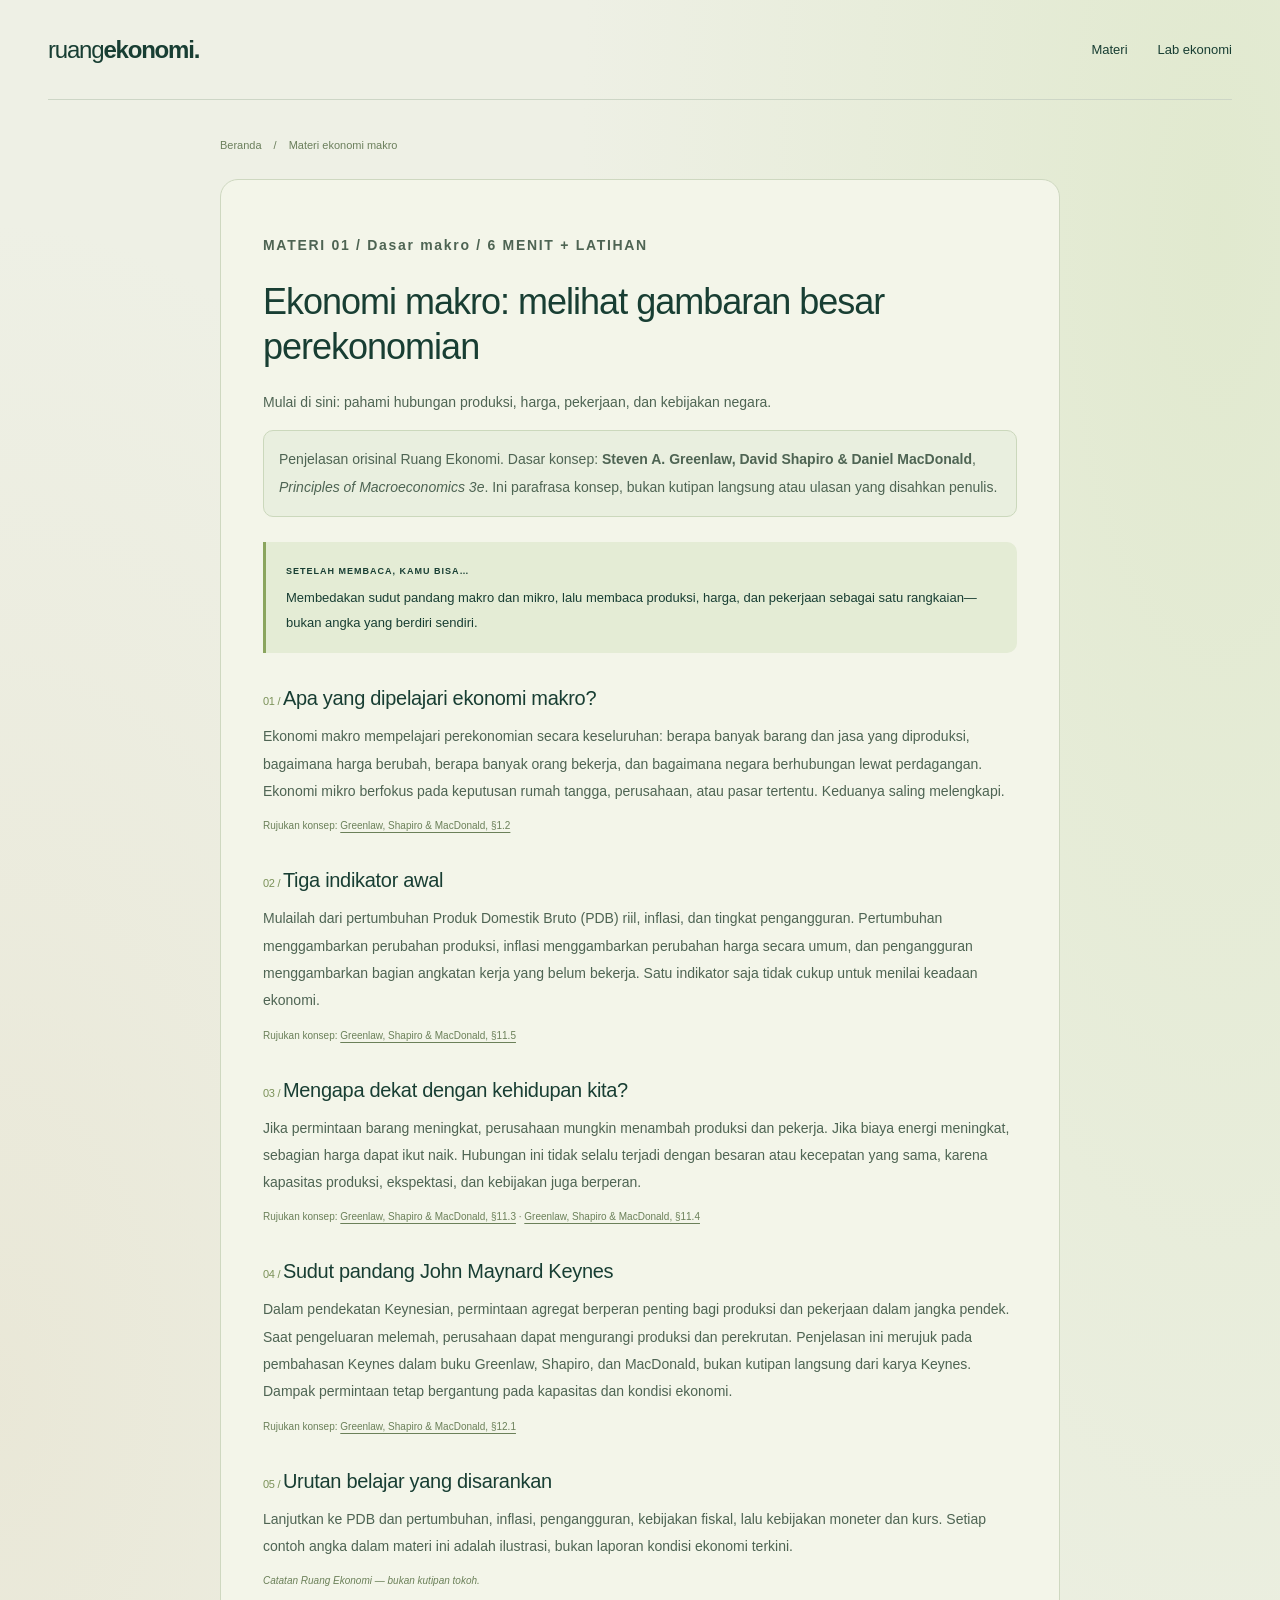
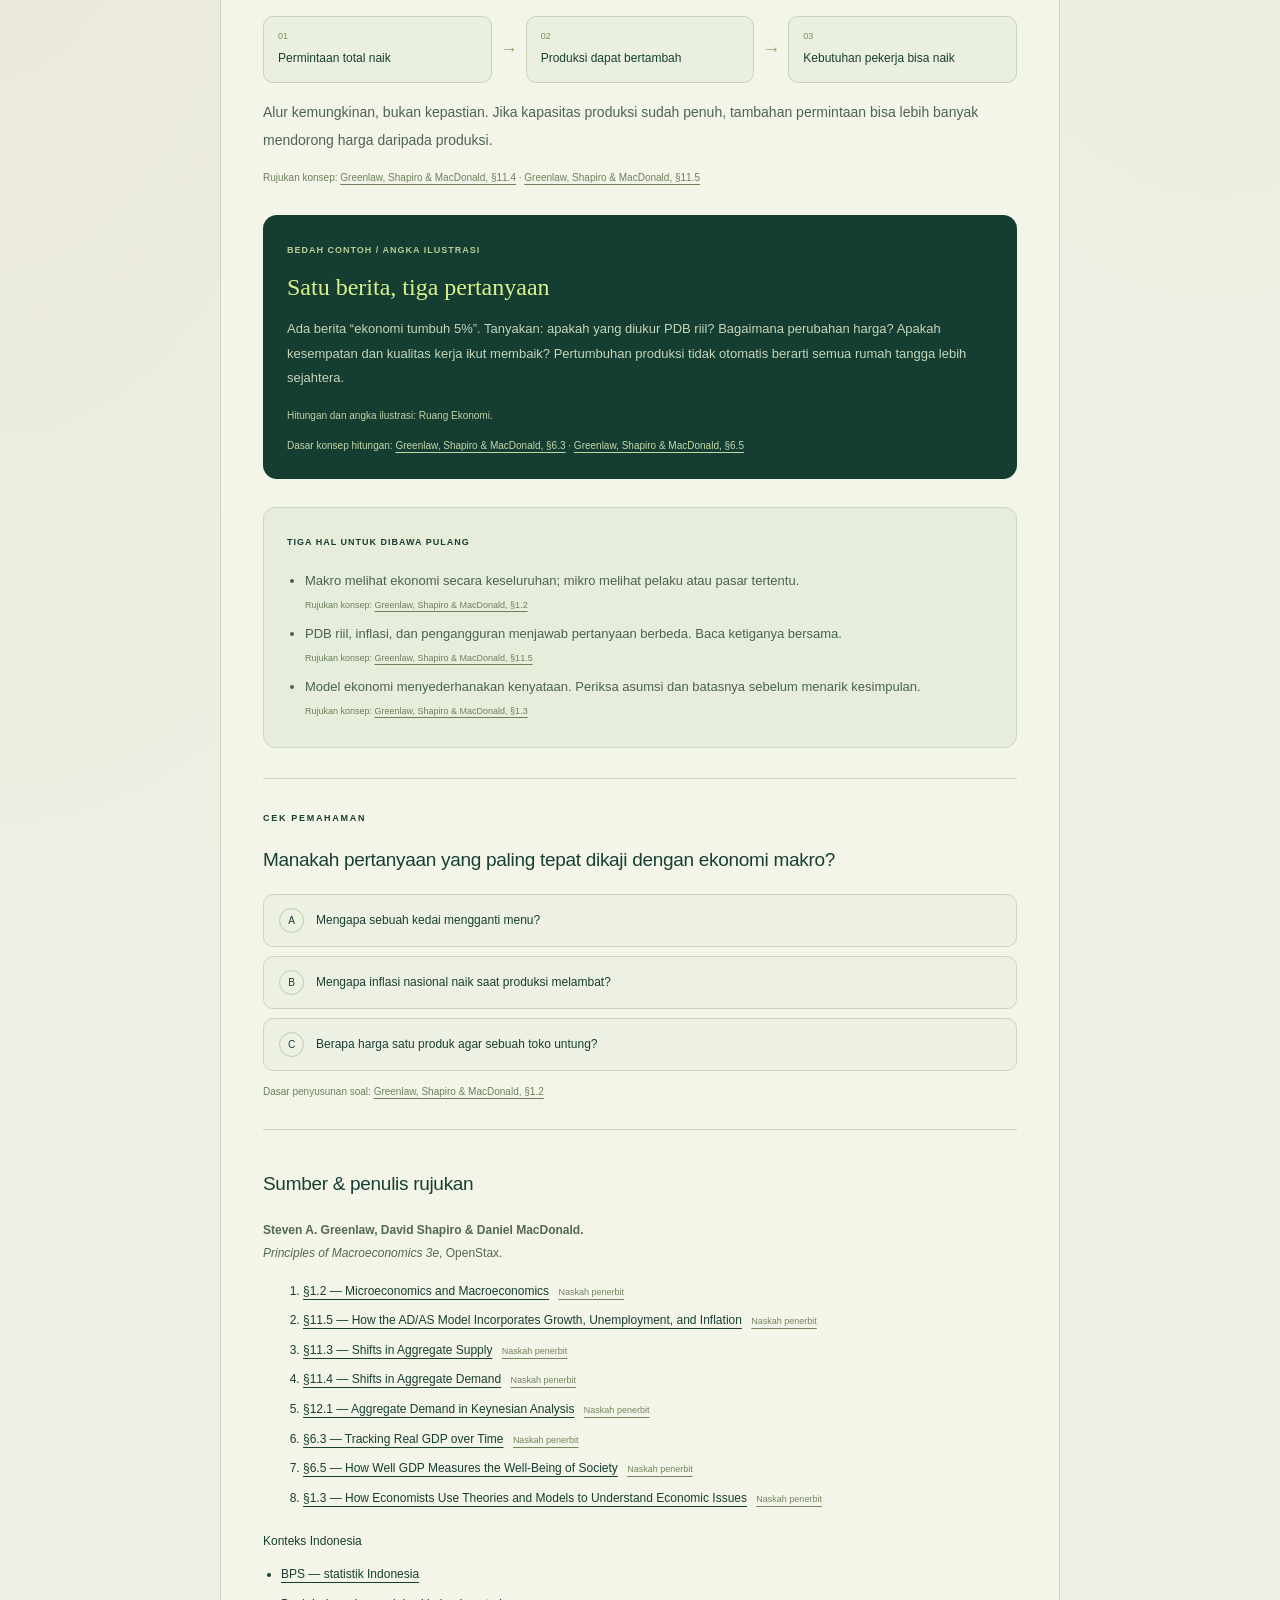
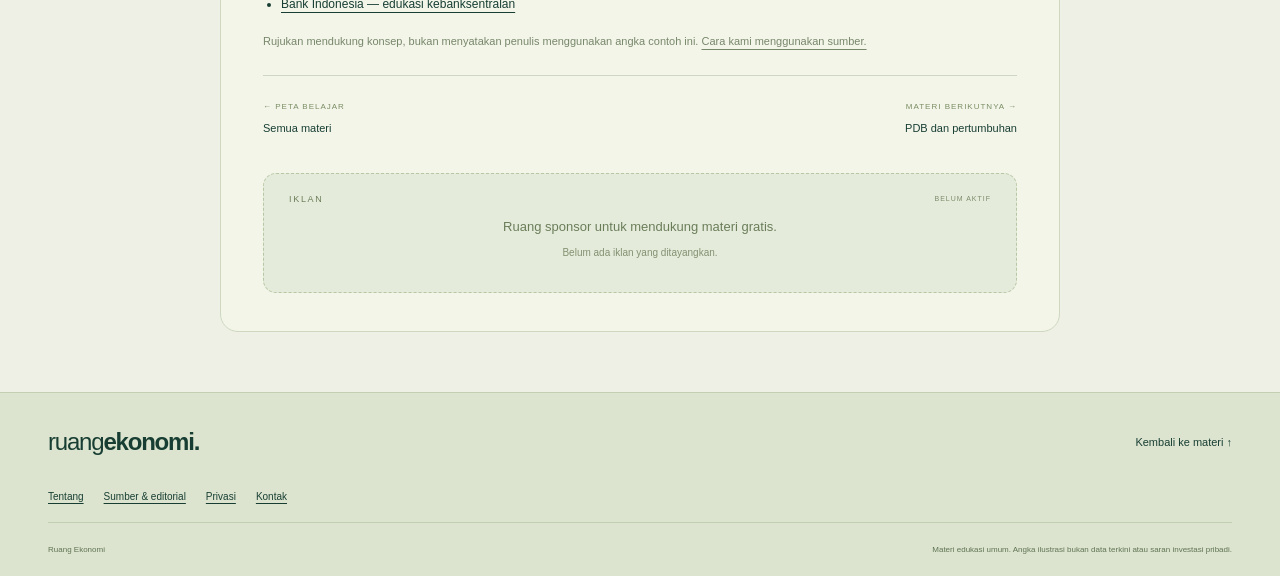
<file: materi/pengantar-makro.html>
<!doctype html>
<html lang="id"><head><meta charset="UTF-8"><meta name="viewport" content="width=device-width, initial-scale=1"><meta name="description" content="Mulai di sini: pahami hubungan produksi, harga, pekerjaan, dan kebijakan negara."><meta name="theme-color" content="#163d32"><title>Ekonomi makro: melihat gambaran besar perekonomian — Ruang Ekonomi</title><link rel="canonical" href="https://okwekk.github.io/Pembelajaran/materi/pengantar-makro.html"><link rel="icon" href="../favicon.svg" type="image/svg+xml"><link rel="stylesheet" href="../style.css?v=3"></head>
<body><a class="skip-link" href="#isi">Langsung ke isi</a><header class="site-header wrap"><a class="brand" href="../index.html"><span>ruang<strong>ekonomi.</strong></span></a><nav aria-label="Navigasi utama"><a href="../index.html#artikel">Materi</a><a href="../index.html#laboratorium">Lab ekonomi</a></nav></header>
<main class="document-main" id="isi"><nav class="breadcrumbs" aria-label="Jejak navigasi"><a href="../index.html">Beranda</a><span aria-hidden="true">/</span><span>Materi ekonomi makro</span></nav><article class="article-document"><p class="eyebrow">MATERI 01 / Dasar makro / 6 MENIT + LATIHAN</p><h1>Ekonomi makro: melihat gambaran besar perekonomian</h1><p class="lesson-deck">Mulai di sini: pahami hubungan produksi, harga, pekerjaan, dan kebijakan negara.</p><p class="attribution-note">Penjelasan orisinal Ruang Ekonomi. Dasar konsep: <strong>Steven A. Greenlaw, David Shapiro &amp; Daniel MacDonald</strong>, <em>Principles of Macroeconomics 3e</em>. Ini parafrasa konsep, bukan kutipan langsung atau ulasan yang disahkan penulis.</p><div class="lesson-goal"><span>SETELAH MEMBACA, KAMU BISA…</span><p>Membedakan sudut pandang makro dan mikro, lalu membaca produksi, harga, dan pekerjaan sebagai satu rangkaian—bukan angka yang berdiri sendiri.</p></div><section class="lesson-section"><h2><span>01 / </span>Apa yang dipelajari ekonomi makro?</h2><p>Ekonomi makro mempelajari perekonomian secara keseluruhan: berapa banyak barang dan jasa yang diproduksi, bagaimana harga berubah, berapa banyak orang bekerja, dan bagaimana negara berhubungan lewat perdagangan. Ekonomi mikro berfokus pada keputusan rumah tangga, perusahaan, atau pasar tertentu. Keduanya saling melengkapi.</p><small class="citation">Rujukan konsep: <a href="https://openstax.org/books/principles-macroeconomics-3e/pages/1-2-microeconomics-and-macroeconomics" target="_blank" rel="noopener noreferrer" title="§1.2 — Microeconomics and Macroeconomics">Greenlaw, Shapiro &amp; MacDonald, §1.2</a></small></section><section class="lesson-section"><h2><span>02 / </span>Tiga indikator awal</h2><p>Mulailah dari pertumbuhan Produk Domestik Bruto (PDB) riil, inflasi, dan tingkat pengangguran. Pertumbuhan menggambarkan perubahan produksi, inflasi menggambarkan perubahan harga secara umum, dan pengangguran menggambarkan bagian angkatan kerja yang belum bekerja. Satu indikator saja tidak cukup untuk menilai keadaan ekonomi.</p><small class="citation">Rujukan konsep: <a href="https://openstax.org/books/principles-macroeconomics-3e/pages/11-5-how-the-ad-as-model-incorporates-growth-unemployment-and-inflation" target="_blank" rel="noopener noreferrer" title="§11.5 — How the AD/AS Model Incorporates Growth, Unemployment, and Inflation">Greenlaw, Shapiro &amp; MacDonald, §11.5</a></small></section><section class="lesson-section"><h2><span>03 / </span>Mengapa dekat dengan kehidupan kita?</h2><p>Jika permintaan barang meningkat, perusahaan mungkin menambah produksi dan pekerja. Jika biaya energi meningkat, sebagian harga dapat ikut naik. Hubungan ini tidak selalu terjadi dengan besaran atau kecepatan yang sama, karena kapasitas produksi, ekspektasi, dan kebijakan juga berperan.</p><small class="citation">Rujukan konsep: <a href="https://openstax.org/books/principles-macroeconomics-3e/pages/11-3-shifts-in-aggregate-supply" target="_blank" rel="noopener noreferrer" title="§11.3 — Shifts in Aggregate Supply">Greenlaw, Shapiro &amp; MacDonald, §11.3</a> · <a href="https://openstax.org/books/principles-macroeconomics-3e/pages/11-4-shifts-in-aggregate-demand" target="_blank" rel="noopener noreferrer" title="§11.4 — Shifts in Aggregate Demand">Greenlaw, Shapiro &amp; MacDonald, §11.4</a></small></section><section class="lesson-section"><h2><span>04 / </span>Sudut pandang John Maynard Keynes</h2><p>Dalam pendekatan Keynesian, permintaan agregat berperan penting bagi produksi dan pekerjaan dalam jangka pendek. Saat pengeluaran melemah, perusahaan dapat mengurangi produksi dan perekrutan. Penjelasan ini merujuk pada pembahasan Keynes dalam buku Greenlaw, Shapiro, dan MacDonald, bukan kutipan langsung dari karya Keynes. Dampak permintaan tetap bergantung pada kapasitas dan kondisi ekonomi.</p><small class="citation">Rujukan konsep: <a href="https://openstax.org/books/principles-macroeconomics-3e/pages/12-1-aggregate-demand-in-keynesian-analysis" target="_blank" rel="noopener noreferrer" title="§12.1 — Aggregate Demand in Keynesian Analysis">Greenlaw, Shapiro &amp; MacDonald, §12.1</a></small></section><section class="lesson-section"><h2><span>05 / </span>Urutan belajar yang disarankan</h2><p>Lanjutkan ke PDB dan pertumbuhan, inflasi, pengangguran, kebijakan fiskal, lalu kebijakan moneter dan kurs. Setiap contoh angka dalam materi ini adalah ilustrasi, bukan laporan kondisi ekonomi terkini.</p><small class="citation editorial">Catatan Ruang Ekonomi — bukan kutipan tokoh.</small></section><div class="cause-chain" aria-label="Contoh alur sebab-akibat"><div class="cause-step"><small>01</small><strong>Permintaan total naik</strong></div><span aria-hidden="true">→</span><div class="cause-step"><small>02</small><strong>Produksi dapat bertambah</strong></div><span aria-hidden="true">→</span><div class="cause-step"><small>03</small><strong>Kebutuhan pekerja bisa naik</strong></div></div><p class="chain-note">Alur kemungkinan, bukan kepastian. Jika kapasitas produksi sudah penuh, tambahan permintaan bisa lebih banyak mendorong harga daripada produksi.</p><small class="citation">Rujukan konsep: <a href="https://openstax.org/books/principles-macroeconomics-3e/pages/11-4-shifts-in-aggregate-demand" target="_blank" rel="noopener noreferrer" title="§11.4 — Shifts in Aggregate Demand">Greenlaw, Shapiro &amp; MacDonald, §11.4</a> · <a href="https://openstax.org/books/principles-macroeconomics-3e/pages/11-5-how-the-ad-as-model-incorporates-growth-unemployment-and-inflation" target="_blank" rel="noopener noreferrer" title="§11.5 — How the AD/AS Model Incorporates Growth, Unemployment, and Inflation">Greenlaw, Shapiro &amp; MacDonald, §11.5</a></small><aside class="example-box"><span>BEDAH CONTOH / ANGKA ILUSTRASI</span><h2>Satu berita, tiga pertanyaan</h2><p>Ada berita “ekonomi tumbuh 5%”. Tanyakan: apakah yang diukur PDB riil? Bagaimana perubahan harga? Apakah kesempatan dan kualitas kerja ikut membaik? Pertumbuhan produksi tidak otomatis berarti semua rumah tangga lebih sejahtera.</p><small class="example-origin">Hitungan dan angka ilustrasi: Ruang Ekonomi.</small><small class="citation">Dasar konsep hitungan: <a href="https://openstax.org/books/principles-macroeconomics-3e/pages/6-3-tracking-real-gdp-over-time" target="_blank" rel="noopener noreferrer" title="§6.3 — Tracking Real GDP over Time">Greenlaw, Shapiro &amp; MacDonald, §6.3</a> · <a href="https://openstax.org/books/principles-macroeconomics-3e/pages/6-5-how-well-gdp-measures-the-well-being-of-society" target="_blank" rel="noopener noreferrer" title="§6.5 — How Well GDP Measures the Well-Being of Society">Greenlaw, Shapiro &amp; MacDonald, §6.5</a></small></aside><aside class="lesson-summary"><span>TIGA HAL UNTUK DIBAWA PULANG</span><ul><li>Makro melihat ekonomi secara keseluruhan; mikro melihat pelaku atau pasar tertentu.<small class="citation">Rujukan konsep: <a href="https://openstax.org/books/principles-macroeconomics-3e/pages/1-2-microeconomics-and-macroeconomics" target="_blank" rel="noopener noreferrer" title="§1.2 — Microeconomics and Macroeconomics">Greenlaw, Shapiro &amp; MacDonald, §1.2</a></small></li><li>PDB riil, inflasi, dan pengangguran menjawab pertanyaan berbeda. Baca ketiganya bersama.<small class="citation">Rujukan konsep: <a href="https://openstax.org/books/principles-macroeconomics-3e/pages/11-5-how-the-ad-as-model-incorporates-growth-unemployment-and-inflation" target="_blank" rel="noopener noreferrer" title="§11.5 — How the AD/AS Model Incorporates Growth, Unemployment, and Inflation">Greenlaw, Shapiro &amp; MacDonald, §11.5</a></small></li><li>Model ekonomi menyederhanakan kenyataan. Periksa asumsi dan batasnya sebelum menarik kesimpulan.<small class="citation">Rujukan konsep: <a href="https://openstax.org/books/principles-macroeconomics-3e/pages/1-3-how-economists-use-theories-and-models-to-understand-economic-issues" target="_blank" rel="noopener noreferrer" title="§1.3 — How Economists Use Theories and Models to Understand Economic Issues">Greenlaw, Shapiro &amp; MacDonald, §1.3</a></small></li></ul></aside><section class="quiz" aria-labelledby="quiz-question"><p class="eyebrow">CEK PEMAHAMAN</p><h2 id="quiz-question">Manakah pertanyaan yang paling tepat dikaji dengan ekonomi makro?</h2><div class="quiz-options" role="group" aria-labelledby="quiz-question"><button type="button" data-answer="0" data-correct="false" data-feedback="Itu terutama keputusan satu perusahaan, sehingga lebih dekat dengan kajian mikro. Makro melihat perekonomian secara keseluruhan." aria-pressed="false"><span aria-hidden="true">A</span>Mengapa sebuah kedai mengganti menu?</button><button type="button" data-answer="1" data-correct="true" data-feedback="Benar. Inflasi nasional dan produksi agregat adalah dua ukuran ekonomi secara keseluruhan. Hubungan keduanya perlu dilihat bersama penyebab perubahan." aria-pressed="false"><span aria-hidden="true">B</span>Mengapa inflasi nasional naik saat produksi melambat?</button><button type="button" data-answer="2" data-correct="false" data-feedback="Penetapan harga sebuah toko terutama berada dalam kajian mikro. Makro melihat harga secara umum dan produksi seluruh perekonomian." aria-pressed="false"><span aria-hidden="true">C</span>Berapa harga satu produk agar sebuah toko untung?</button></div><small class="citation">Dasar penyusunan soal: <a href="https://openstax.org/books/principles-macroeconomics-3e/pages/1-2-microeconomics-and-macroeconomics" target="_blank" rel="noopener noreferrer" title="§1.2 — Microeconomics and Macroeconomics">Greenlaw, Shapiro &amp; MacDonald, §1.2</a></small><p id="quiz-feedback" class="quiz-feedback" role="status" aria-live="polite" aria-atomic="true" hidden></p><noscript><p>Aktifkan JavaScript untuk memeriksa jawaban kuis.</p></noscript></section><section class="lesson-sources"><h2>Sumber &amp; penulis rujukan</h2><p class="reference-authors"><strong>Steven A. Greenlaw, David Shapiro &amp; Daniel MacDonald.</strong><br><em>Principles of Macroeconomics 3e</em>, OpenStax.</p><ol class="reference-list"><li><a href="https://openstax.org/books/principles-macroeconomics-3e/pages/1-2-microeconomics-and-macroeconomics" target="_blank" rel="noopener noreferrer">§1.2 — Microeconomics and Macroeconomics</a> <a class="source-text-link" href="https://github.com/openstax/osbooks-principles-economics-bundle/blob/cf93bf19bbbca7d1324c2d31af0e81740ae3e5f5/modules/m63581/index.cnxml" target="_blank" rel="noopener noreferrer">Naskah penerbit</a></li><li><a href="https://openstax.org/books/principles-macroeconomics-3e/pages/11-5-how-the-ad-as-model-incorporates-growth-unemployment-and-inflation" target="_blank" rel="noopener noreferrer">§11.5 — How the AD/AS Model Incorporates Growth, Unemployment, and Inflation</a> <a class="source-text-link" href="https://github.com/openstax/osbooks-principles-economics-bundle/blob/cf93bf19bbbca7d1324c2d31af0e81740ae3e5f5/modules/m63810/index.cnxml" target="_blank" rel="noopener noreferrer">Naskah penerbit</a></li><li><a href="https://openstax.org/books/principles-macroeconomics-3e/pages/11-3-shifts-in-aggregate-supply" target="_blank" rel="noopener noreferrer">§11.3 — Shifts in Aggregate Supply</a> <a class="source-text-link" href="https://github.com/openstax/osbooks-principles-economics-bundle/blob/cf93bf19bbbca7d1324c2d31af0e81740ae3e5f5/modules/m63808/index.cnxml" target="_blank" rel="noopener noreferrer">Naskah penerbit</a></li><li><a href="https://openstax.org/books/principles-macroeconomics-3e/pages/11-4-shifts-in-aggregate-demand" target="_blank" rel="noopener noreferrer">§11.4 — Shifts in Aggregate Demand</a> <a class="source-text-link" href="https://github.com/openstax/osbooks-principles-economics-bundle/blob/cf93bf19bbbca7d1324c2d31af0e81740ae3e5f5/modules/m63809/index.cnxml" target="_blank" rel="noopener noreferrer">Naskah penerbit</a></li><li><a href="https://openstax.org/books/principles-macroeconomics-3e/pages/12-1-aggregate-demand-in-keynesian-analysis" target="_blank" rel="noopener noreferrer">§12.1 — Aggregate Demand in Keynesian Analysis</a> <a class="source-text-link" href="https://github.com/openstax/osbooks-principles-economics-bundle/blob/cf93bf19bbbca7d1324c2d31af0e81740ae3e5f5/modules/m63850/index.cnxml" target="_blank" rel="noopener noreferrer">Naskah penerbit</a></li><li><a href="https://openstax.org/books/principles-macroeconomics-3e/pages/6-3-tracking-real-gdp-over-time" target="_blank" rel="noopener noreferrer">§6.3 — Tracking Real GDP over Time</a> <a class="source-text-link" href="https://github.com/openstax/osbooks-principles-economics-bundle/blob/cf93bf19bbbca7d1324c2d31af0e81740ae3e5f5/modules/m63727/index.cnxml" target="_blank" rel="noopener noreferrer">Naskah penerbit</a></li><li><a href="https://openstax.org/books/principles-macroeconomics-3e/pages/6-5-how-well-gdp-measures-the-well-being-of-society" target="_blank" rel="noopener noreferrer">§6.5 — How Well GDP Measures the Well-Being of Society</a> <a class="source-text-link" href="https://github.com/openstax/osbooks-principles-economics-bundle/blob/cf93bf19bbbca7d1324c2d31af0e81740ae3e5f5/modules/m63734/index.cnxml" target="_blank" rel="noopener noreferrer">Naskah penerbit</a></li><li><a href="https://openstax.org/books/principles-macroeconomics-3e/pages/1-3-how-economists-use-theories-and-models-to-understand-economic-issues" target="_blank" rel="noopener noreferrer">§1.3 — How Economists Use Theories and Models to Understand Economic Issues</a> <a class="source-text-link" href="https://github.com/openstax/osbooks-principles-economics-bundle/blob/cf93bf19bbbca7d1324c2d31af0e81740ae3e5f5/modules/m63582/index.cnxml" target="_blank" rel="noopener noreferrer">Naskah penerbit</a></li></ol><h4>Konteks Indonesia</h4><ul><li><a href="https://www.bps.go.id/" target="_blank" rel="noopener noreferrer">BPS — statistik Indonesia</a></li><li><a href="https://www.bi.go.id/id/bi-institute/Default.aspx" target="_blank" rel="noopener noreferrer">Bank Indonesia — edukasi kebanksentralan</a></li></ul><p class="source-note">Rujukan mendukung konsep, bukan menyatakan penulis menggunakan angka contoh ini. <a href="../sumber.html">Cara kami menggunakan sumber.</a></p></section><nav class="lesson-nav" aria-label="Urutan materi"><a href="../index.html#artikel"><span>← PETA BELAJAR</span>Semua materi</a><a href="pdb.html"><span>MATERI BERIKUTNYA →</span>PDB dan pertumbuhan</a></nav><aside class="ad-placeholder" aria-label="Ruang iklan yang belum aktif"><div><span class="ad-label">IKLAN</span><span class="ad-state">BELUM AKTIF</span></div><p>Ruang sponsor untuk mendukung materi gratis.</p><small>Belum ada iklan yang ditayangkan.</small></aside></article></main>
<footer class="site-footer"><div class="wrap"><div class="footer-top"><a class="brand" href="../index.html"><span>ruang<strong>ekonomi.</strong></span></a><a class="back-link" href="../index.html#artikel">Kembali ke materi ↑</a></div><div class="footer-links"><a href="../tentang.html">Tentang</a><a href="../sumber.html">Sumber & editorial</a><a href="../privasi.html">Privasi</a><a href="../kontak.html">Kontak</a></div><div class="footer-bottom"><span>Ruang Ekonomi</span><p>Materi edukasi umum. Angka ilustrasi bukan data terkini atau saran investasi pribadi.</p></div></div></footer>
<script src="../article-page.js?v=3"></script></body></html>
</file>
<file: style.css>
:root {
  --bg:#eef0e5;
  --ink:#183e33;
  --muted:#63746a;
  --line:#cdd6c6;
  --lime:#d9f28b;
  --gold:#edc374;
  --forest:#163d32;
  --radius:18px
}
* {
  box-sizing:border-box
}
html {
  scroll-behavior:smooth;
  scroll-padding-top:30px
}
body {
  margin:0;
  color:var(--ink);
  background:radial-gradient(ellipse at 95% 6%,#d5e3bb88,transparent 37%),radial-gradient(ellipse at 0 37%,#dfd5b950,transparent 35%),var(--bg);
  font-family:Arial,Helvetica,sans-serif;
  -webkit-font-smoothing:antialiased
}
body:has(dialog[open]) {
  overflow:hidden
}
button,input {
  font:inherit
}
button,a,input {
  -webkit-tap-highlight-color:transparent
}
button,a {
  touch-action:manipulation
}
a {
  color:inherit;
  text-decoration:none
}
button {
  cursor:pointer
}
button:focus-visible,a:focus-visible,input:focus-visible {
  outline:3px solid #648532;
  outline-offset:5px
}
::selection {
  background:var(--lime);
  color:var(--ink)
}
[hidden] {
  display:none!important
}
.wrap {
  width:min(1200px,calc(100% - 96px));
  margin-inline:auto
}
.page-grain {
  pointer-events:none;
  position:absolute;
  inset:0 0 auto;
  height:830px;
  z-index:-1;
  opacity:.35;
  background-image:radial-gradient(#617b573d .7px,transparent .7px);
  background-size:6px 6px
}
.skip-link {
  position:absolute;
  left:20px;
  top:-100px;
  z-index:20;
  background:var(--forest);
  color:white;
  padding:14px
}
.skip-link:focus {
  top:15px
}
.site-header {
  height:100px;
  display:flex;
  justify-content:space-between;
  align-items:center;
  border-bottom:1px solid var(--line);
  gap:24px
}
.brand {
  display:flex;
  align-items:center;
  gap:10px;
  font-size:24px;
  letter-spacing:-1.2px;
  white-space:nowrap
}
.brand>span:last-child {
  font-weight:400
}
.brand strong {
  font-weight:800
}
.logo {
  display:grid;
  place-items:center;
  width:35px;
  height:35px;
  border-radius:10px;
  background:var(--forest);
  color:var(--lime);
  font-size:30px;
  line-height:1;
  transform:rotate(-7deg)
}
.site-header nav {
  display:flex;
  gap:30px;
  font-size:13px
}
.site-header nav a {
  display:flex;
  gap:7px;
  align-items:center;
  transition:color .2s
}
.site-header nav a:hover {
  color:#788c35
}
.nav-dot {
  width:5px;
  height:5px;
  background:#79973d;
  border-radius:50%
}
.header-cta {
  border:1px solid #99aa92;
  border-radius:30px;
  font-size:12px;
  padding:13px 19px;
  display:flex;
  gap:25px;
  align-items:center
}
.header-cta:hover {
  background:var(--lime)
}
.hero {
  padding-block:62px 70px;
  display:grid;
  grid-template-columns:1fr 1fr;
  align-items:center;
  gap:40px
}
.eyebrow {
  display:flex;
  gap:10px;
  align-items:center;
  font-size:10px;
  line-height:1.5;
  font-weight:700;
  letter-spacing:1.7px
}
.status-dot {
  width:7px;
  height:7px;
  border-radius:50%;
  background:#79973d;
  box-shadow:0 0 0 5px #79973d18
}
.hero h1 {
  font-size:clamp(52px,5.7vw,80px);
  line-height:1.04;
  font-weight:600;
  letter-spacing:-4px;
  margin:27px 0 25px;
  position:relative
}
h1 em,h2 em,.footer-top em {
  font-family:Georgia,'Times New Roman',serif;
  font-weight:400
}
.hero h1 em {
  color:#66843c
}
.heading-star {
  display:inline-block;
  font-weight:400;
  vertical-align:middle;
  margin-left:15px;
  font-size:50px;
  color:#7b9149;
  animation:turn-in 1.4s ease both
}
.intro {
  color:var(--muted);
  font-size:14px;
  line-height:1.95;
  max-width:415px
}
.intro strong {
  font-weight:500;
  color:var(--ink)
}
.hero-actions {
  display:flex;
  align-items:center;
  gap:23px;
  margin-top:27px
}
.button {
  display:inline-flex;
  align-items:center;
  justify-content:center;
  gap:30px;
  background:var(--forest);
  color:var(--lime);
  border:0;
  border-radius:30px;
  padding:17px 24px;
  font-size:12px;
  font-weight:600;
  transition:transform .2s,box-shadow .2s
}
.button:hover {
  transform:translateY(-3px);
  box-shadow:0 7px 18px #163d3225
}
.button>span {
  font-size:20px;
  font-weight:400
}
.text-link {
  display:inline-flex;
  align-items:center;
  gap:16px;
  font-size:11px;
  border-bottom:1px solid #9da992;
  padding-block:10px
}
.text-link:hover {
  border-color:var(--ink)
}
.hero-proof {
  display:flex;
  gap:9px;
  align-items:center;
  font-size:10px;
  color:var(--muted);
  margin-top:26px
}
.proof-icon {
  display:grid;
  place-items:center;
  border:1px solid #acbc9f;
  border-radius:50%;
  width:16px;
  height:16px;
  font-size:10px
}
.proof-divider {
  height:11px;
  width:1px;
  background:#bbc6b1;
  margin-inline:3px
}
.economy-scene {
  position:relative;
  height:510px;
  isolation:isolate;
  border-radius:160px 160px 24px 24px;
  background:radial-gradient(ellipse at 50% 45%,#c7dd9c,transparent 70%);
  padding:70px 35px 35px;
  min-width:0
}
.scene-orbit {
  position:absolute;
  border:1px solid #9eb4816b;
  border-radius:50%;
  z-index:-1;
  pointer-events:none
}
.orbit-a {
  width:470px;
  height:470px;
  left:50%;
  top:20px;
  transform:translateX(-50%)
}
.orbit-b {
  width:365px;
  height:365px;
  left:50%;
  top:72px;
  transform:translateX(-50%)
}
.scene-topline {
  position:absolute;
  top:28px;
  left:27px;
  right:27px;
  display:flex;
  justify-content:space-between;
  font-size:8px;
  letter-spacing:1.3px
}
.scene-topline>span:first-child {
  display:flex;
  align-items:center;
  gap:7px
}
.scene-topline i {
  width:5px;
  height:5px;
  background:#577943;
  border-radius:50%
}
.growth-card {
  position:relative;
  margin:0 8px;
  background:linear-gradient(135deg,#214d3f,#123c30);
  color:#edf3d7;
  border:1px solid #5e7d59;
  box-shadow:0 28px 44px -25px #173e335c;
  border-radius:17px;
  min-height:350px;
  padding:25px 26px 20px;
  transform:rotate(-4deg);
  animation:card-arrive .85s ease both
}
.mini-label {
  font-size:8px;
  font-weight:600;
  letter-spacing:1.5px
}
.growth-card .mini-label {
  color:#c2d3ab
}
.growth-value {
  font-size:62px;
  letter-spacing:-3px;
  line-height:1.05;
  margin-top:13px;
  color:var(--lime)
}
.growth-value>span:first-child {
  font-size:35px;
  margin-left:3px
}
.growth-arrow {
  float:right;
  font-size:50px;
  line-height:1.3;
  font-weight:400
}
.growth-card>p {
  font-size:10px;
  color:#bccdb7;
  margin:5px 0 0
}
.chart-area {
  height:162px;
  position:relative;
  margin-top:8px
}
.chart-grid {
  position:absolute;
  inset:0 0 21px;
  background:repeating-linear-gradient(to top,#bbd5b924 0 1px,transparent 1px 37px)
}
.chart-bars {
  display:flex;
  gap:14px;
  align-items:flex-end;
  position:absolute;
  inset:0 8px 21px
}
.chart-bars i {
  height:var(--bar);
  flex:1;
  background:linear-gradient(to top,#6c985e60,#a3bd72a1);
  border-radius:3px 3px 0 0;
  transform-origin:bottom;
  animation:grow-in .9s ease both;
  animation-delay:calc(.15s + var(--i)*.07s)
}
.growth-line {
  position:absolute;
  width:100%;
  height:141px;
  inset:0 0 auto;
  overflow:visible
}
.growth-line path {
  stroke:var(--lime);
  stroke-width:2.5;
  stroke-linecap:round;
  stroke-linejoin:round;
  stroke-dasharray:500;
  stroke-dashoffset:500;
  animation:draw-line 1.8s .25s ease forwards
}
.growth-line circle {
  fill:var(--lime);
  stroke:var(--forest);
  stroke-width:2
}
.chart-labels {
  position:absolute;
  bottom:2px;
  left:5px;
  right:5px;
  display:flex;
  justify-content:space-between;
  font-size:7px;
  letter-spacing:1px;
  color:#bdcdb3
}
.growth-foot {
  border-top:1px solid #b3c6a92e;
  display:flex;
  justify-content:space-between;
  padding-top:14px;
  font-size:7px;
  letter-spacing:1px;
  color:#ccd8bd
}
.scene-coin {
  position:absolute;
  display:grid;
  place-items:center;
  border-radius:50%;
  background:linear-gradient(135deg,#ffe7a2,#e4b357);
  border:1px solid #ab8238;
  box-shadow:4px 5px 0 #b08e44,10px 18px 25px #173e3325;
  color:#7c5d20
}
.scene-coin>span {
  border:1px dashed #a5834480;
  width:83%;
  height:83%;
  display:grid;
  place-items:center;
  border-radius:50%;
  font-family:Georgia,serif
}
.coin-one {
  width:95px;
  height:95px;
  left:-2px;
  top:40px;
  font-size:37px;
  transform:rotate(-17deg);
  animation:coin-float 4s ease-in-out 0s 1
}
.coin-two {
  width:64px;
  height:64px;
  right:-3px;
  top:270px;
  font-size:28px;
  transform:rotate(15deg);
  animation:coin-float 4s ease-in-out 0s 1
}
.floating-note {
  display:flex;
  gap:11px;
  align-items:center;
  position:absolute;
  bottom:49px;
  left:45px;
  right:40px;
  background:#f7f8ee;
  border:1px solid #d2dac1;
  box-shadow:0 14px 24px #173e3310;
  border-radius:12px;
  padding:16px 20px;
  transform:rotate(3deg);
  font-size:11px;
  line-height:1.65
}
.floating-note strong {
  font-weight:500;
  color:#718157
}
.note-icon {
  display:grid;
  place-items:center;
  width:38px;
  height:38px;
  border:1px solid #b8c99a;
  border-radius:50%;
  font-size:25px
}
.scene-caption {
  position:absolute;
  bottom:7px;
  left:0;
  width:100%;
  text-align:center;
  font-size:7px;
  letter-spacing:1.8px;
  color:#788968
}
.scene-spark {
  position:absolute;
  font-weight:300;
  color:#849953
}
.spark-a {
  font-size:50px;
  right:4px;
  top:46px
}
.spark-b {
  font-size:24px;
  left:2px;
  bottom:92px
}
.topic-band {
  background:var(--forest);
  color:#d8e5be;
  border-top:1px solid #658348;
  border-bottom:1px solid #658348;
  overflow:hidden
}
.topic-inner {
  display:flex;
  justify-content:space-between;
  align-items:center;
  gap:20px;
  min-height:66px;
  font-size:11px;
  white-space:nowrap
}
.band-title {
  font-size:9px;
  letter-spacing:1px;
  color:var(--lime)
}
.band-title>span {
  margin-left:12px;
  font-size:17px
}
.band-star {
  color:#9cb971;
  font-size:22px
}
.section-space {
  padding-block:76px
}
.section-heading {
  display:flex;
  justify-content:space-between;
  align-items:flex-end;
  gap:25px
}
.section-number {
  display:inline-grid;
  place-items:center;
  width:25px;
  height:25px;
  border:1px solid #b2bfa5;
  border-radius:50%;
  font-size:9px;
  letter-spacing:0
}
.section-heading h2,h2 {
  font-size:39px;
  line-height:1.17;
  letter-spacing:-1.5px;
  font-weight:500;
  margin:21px 0 0
}
.section-heading h2 em {
  color:#74835b
}
.section-aside {
  text-align:right
}
.outlined-badge {
  display:inline-block;
  border:1px solid #b3c49b;
  color:#536f3a;
  padding:8px 12px;
  border-radius:20px;
  font-size:8px;
  letter-spacing:1.3px
}
.section-aside>p {
  font-size:12px;
  line-height:1.9;
  color:var(--muted);
  margin-bottom:3px
}
.filters {
  display:flex;
  align-items:center;
  justify-content:space-between;
  gap:20px;
  margin:33px 0 28px;
  padding-bottom:22px;
  border-bottom:1px solid var(--line)
}
.categories {
  display:flex;
  gap:6px;
  flex-wrap:wrap
}
.categories button {
  background:transparent;
  border:1px solid #c3cdb9;
  border-radius:25px;
  padding:11px 15px;
  font-size:10px;
  color:var(--ink);
  transition:background .2s
}
.categories button.active {
  background:var(--forest);
  border-color:var(--forest);
  color:#edf5dd
}
.categories button:hover:not(.active) {
  background:#dee6d0
}
.categories button span {
  font-size:8px;
  margin-left:5px;
  opacity:.7
}
.search {
  display:flex;
  align-items:center;
  gap:8px;
  border:1px solid #c7d1bc;
  background:#f6f7efb3;
  border-radius:30px;
  padding:10px 13px;
  flex-shrink:0
}
.search svg {
  width:16px;
  height:16px;
  stroke:#5b715b;
  stroke-width:1.5
}
.search input {
  width:150px;
  font-size:10px;
  border:0;
  background:none;
  color:var(--ink);
  min-width:0
}
.search:focus-within {
  border-color:#658c3a
}
.article-grid {
  display:grid;
  grid-template-columns:repeat(3,minmax(0,1fr));
  gap:22px
}
.card {
  min-width:0;
  background:#f7f8f0;
  border:1px solid #cad4c0;
  border-radius:var(--radius);
  overflow:hidden;
  display:flex;
  flex-direction:column;
  transition:transform .25s,box-shadow .25s,border-color .25s
}
.card:hover {
  transform:translateY(-6px);
  border-color:#92a87a;
  box-shadow:0 14px 30px #163d3210
}
.card-art {
  height:185px;
  position:relative;
  overflow:hidden;
  background-color:var(--art-bg);
  color:var(--art-ink);
  background-image:linear-gradient(#476c5c10 1px,transparent 1px),linear-gradient(90deg,#476c5c10 1px,transparent 1px);
  background-size:26px 26px;
  border-bottom:1px solid #a5ba9229
}
.card-art:before {
  content:'';
  position:absolute;
  width:175px;
  height:175px;
  left:50%;
  top:50%;
  transform:translate(-50%,-50%);
  border:1px solid currentColor;
  opacity:.12;
  border-radius:50%
}
.card-art svg {
  width:100%;
  height:100%;
  transition:transform .4s
}
.card:hover .card-art svg {
  transform:scale(1.04)
}
.card-art svg .stroke {
  stroke:currentColor;
  fill:none;
  stroke-width:2;
  stroke-linejoin:round;
  stroke-linecap:round
}
.card-art svg .soft {
  fill:currentColor;
  opacity:.13
}
.card-art svg .solid {
  fill:currentColor
}
.card-art svg text {
  font-family:Georgia,serif;
  fill:currentColor
}
.sage {
  --art-bg:#d9e7c5;
  --art-ink:#3b6743
}
.peach {
  --art-bg:#e8debf;
  --art-ink:#856638
}
.yellow {
  --art-bg:#eddf9f;
  --art-ink:#886e25
}
.blue {
  --art-bg:#cddfdb;
  --art-ink:#38736d
}
.lilac {
  --art-bg:#ddd9e7;
  --art-ink:#6b5d86
}
.mint {
  --art-bg:#cee0b8;
  --art-ink:#4d733b
}
.art-number {
  position:absolute;
  top:14px;
  left:16px;
  font-size:10px;
  letter-spacing:1px
}
.art-symbol {
  position:absolute;
  right:15px;
  top:11px;
  font-size:19px
}
.art-caption {
  position:absolute;
  bottom:13px;
  left:16px;
  font-size:7px;
  font-weight:600;
  letter-spacing:1.4px
}
.card-body {
  display:flex;
  flex:1;
  flex-direction:column;
  padding:20px
}
.card-meta {
  display:flex;
  gap:8px;
  justify-content:space-between;
  color:#6d7d65;
  align-items:center;
  font-size:9px
}
.card-meta .category {
  font-weight:600;
  font-size:8px;
  text-transform:uppercase;
  letter-spacing:.6px
}
.card h3 {
  font-size:19px;
  line-height:1.43;
  letter-spacing:-.6px;
  margin:12px 0 9px;
  font-weight:500
}
.card-body>p {
  font-size:12px;
  color:var(--muted);
  line-height:1.8;
  margin:0 0 20px
}
.read-link {
  display:flex;
  align-items:center;
  justify-content:space-between;
  gap:10px;
  width:100%;
  margin-top:auto;
  border:0;
  border-top:1px solid #dbe2d3;
  background:none;
  padding:14px 0 0;
  font-size:11px;
  color:var(--ink);
  text-align:left
}
.read-link .link-arrow {
  display:grid;
  place-items:center;
  background:#e9efdf;
  border-radius:50%;
  height:27px;
  width:27px;
  font-size:17px;
  transition:background .2s,transform .2s
}
.read-link:hover .link-arrow {
  background:var(--lime);
  transform:rotate(45deg)
}
.empty-state {
  text-align:center;
  border:1px dashed #a6b796;
  border-radius:18px;
  padding:35px;
  background:#e6ebda
}
.empty-state>span {
  font-size:40px
}
.empty-state h3 {
  font-weight:500
}
.empty-state p {
  font-size:13px;
  color:var(--muted)
}
.lab-section {
  display:grid;
  grid-template-columns:1fr 1.05fr;
  gap:55px;
  align-items:center;
  background:var(--forest);
  color:#ecf3df;
  border-radius:24px;
  padding:48px;
  position:relative;
  overflow:hidden;
  isolation:isolate
}
.lab-section:before {
  content:'%';
  position:absolute;
  bottom:-65px;
  left:240px;
  font-size:360px;
  color:#94b6740a;
  font-family:Georgia,serif;
  z-index:-1;
  transform:rotate(-20deg)
}
.lab-section .eyebrow {
  color:#c0d4a7
}
.lab-section .section-number {
  border-color:#6f895b
}
.lab-copy h2 {
  font-size:43px
}
.lab-copy h2 em {
  color:var(--lime)
}
.lab-copy>p:not(.eyebrow) {
  color:#bdcfb7;
  font-size:13px;
  line-height:1.9;
  margin-block:20px
}
.lab-formula {
  display:flex;
  gap:12px;
  align-items:center;
  border-top:1px solid #78986444;
  padding-top:22px;
  font-size:11px;
  line-height:1.7
}
.lab-formula>span {
  font-size:32px;
  color:var(--lime);
  font-family:Georgia,serif
}
.lab-formula small {
  display:block;
  color:#a8c096;
  font-size:9px
}
.lab-copy .text-link {
  margin-top:16px;
  color:var(--lime);
  border-color:#819a5a
}
.simulator {
  background:#f2f5e9;
  color:var(--ink);
  border-radius:16px;
  padding:25px;
  box-shadow:0 20px 40px #09231d24
}
.simulator-heading {
  display:flex;
  align-items:center;
  justify-content:space-between;
  gap:8px
}
.sim-badge {
  background:#e2ebcb;
  border-radius:12px;
  padding:6px 9px;
  font-size:8px
}
.basket-values {
  display:flex;
  align-items:center;
  justify-content:space-between;
  gap:10px;
  margin-block:30px
}
.basket-values>div>span {
  display:block;
  font-size:9px;
  color:#6c7c60;
  margin-bottom:9px
}
.basket-values strong {
  font-size:25px;
  font-weight:500;
  letter-spacing:-1px
}
.basket-values>div:last-child strong {
  color:#597b2f
}
.basket-arrow {
  font-size:24px;
  color:#819463
}
.inflation-control {
  display:flex;
  justify-content:space-between;
  align-items:center;
  font-size:11px;
  font-weight:600
}
.inflation-control output {
  font-size:21px;
  color:#597b2f;
  font-weight:400
}
#inflation {
  width:100%;
  accent-color:#527131;
  margin:17px 0 8px;
  cursor:pointer;
  height:20px
}
.range-labels {
  display:flex;
  justify-content:space-between;
  font-size:9px;
  color:#7b886e
}
.simulation-result {
  background:#e1eace;
  padding:14px;
  display:flex;
  gap:10px;
  align-items:flex-start;
  border-radius:10px;
  margin-top:23px;
  min-height:90px
}
.result-icon {
  font-size:20px
}
.simulation-result p {
  font-size:11px;
  line-height:1.85;
  margin:0
}
.simulation-note {
  font-size:9px;
  line-height:1.7;
  color:#77866c;
  margin:16px 0 0
}
.about {
  display:grid;
  grid-template-columns:.8fr 1.2fr;
  gap:70px;
  align-items:center
}
.about-mark {
  height:320px;
  position:relative;
  display:grid;
  place-items:center;
  overflow:hidden;
  background:radial-gradient(ellipse at center,#d5e2bd,transparent 65%)
}
.about-mark>span:first-child {
  font-family:Georgia,serif;
  font-size:180px;
  font-style:italic;
  line-height:1;
  color:#6b8849;
  transform:rotate(-10deg)
}
.about-mark>i {
  position:absolute;
  top:49px;
  right:73px;
  font-size:70px;
  font-style:normal;
  color:#a1b47a
}
.about-ring {
  width:260px;
  height:260px;
  border:1px solid #b8c7a2;
  border-radius:50%;
  position:absolute;
  top:12px;
  left:50%;
  transform:translateX(-50%)
}
.about-ring:after {
  content:'';
  position:absolute;
  inset:15px;
  border:1px dashed #b8c7a2;
  border-radius:50%
}
.about-word {
  position:absolute;
  bottom:18px;
  font-size:8px;
  letter-spacing:2px;
  color:#6b8052
}
.about-copy h2 {
  font-size:36px
}
.about-copy h2 em {
  color:#74835b
}
.about-copy>p:not(.eyebrow) {
  font-size:13px;
  line-height:1.9;
  color:var(--muted);
  max-width:480px;
  margin:20px 0
}
.about-principles {
  display:flex;
  gap:28px;
  border-top:1px solid var(--line);
  padding-top:20px
}
.about-principles span {
  font-size:8px;
  font-weight:600;
  letter-spacing:1px
}
.about-principles p {
  font-size:10px;
  line-height:1.8;
  color:var(--muted);
  margin-bottom:0
}
.site-footer {
  background:#dce4cf;
  border-top:1px solid #c3cfb2
}
.footer-top {
  display:flex;
  align-items:center;
  justify-content:space-between;
  gap:25px;
  padding-block:35px
}
.footer-top>p {
  font-size:21px;
  line-height:1.4;
  letter-spacing:-.5px;
  margin:0
}
.back-link {
  font-size:11px;
  display:flex;
  gap:18px;
  align-items:center
}
.back-link span {
  font-size:20px
}
.footer-bottom {
  display:flex;
  justify-content:space-between;
  gap:20px;
  align-items:center;
  border-top:1px solid #c2ceb4;
  padding-block:20px;
  font-size:8px;
  color:#607353
}
.footer-bottom p {
  max-width:410px;
  margin:0;
  line-height:1.7
}
.footer-bottom>span:last-child {
  font-size:7px;
  letter-spacing:1px
}
.reveal.is-pending {
  opacity:0;
  transform:translateY(16px)
}
.reveal {
  transition:opacity .6s,transform .6s
}
.card.is-pending {
  transition:opacity .6s,transform .6s
}
.sr-only {
  position:absolute;
  width:1px;
  height:1px;
  padding:0;
  margin:-1px;
  overflow:hidden;
  clip:rect(0,0,0,0);
  white-space:nowrap;
  border:0
}
.noscript-note {
  background:var(--lime);
  padding:20px;
  text-align:center
}
/* The reading room */
dialog {
  width:min(800px,94vw);
  max-height:90dvh;
  max-height:90vh;
  padding:0;
  border:1px solid #a7ba90;
  border-radius:20px;
  background:#f3f5e9;
  color:var(--ink);
  box-shadow:0 30px 120px #061b16aa
}
dialog::backdrop {
  background:#0b271fd6;
  backdrop-filter:blur(8px)
}
dialog[open] {
  animation:reader-in .25s ease
}
.reader-top {
  position:sticky;
  top:0;
  background:#e7eddbf5;
  z-index:2;
  padding:14px 30px;
  display:flex;
  align-items:center;
  justify-content:space-between;
  gap:15px;
  font-size:9px;
  letter-spacing:1px;
  border-bottom:1px solid #c9d4ba
}
.reader-slash {
  padding-inline:8px;
  color:#8a9b77
}
.reader-top button {
  background:#d7e1c6;
  color:var(--ink);
  border:0;
  border-radius:50%;
  height:34px;
  width:34px;
  font-size:17px;
  flex-shrink:0
}
.reader-top button:hover {
  background:#c7d6b2
}
.reading-track {
  position:absolute;
  bottom:0;
  left:0;
  right:0;
  height:3px;
  background:#dae3cd
}
#reading-progress {
  height:100%;
  background:#749645;
  width:0;
  transition:width .1s linear
}
.reader-body {
  padding:30px 42px
}
.lesson-heading .eyebrow {
  font-size:9px;
  color:#7a8f5b
}
.lesson-heading h2 {
  font-size:35px;
  font-weight:500;
  line-height:1.25;
  letter-spacing:-1px;
  margin:15px 0
}
.lesson-deck {
  font-size:15px;
  color:var(--muted);
  line-height:1.8
}
.lesson-goal {
  padding:18px 20px;
  border-left:3px solid #8aa55e;
  background:#e4ecd5;
  margin:25px 0;
  border-radius:0 10px 10px 0
}
.lesson-goal>span,.lesson-summary>span,.example-box>span {
  font-size:9px;
  font-weight:700;
  letter-spacing:1px
}
.lesson-goal p {
  font-size:13px;
  line-height:1.9;
  margin:8px 0 0
}
.lesson-section {
  margin-top:30px
}
.lesson-section h3 {
  font-size:19px;
  font-weight:500;
  line-height:1.5;
  margin:0 0 10px;
  letter-spacing:-.3px
}
.lesson-section p {
  font-size:14px;
  line-height:1.95;
  color:#4e6453;
  margin:0
}
.lesson-section h3 span {
  font-size:10px;
  font-weight:600;
  color:#7f975b;
  margin-right:10px;
  display:inline-block
}
.cause-chain {
  display:flex;
  align-items:stretch;
  gap:8px;
  margin:26px 0
}
.cause-chain>span {
  display:grid;
  place-items:center;
  color:#8ba565;
  font-size:18px
}
.cause-step {
  display:flex;
  flex:1;
  flex-direction:column;
  justify-content:center;
  gap:8px;
  min-width:0;
  border:1px solid #c8d4b6;
  background:#eaf0df;
  border-radius:10px;
  padding:14px
}
.cause-step small {
  color:#759251;
  font-size:9px
}
.cause-step strong {
  font-weight:500;
  font-size:12px;
  line-height:1.6
}
.chain-note {
  font-size:11px;
  line-height:1.8;
  color:#6f805f;
  margin-top:-10px
}
.example-box {
  padding:24px;
  background:var(--forest);
  color:#e2edcf;
  border-radius:14px;
  margin-top:28px
}
.example-box>span {
  color:#b7cc96
}
.example-box h3 {
  font-family:Georgia,serif;
  font-size:24px;
  font-weight:400;
  line-height:1.45;
  color:var(--lime);
  margin:12px 0
}
.example-box p {
  font-size:13px;
  line-height:1.9;
  margin:0;
  color:#c4d5b8
}
.lesson-summary {
  padding:23px;
  background:#e6eddb;
  border:1px solid #cedabe;
  border-radius:12px;
  margin-top:28px
}
.lesson-summary ul {
  padding-left:18px;
  margin-bottom:0
}
.lesson-summary li {
  font-size:13px;
  line-height:1.85;
  padding:4px 0;
  color:#4b634b
}
.quiz {
  margin-top:30px;
  border-top:1px solid var(--line);
  padding-top:24px
}
.quiz .eyebrow {
  font-size:9px
}
.quiz h3 {
  font-size:18px;
  font-weight:500;
  line-height:1.6
}
.quiz-options {
  display:grid;
  gap:9px
}
.quiz-options button {
  display:flex;
  gap:12px;
  align-items:center;
  border:1px solid #cbd6bd;
  border-radius:10px;
  background:#edf1e3;
  color:var(--ink);
  padding:13px 15px;
  text-align:left;
  font-size:12px;
  line-height:1.6
}
.quiz-options button>span {
  display:grid;
  place-items:center;
  flex-shrink:0;
  width:25px;
  height:25px;
  border:1px solid #bccba9;
  border-radius:50%;
  font-size:10px
}
.quiz-options button:hover {
  background:#e1ebcf
}
.quiz-options button[aria-pressed=true] {
  border-color:#728e4c;
  background:#dce9c7
}
.quiz-options button.is-wrong[aria-pressed=true] {
  border-color:#b58b4e;
  background:#f1e4cc
}
.quiz-feedback {
  font-size:12px;
  line-height:1.9;
  border-radius:10px;
  padding:15px;
  background:#e4ecd4
}
.quiz-feedback.is-wrong {
  background:#f1e6d2
}
.lesson-sources {
  border-top:1px solid var(--line);
  margin-top:28px;
  padding-top:20px
}
.lesson-sources h3 {
  font-size:15px;
  font-weight:500
}
.lesson-sources ul {
  padding-left:18px
}
.lesson-sources li {
  font-size:12px;
  line-height:1.8;
  margin:8px 0
}
.lesson-sources a {
  text-decoration:underline;
  text-underline-offset:4px
}
.source-note {
  font-size:11px;
  color:#77876a;
  line-height:1.8
}
.lesson-nav {
  display:flex;
  justify-content:space-between;
  align-items:center;
  gap:16px;
  border-top:1px solid var(--line);
  padding-top:24px;
  margin-top:24px
}
.lesson-nav a {
  font-size:11px;
  line-height:1.7;
  max-width:48%
}
.lesson-nav a:last-child {
  text-align:right
}
.lesson-nav a>span {
  display:block;
  font-size:8px;
  color:#7a8d64;
  letter-spacing:1px;
  margin-bottom:5px
}
.reader-disclaimer {
  font-size:10px;
  line-height:1.8;
  color:#7f8b71;
  margin-top:25px
}
@keyframes grow-in {
  from {
    transform:scaleY(0)
  }
  to {
    transform:scaleY(1)
  }
}
@keyframes draw-line {
  to {
    stroke-dashoffset:0
  }
}
@keyframes card-arrive {
  from {
    opacity:0;
    transform:translateY(15px) rotate(0)
  }
  to {
    opacity:1;
    transform:translateY(0) rotate(-4deg)
  }
}
@keyframes coin-float {
  0%,100% {
    translate:0 0
  }
  50% {
    translate:0 -9px
  }
}
@keyframes turn-in {
  from {
    opacity:0;
    transform:rotate(-60deg) scale(.6)
  }
  to {
    opacity:1;
    transform:rotate(0) scale(1)
  }
}
@keyframes reader-in {
  from {
    opacity:0;
    transform:translateY(10px)
  }
  to {
    opacity:1;
    transform:translateY(0)
  }
}
@media(min-width:1500px) {
  .hero {
    padding-block:80px
  }
  .hero h1 {
    font-size:86px
  }
  .economy-scene {
    height:550px;
    padding-top:90px
  }
  .growth-card {
    margin-inline:20px
  }
  .floating-note {
    bottom:65px
  }
  .scene-topline {
    top:42px
  }
  .coin-one {
    top:65px
  }
  .coin-two {
    top:300px
  }
  .scene-caption {
    bottom:25px
  }
}
@media(max-width:1100px) {
  .wrap {
    width:calc(100% - 64px)
  }
  .hero {
    gap:20px
  }
  .hero h1 {
    font-size:65px
  }
  .heading-star {
    font-size:38px
  }
  .economy-scene {
    padding-inline:20px
  }
  .growth-card {
    padding:23px 20px
  }
  .coin-one {
    left:-6px;
    width:78px;
    height:78px;
    font-size:32px
  }
  .coin-two {
    right:0
  }
  .hero-actions {
    gap:17px
  }
  .text-link {
    font-size:10px
  }
  .filters {
    flex-wrap:wrap
  }
  .search {
    flex:1;
    max-width:270px
  }
  .search input {
    width:100%
  }
  .lab-section {
    padding:35px;
    gap:30px
  }
  .basket-values strong {
    font-size:21px
  }
  .about {
    gap:35px
  }
  .about-mark>i {
    right:35px
  }
  .card h3 {
    font-size:18px
  }
  .card-body {
    padding:17px
  }
  .topic-inner {
    font-size:10px;
    gap:14px
  }
}
@media(max-width:850px) {
  .wrap {
    width:calc(100% - 48px)
  }
  .site-header {
    height:85px
  }
  .brand {
    font-size:21px
  }
  .site-header nav {
    gap:18px;
    font-size:11px
  }
  .header-cta {
    padding:11px 14px;
    font-size:10px;
    gap:15px
  }
  .hero {
    padding-block:44px;
    gap:15px
  }
  .hero h1 {
    font-size:53px;
    letter-spacing:-2.8px
  }
  .hero .eyebrow {
    font-size:8px;
    letter-spacing:1px
  }
  .intro {
    font-size:12px
  }
  .hero-actions {
    align-items:flex-start;
    gap:10px;
    flex-wrap:wrap
  }
  .button {
    font-size:11px;
    padding:14px 19px;
    gap:18px
  }
  .hero-proof {
    font-size:8px;
    gap:6px;
    flex-wrap:wrap
  }
  .heading-star {
    font-size:31px;
    margin-left:8px
  }
  .economy-scene {
    height:435px;
    padding:65px 13px 25px
  }
  .scene-topline {
    font-size:6px;
    left:14px;
    right:14px
  }
  .growth-card {
    min-height:290px;
    padding:21px 17px
  }
  .growth-card .mini-label {
    font-size:6px
  }
  .growth-value {
    font-size:48px
  }
  .growth-value>span:first-child {
    font-size:28px
  }
  .growth-arrow {
    font-size:35px
  }
  .chart-area {
    height:132px
  }
  .growth-line {
    height:111px
  }
  .chart-bars {
    gap:9px
  }
  .floating-note {
    bottom:39px;
    left:28px;
    right:16px;
    padding:12px;
    font-size:9px
  }
  .note-icon {
    height:30px;
    width:30px;
    font-size:20px
  }
  .scene-caption {
    font-size:6px
  }
  .coin-one {
    top:40px;
    width:64px;
    height:64px;
    font-size:26px
  }
  .coin-two {
    top:240px;
    width:47px;
    height:47px;
    font-size:22px
  }
  .orbit-a {
    height:350px;
    width:350px;
    top:50px
  }
  .orbit-b {
    height:270px;
    width:270px;
    top:90px
  }
  .spark-a {
    font-size:32px;
    top:32px
  }
  .spark-b {
    bottom:70px
  }
  .growth-foot {
    font-size:5px
  }
  .topic-inner {
    flex-wrap:wrap;
    justify-content:center;
    padding-block:16px;
    gap:12px 18px
  }
  .band-title {
    width:100%;
    text-align:center;
    font-size:8px
  }
  .band-star {
    font-size:16px
  }
  .section-space {
    padding-block:55px
  }
  .section-heading h2 {
    font-size:32px
  }
  .section-aside>p {
    font-size:10px
  }
  .article-grid {
    grid-template-columns:repeat(2,minmax(0,1fr))
  }
  .lab-section {
    padding:30px;
    grid-template-columns:1fr;
    gap:30px
  }
  .lab-copy {
    position:relative
  }
  .lab-copy h2 {
    font-size:36px
  }
  .lab-copy>p:not(.eyebrow) {
    max-width:380px
  }
  .lab-copy>p br {
    display:none
  }
  .lab-formula {
    max-width:410px
  }
  .simulator {
    padding:25px
  }
  .basket-values strong {
    font-size:29px
  }
  .simulation-result {
    min-height:0
  }
  .about {
    grid-template-columns:.7fr 1fr;
    gap:25px
  }
  .about-mark {
    height:270px
  }
  .about-ring {
    height:220px;
    width:220px
  }
  .about-mark>span:first-child {
    font-size:150px
  }
  .about-mark>i {
    right:0;
    top:30px;
    font-size:55px
  }
  .about-copy h2 {
    font-size:29px
  }
  .about-copy>p:not(.eyebrow) {
    font-size:12px
  }
  .about-principles {
    gap:17px
  }
  .about-principles span {
    font-size:7px
  }
  .about-principles p {
    font-size:9px
  }
  .about-word {
    font-size:6px;
    letter-spacing:1px
  }
  .footer-top>p {
    font-size:18px
  }
  .footer-bottom {
    flex-wrap:wrap;
    gap:12px
  }
  .footer-bottom>span:last-child {
    display:none
  }
}
@media(max-width:600px) {
  .wrap {
    width:calc(100% - 36px)
  }
  .site-header {
    height:77px;
    gap:10px
  }
  .brand {
    font-size:20px;
    gap:7px
  }
  .logo {
    height:30px;
    width:30px;
    font-size:25px;
    border-radius:8px
  }
  .header-cta {
    display:none
  }
  .site-header nav {
    gap:16px;
    font-size:10px
  }
  .site-header nav a:last-child {
    display:none
  }
  .nav-dot {
    display:none
  }
  .hero {
    grid-template-columns:1fr;
    padding-block:32px 35px;
    gap:12px
  }
  .hero .eyebrow {
    font-size:8px;
    letter-spacing:1.3px
  }
  .hero h1 {
    font-size:clamp(46px,12.5vw,58px);
    line-height:1.04;
    letter-spacing:-3px;
    margin-block:24px 20px
  }
  .heading-star {
    font-size:37px;
    margin-left:12px
  }
  .intro {
    font-size:13px;
    max-width:380px
  }
  .hero-actions {
    gap:23px;
    align-items:center;
    margin-top:22px
  }
  .hero-actions .button {
    padding:15px 20px
  }
  .hero-actions .text-link {
    font-size:10px
  }
  .hero-proof {
    font-size:9px;
    margin-top:23px
  }
  .economy-scene {
    height:430px;
    width:min(100%,420px);
    margin-inline:auto;
    padding:64px 25px 30px
  }
  .scene-topline {
    top:25px;
    left:20px;
    right:20px;
    font-size:7px
  }
  .growth-card {
    min-height:300px;
    padding:21px 22px
  }
  .growth-card .mini-label {
    font-size:7px
  }
  .growth-value {
    font-size:51px
  }
  .growth-card>p {
    font-size:9px
  }
  .growth-arrow {
    font-size:40px
  }
  .chart-area {
    height:137px
  }
  .growth-line {
    height:116px
  }
  .growth-foot {
    font-size:6px
  }
  .floating-note {
    bottom:28px;
    left:38px;
    right:27px;
    padding:13px 15px;
    font-size:10px
  }
  .note-icon {
    height:32px;
    width:32px
  }
  .scene-caption {
    bottom:0;
    font-size:6px
  }
  .coin-one {
    top:38px;
    left:8px;
    width:70px;
    height:70px;
    font-size:28px
  }
  .coin-two {
    top:235px;
    right:1px;
    width:53px;
    height:53px;
    font-size:23px
  }
  .orbit-a {
    height:360px;
    width:360px;
    top:38px
  }
  .orbit-b {
    height:285px;
    width:285px;
    top:77px
  }
  .spark-a {
    right:10px;
    top:33px;
    font-size:33px
  }
  .spark-b {
    left:8px;
    bottom:58px
  }
  .topic-inner {
    font-size:9px;
    gap:10px
  }
  .band-star {
    font-size:14px
  }
  .band-title {
    font-size:7px;
    letter-spacing:1.2px
  }
  .section-space {
    padding-block:43px
  }
  .section-heading {
    display:block
  }
  .section-heading h2 {
    font-size:31px;
    line-height:1.2;
    letter-spacing:-1px
  }
  .eyebrow {
    font-size:8px;
    letter-spacing:1.3px
  }
  .section-aside {
    display:none
  }
  .filters {
    gap:15px;
    margin:25px 0 22px;
    padding-bottom:20px
  }
  .categories {
    gap:7px
  }
  .categories button {
    font-size:9px;
    padding:10px 12px
  }
  .search {
    max-width:none;
    width:100%;
    padding:12px 14px
  }
  .search input {
    font-size:11px
  }
  .article-grid {
    grid-template-columns:1fr;
    gap:19px
  }
  .card-art {
    height:195px
  }
  .card-body {
    padding:21px
  }
  .card h3 {
    font-size:21px;
    line-height:1.45
  }
  .card-body>p {
    font-size:13px
  }
  .card-meta {
    font-size:9px
  }
  .card-meta .category {
    font-size:8px
  }
  .read-link {
    font-size:12px
  }
  .art-caption {
    font-size:8px
  }
  .lab-section {
    padding:26px 20px;
    gap:24px;
    border-radius:20px
  }
  .lab-copy h2 {
    font-size:35px;
    margin-top:20px
  }
  .lab-copy>p:not(.eyebrow) {
    font-size:12px
  }
  .lab-formula {
    font-size:10px
  }
  .simulator {
    padding:19px 16px;
    border-radius:12px
  }
  .simulator-heading .mini-label {
    font-size:7px;
    letter-spacing:1px
  }
  .sim-badge {
    font-size:7px
  }
  .basket-values {
    gap:7px;
    margin-block:25px
  }
  .basket-values strong {
    font-size:23px
  }
  .basket-values>div>span {
    font-size:8px;
    max-width:120px;
    line-height:1.6;
    min-height:25px;
    margin-bottom:5px
  }
  .basket-arrow {
    font-size:20px
  }
  .simulation-result {
    margin-top:19px;
    padding:12px;
    gap:8px
  }
  .simulation-result p {
    font-size:10px
  }
  .simulation-note {
    font-size:8px
  }
  .inflation-control {
    font-size:10px
  }
  .about {
    grid-template-columns:1fr;
    gap:10px
  }
  .about-mark {
    height:240px;
    max-width:320px;
    width:100%;
    margin:auto
  }
  .about-ring {
    height:200px;
    width:200px
  }
  .about-mark>span:first-child {
    font-size:135px
  }
  .about-mark>i {
    right:43px;
    top:28px;
    font-size:50px
  }
  .about-word {
    bottom:10px;
    font-size:7px;
    letter-spacing:1.5px
  }
  .about-copy h2 {
    font-size:31px
  }
  .about-copy>p:not(.eyebrow) {
    font-size:13px
  }
  .about-principles {
    justify-content:space-between;
    gap:10px
  }
  .about-principles span {
    font-size:8px
  }
  .about-principles p {
    font-size:10px
  }
  .footer-top {
    flex-wrap:wrap;
    padding-block:30px;
    gap:25px
  }
  .footer-top>p {
    order:3;
    width:100%;
    font-size:25px
  }
  .back-link {
    font-size:9px;
    gap:10px
  }
  .footer-bottom {
    display:block;
    padding-block:20px
  }
  .footer-bottom p {
    margin-top:12px;
    font-size:9px;
    line-height:1.8
  }
  dialog {
    border-radius:14px;
    width:95vw;
    max-height:92dvh
  }
  .reader-top {
    padding:10px 18px;
    font-size:7px;
    letter-spacing:.7px
  }
  .reader-top button {
    height:30px;
    width:30px;
    font-size:14px
  }
  .reader-slash {
    padding-inline:3px
  }
  .reader-body {
    padding:23px 20px
  }
  .lesson-heading h2 {
    font-size:28px;
    letter-spacing:-.7px
  }
  .lesson-deck {
    font-size:13px
  }
  .lesson-goal {
    padding:15px
  }
  .lesson-goal p {
    font-size:12px
  }
  .lesson-section h3 {
    font-size:18px
  }
  .lesson-section p {
    font-size:13px
  }
  .lesson-section h3 span {
    margin-right:7px
  }
  .cause-chain {
    gap:5px
  }
  .cause-step {
    padding:10px 8px
  }
  .cause-step strong {
    font-size:10px
  }
  .cause-chain>span {
    font-size:14px
  }
  .example-box {
    padding:20px
  }
  .example-box h3 {
    font-size:22px;
    overflow-wrap:anywhere
  }
  .example-box p {
    font-size:12px
  }
  .lesson-summary {
    padding:18px
  }
  .lesson-summary li {
    font-size:12px
  }
  .quiz h3 {
    font-size:16px
  }
  .quiz-options button {
    font-size:11px;
    padding:12px
  }
  .lesson-nav a {
    font-size:10px
  }
}
@media(max-width:360px) {
  .hero h1 {
    font-size:46px
  }
  .hero-actions {
    gap:15px
  }
  .brand {
    font-size:18px
  }
  .site-header nav {
    gap:12px
  }
  .basket-values strong {
    font-size:20px
  }
  .topic-inner {
    font-size:8px
  }
  .economy-scene {
    padding-inline:17px
  }
  .scene-topline {
    font-size:6px
  }
  .about-principles p {
    font-size:9px
  }
}
@media(prefers-reduced-motion:reduce) {
  html {
    scroll-behavior:auto
  }
  *,*:before,*:after {
    animation:none!important;
    transition:none!important
  }
  .growth-line path {
    stroke-dashoffset:0
  }
  .reveal.is-pending {
    opacity:1;
    transform:none
  }
}
.arrow-icon,.card-art .arrow-icon {
  display:inline-block;
  width:1em;
  height:1em;
  vertical-align:-.12em;
  flex-shrink:0;
  stroke:currentColor;
  stroke-width:1.65;
  stroke-linecap:round;
  stroke-linejoin:round
}
.header-cta .arrow-icon,.text-link .arrow-icon,.back-link .arrow-icon {
  font-size:15px
}
.lesson-sources .arrow-icon {
  font-size:12px
}
.reader-body .lesson-nav {
  display:flex
}
.reader-body .lesson-nav a {
  display:block
}
#reader-title:focus {
  outline:none
}

/* Motion controls keep ongoing decoration optional. */
.motion-controls{display:flex;flex-wrap:wrap;align-items:center;gap:9px;margin-top:23px}
.motion-controls button{display:inline-flex;align-items:center;gap:7px;border:1px solid #bbcbaa;background:#e4ebd8;color:#405d37;border-radius:18px;padding:8px 11px;font-size:9px;line-height:1.5}
.motion-controls button:hover:not(:disabled){background:#d6e4bf}
.motion-controls button:disabled{cursor:default;opacity:.65}
.motion-indicator{width:6px;height:6px;border-radius:50%;background:#749c3e;box-shadow:0 0 0 3px #91af6030}
.motion-paused .motion-indicator{background:#8b937e;box-shadow:none}
.scene-coin{animation:coin-float 5s ease-in-out infinite}
.coin-two{animation-delay:-2s}
.scene-orbit.orbit-a{animation:orbit-spin 34s linear infinite}
.scene-orbit.orbit-a:after{content:'';width:7px;height:7px;background:#8ea858;border-radius:50%;position:absolute;top:-4px;left:50%}
.spark-a,.band-star{animation:ornament-spin 28s linear infinite}
.growth-card{translate:var(--scene-x,0px) var(--scene-y,0px);transition:translate .25s ease-out}
.growth-value>#growth-count{font-size:inherit;margin:0}
.growth-value>span:nth-child(2){font-size:35px;margin-left:3px}
.scene-replay .chart-bars i{animation-name:grow-in-again;animation-duration:.9s;animation-fill-mode:both}
.scene-replay .growth-line path{animation:draw-line-again 1.8s .25s ease forwards}
.lesson-enter{animation:lesson-arrive .4s ease both}
.feedback-pop{animation:feedback-arrive .35s ease both}
.hero-copy{animation:lesson-arrive .8s ease both}
body.motion-paused *,body.motion-paused *:before,body.motion-paused *:after,body.motion-hidden *,body.motion-hidden *:before,body.motion-hidden *:after{animation-play-state:paused!important}
body.motion-paused *{transition:none!important;scroll-behavior:auto!important}
body.motion-paused .is-pending{opacity:1;transform:none}
@keyframes orbit-spin{to{rotate:360deg}}
@keyframes ornament-spin{to{rotate:360deg}}
@keyframes grow-in-again{from{transform:scaleY(0)}to{transform:scaleY(1)}}
@keyframes draw-line-again{from{stroke-dashoffset:500}to{stroke-dashoffset:0}}
@keyframes lesson-arrive{from{opacity:0;transform:translateY(10px)}to{opacity:1;transform:none}}
@keyframes feedback-arrive{from{opacity:0;transform:translateY(5px) scale(.98)}to{opacity:1;transform:none}}
/* Point-of-explanation references. */
.attribution-note{font-size:11px;color:#58704e;line-height:1.9;border:1px solid #cbd8bc;border-radius:10px;padding:15px;background:#e9efdf}
.attribution-icon{font-family:Georgia,serif;font-size:22px;margin-right:7px}
.citation{display:block;font-size:10px;line-height:1.9;margin-top:11px;color:#6b8059}
.citation a{text-decoration:underline;text-underline-offset:3px;display:inline}
.citation.editorial{font-style:italic}
.example-origin{display:block;font-size:10px;line-height:1.8;color:#bfd2a5;margin-top:16px}
.example-box .citation,.example-box .citation a{color:#c3d6a8}
.lesson-summary .citation{font-size:9px;margin-top:4px}
.reference-authors{font-size:12px;line-height:1.9;color:#52694b}
.source-text-link{display:inline-block;font-size:9px;margin-left:6px;color:#73845e}
.lesson-sources h4{font-size:12px;font-weight:500;margin-top:25px}
.source-feature{display:grid;grid-template-columns:1fr 1.1fr;gap:40px;align-items:center;padding-bottom:0}
.source-feature h2{font-size:33px;line-height:1.3}
.source-feature>div>p:not(.eyebrow){color:var(--muted);font-size:12px;line-height:1.9;max-width:430px}
.thinker-card{display:flex;align-items:flex-start;gap:20px;background:#e1e8d3;border:1px solid #c6d3b5;border-radius:18px;padding:28px}
.thinker-monogram{display:grid;place-items:center;flex-shrink:0;width:62px;height:78px;border-radius:40px 40px 10px 10px;font-family:Georgia,serif;font-size:27px;color:#718b4e;background:#d1debb;border:1px solid #b6c997}
.thinker-card h3{font-family:Georgia,serif;font-size:25px;font-weight:400;margin:10px 0}
.thinker-card p{font-size:13px;line-height:1.9;color:#4d674b}
.thinker-card small{font-size:10px;line-height:1.9;display:block;color:#697c57}
.thinker-card small a{text-decoration:underline}
.thinker-link{display:inline-block;font-size:11px;border-bottom:1px solid #a3b38d;margin-top:18px;padding-bottom:7px}
.lab-source{font-size:9px;line-height:1.8;color:#6e815e;margin:17px 0 0}
.lab-source a{text-decoration:underline;text-underline-offset:3px}
.ad-placeholder{border:1px dashed #b7c6a4;border-radius:13px;min-height:120px;margin-bottom:45px;padding:20px 25px;text-align:center;background:#e5ebdb}
.ad-placeholder>div{display:flex;justify-content:space-between;align-items:center;gap:15px}
.ad-label{font-size:9px;letter-spacing:1.7px;color:#6c7e59}
.ad-state{font-size:7px;letter-spacing:1px;color:#7d8c6c}
.ad-placeholder p{font-size:13px;color:#6a7d59;margin:15px 0 8px}
.ad-placeholder>small{font-size:10px;color:#829071}
.footer-links{display:flex;flex-wrap:wrap;gap:20px;padding-bottom:20px;font-size:10px}
.footer-links a{text-decoration:underline;text-underline-offset:3px}
/* Crawlable reading pages share the typography of the interactive reader. */
.document-main{max-width:840px;width:calc(100% - 36px);margin:35px auto 60px}
.breadcrumbs{display:flex;flex-wrap:wrap;gap:12px;font-size:11px;color:#6b7f5c;margin-bottom:23px;line-height:1.9}
.article-document{background:#f3f5e9;border:1px solid #ced8c0;padding:38px 42px;border-radius:18px}
.article-document h1{font-size:36px;line-height:1.25;font-weight:500;letter-spacing:-1px;margin:20px 0}
.article-document>p,.document-copy p,.document-copy li{font-size:14px;line-height:1.95;color:#4e6453}
.document-copy h2{font-size:24px;letter-spacing:-.5px;margin-top:30px;line-height:1.4}
.document-copy a{text-decoration:underline;text-underline-offset:3px;overflow-wrap:anywhere}
.document-copy li{margin-bottom:10px}
.article-document .lesson-nav a{display:block}
.article-document .ad-placeholder{width:100%;margin-block:35px 0}
.direct-article-link{display:inline-block;margin-top:18px;font-size:11px;color:#68834c;text-decoration:underline;text-underline-offset:3px}
@media(max-width:850px){.source-feature{grid-template-columns:1fr;gap:25px}.thinker-card{max-width:580px}.growth-value>span:nth-child(2){font-size:28px}}
@media(max-width:600px){.motion-controls{margin-top:20px;gap:8px}.motion-controls button{font-size:8px}.growth-value>span:nth-child(2){font-size:28px}.thinker-card{padding:22px 18px;gap:14px}.thinker-monogram{width:45px;height:62px;font-size:22px}.thinker-card h3{font-size:22px}.thinker-card p{font-size:12px}.source-feature h2{font-size:29px}.ad-placeholder{margin-bottom:30px;padding:18px;min-height:110px}.ad-placeholder p{font-size:11px}.article-document{padding:24px 20px}.article-document h1{font-size:29px}.article-document>p,.document-copy p,.document-copy li{font-size:13px}.citation{font-size:9px}.attribution-note{font-size:10px}.source-text-link{margin-left:0;display:block}.document-main{margin-top:25px}}
@media(prefers-reduced-motion:reduce){.growth-line path{stroke-dashoffset:0}.lesson-enter,.feedback-pop,.hero-copy{opacity:1;transform:none}}
body.motion-paused .hero-copy,body.motion-paused .lesson-enter,body.motion-paused .feedback-pop,body.motion-paused .growth-card{animation:none!important;opacity:1}
body.motion-paused .growth-line path{animation:none!important;stroke-dashoffset:0}
body.motion-paused .chart-bars i{animation:none!important;transform:scaleY(1)}
.article-document .lesson-section h2{font-size:20px;line-height:1.5;font-weight:500;letter-spacing:-.3px;margin:30px 0 10px}
.article-document .lesson-section h2 span{color:#7b9259;font-size:11px}
.article-document .example-box h2{font-family:Georgia,serif;font-size:24px;font-weight:400;line-height:1.5;letter-spacing:0;color:var(--lime);margin:12px 0}
.article-document .quiz h2,.article-document .lesson-sources h2{font-size:19px;line-height:1.5;font-weight:500;letter-spacing:-.3px;margin:20px 0}
body.motion-paused dialog[open]{animation:none!important;opacity:1;transform:none}
@media(max-width:600px){.citation{font-size:11px}.lesson-summary .citation{font-size:10px}}
/* Keep rotating ornament bounds inside the illustration at every angle. */
.economy-scene{overflow:hidden;overflow:clip;border-radius:24px}
</file>
